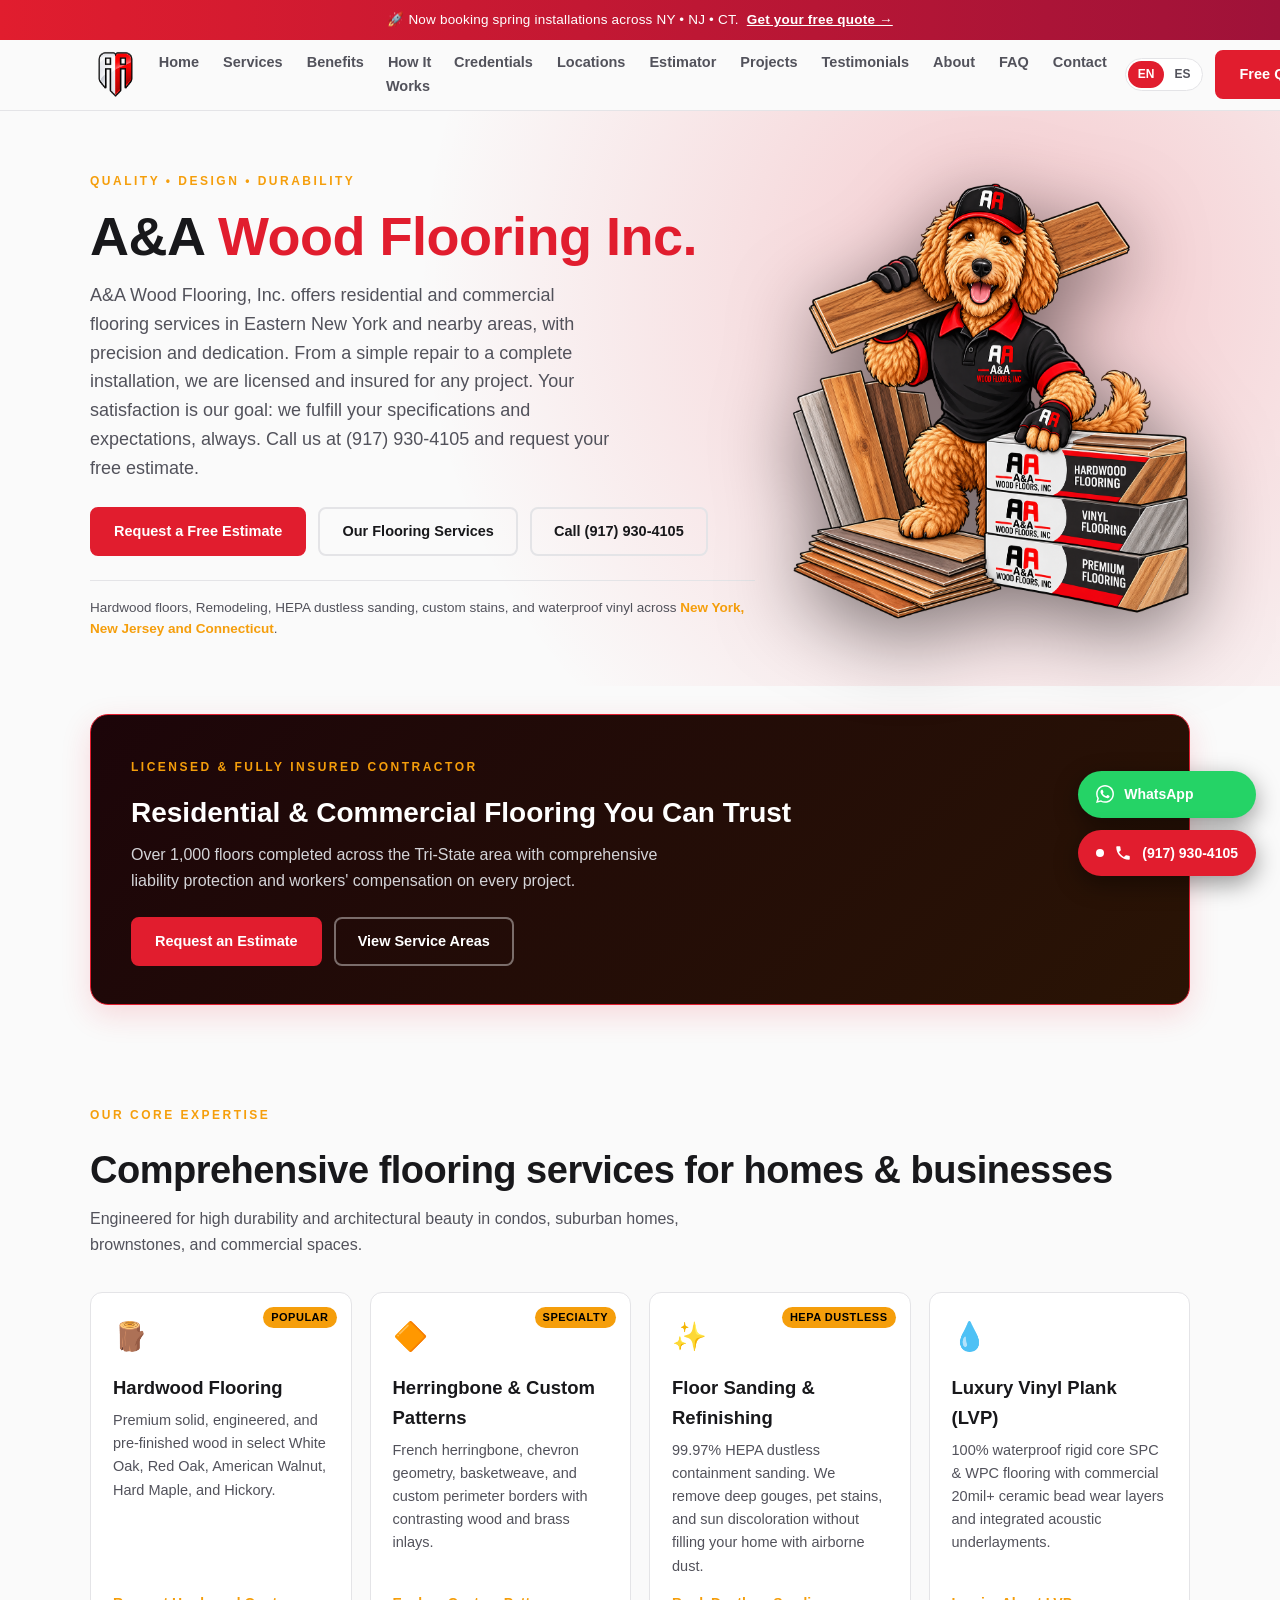
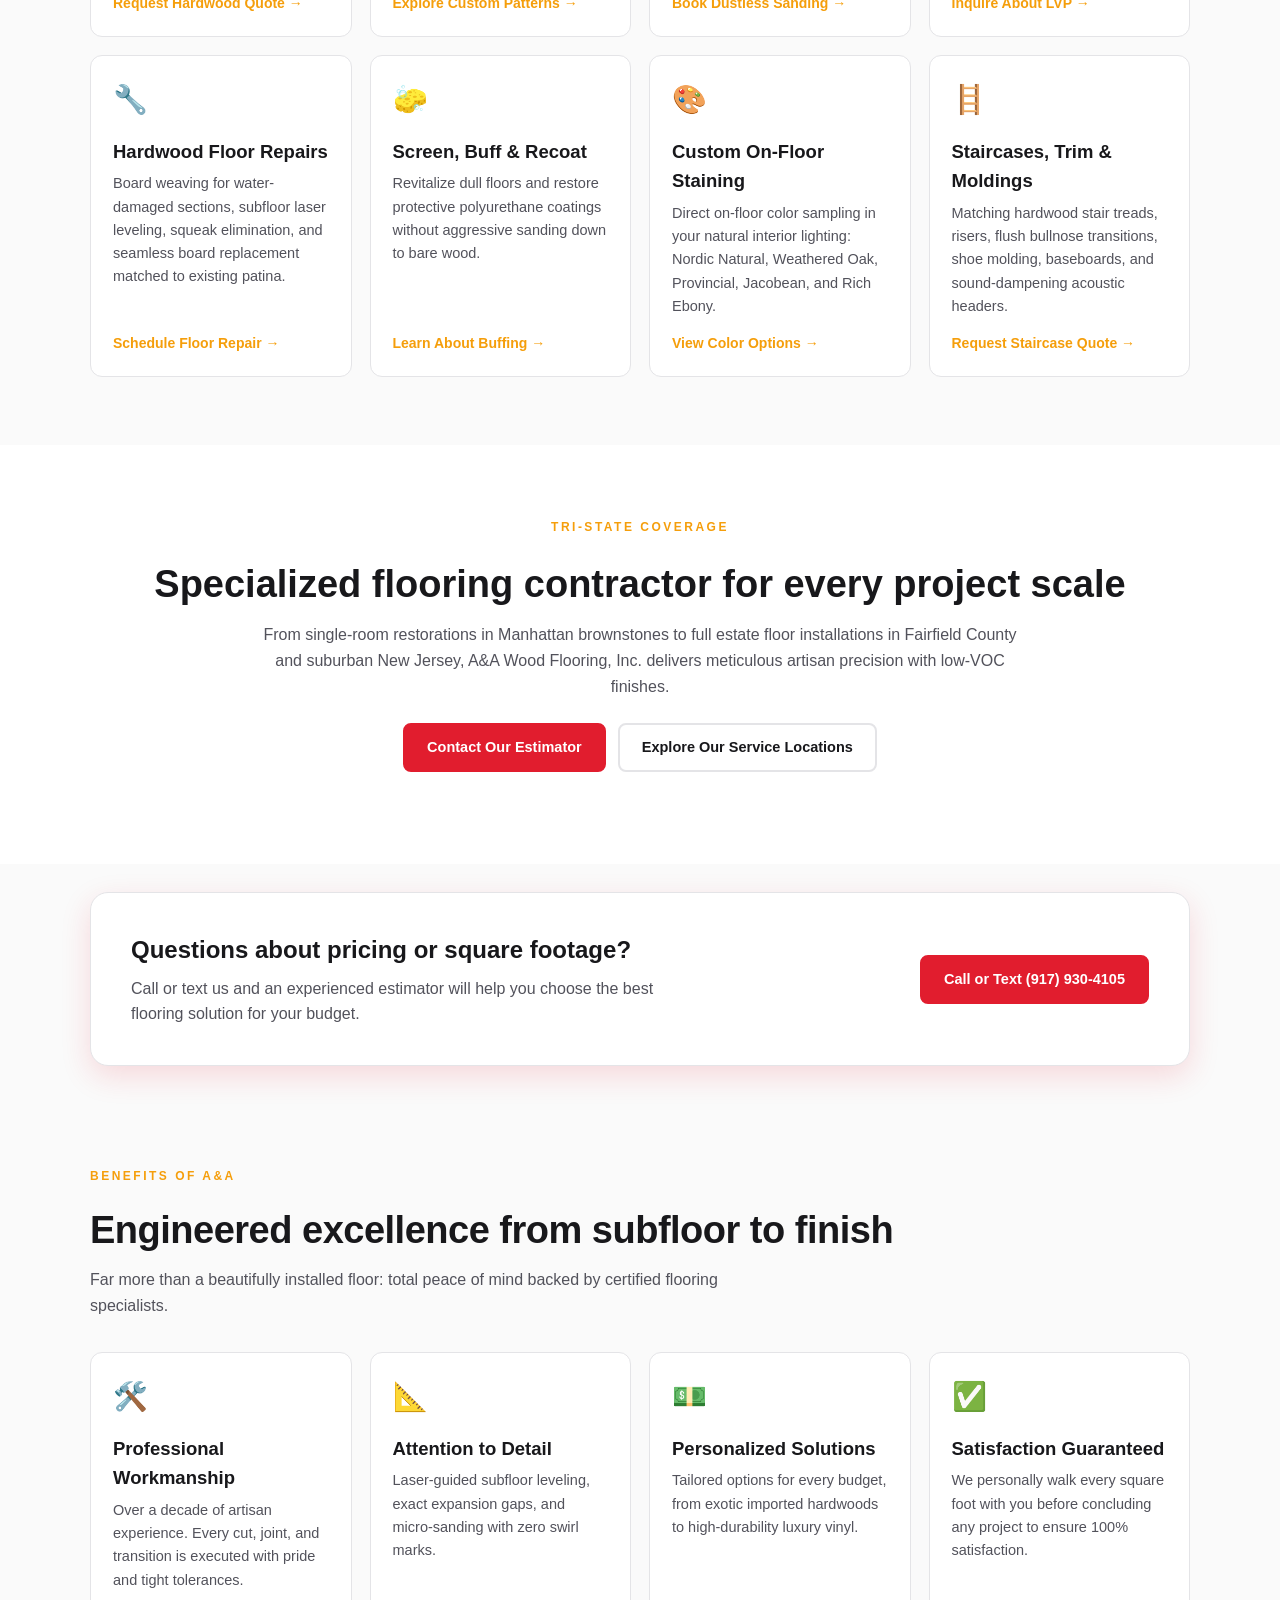
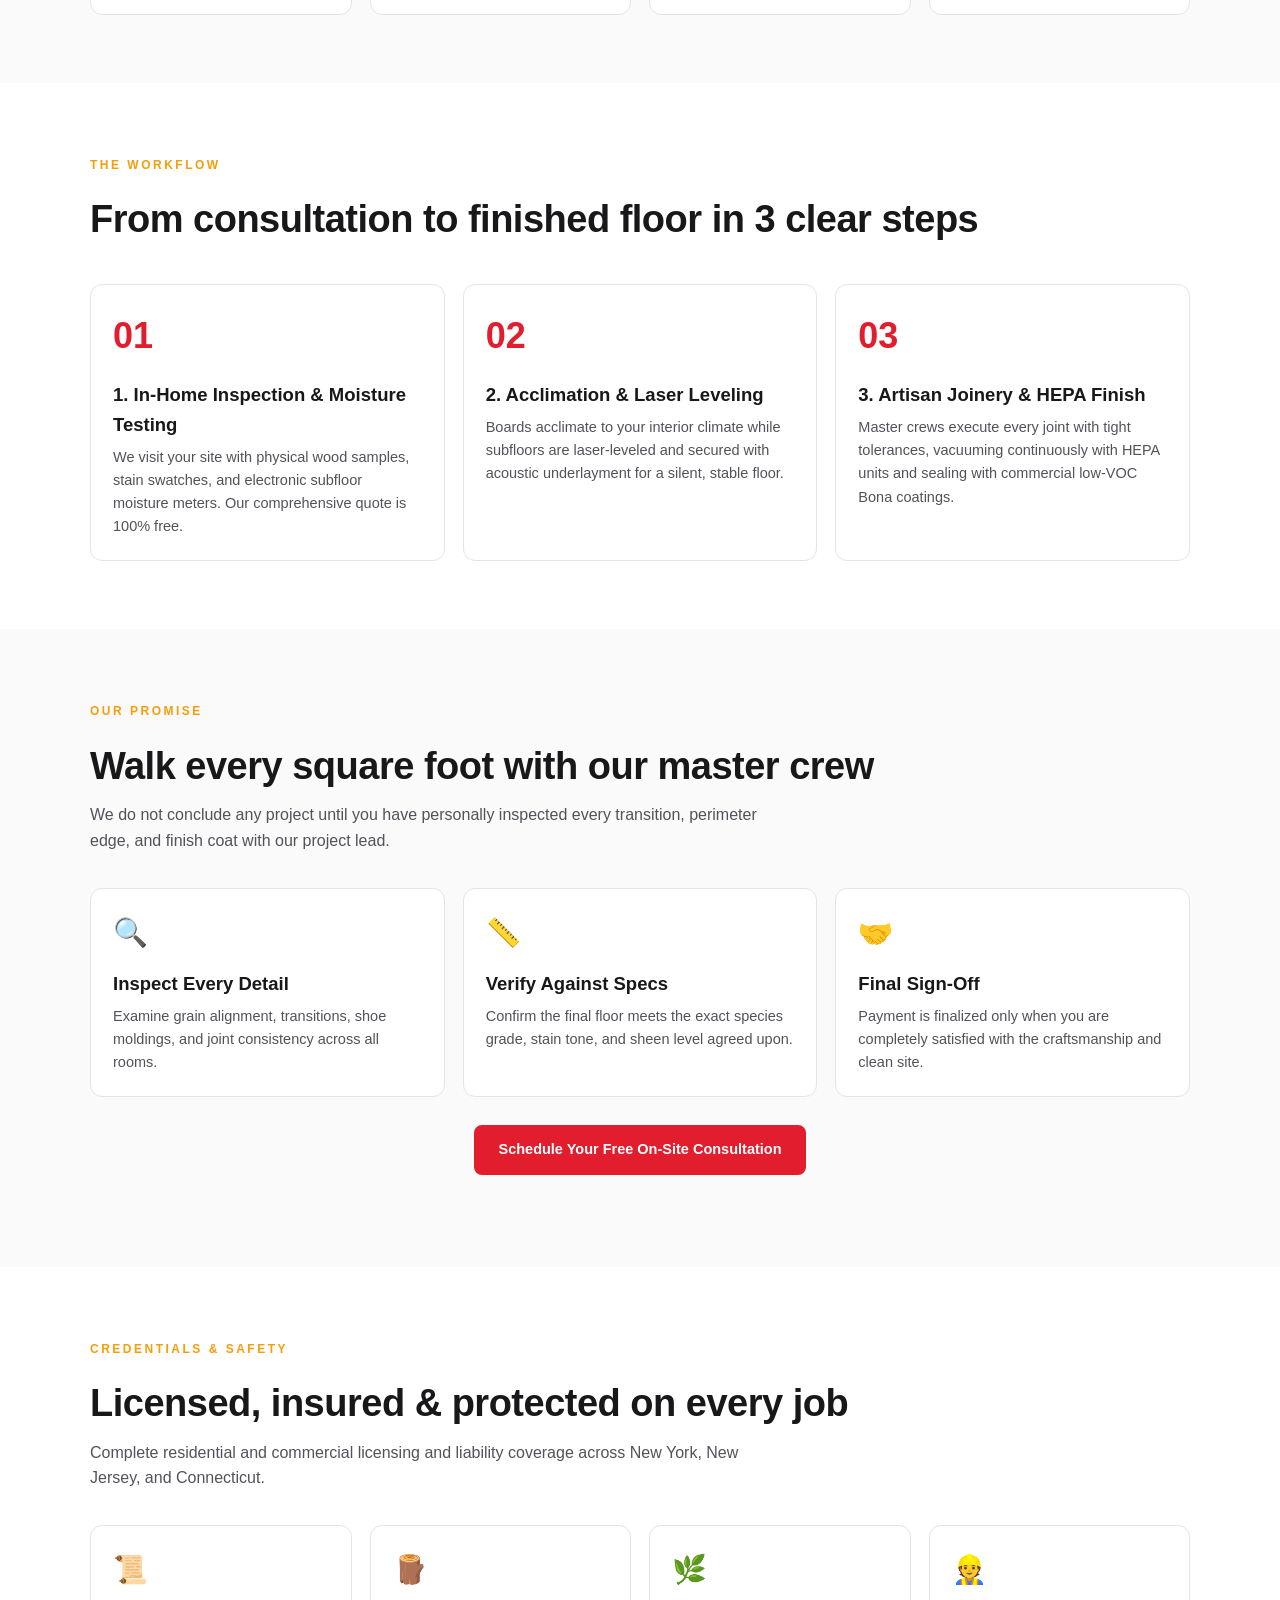
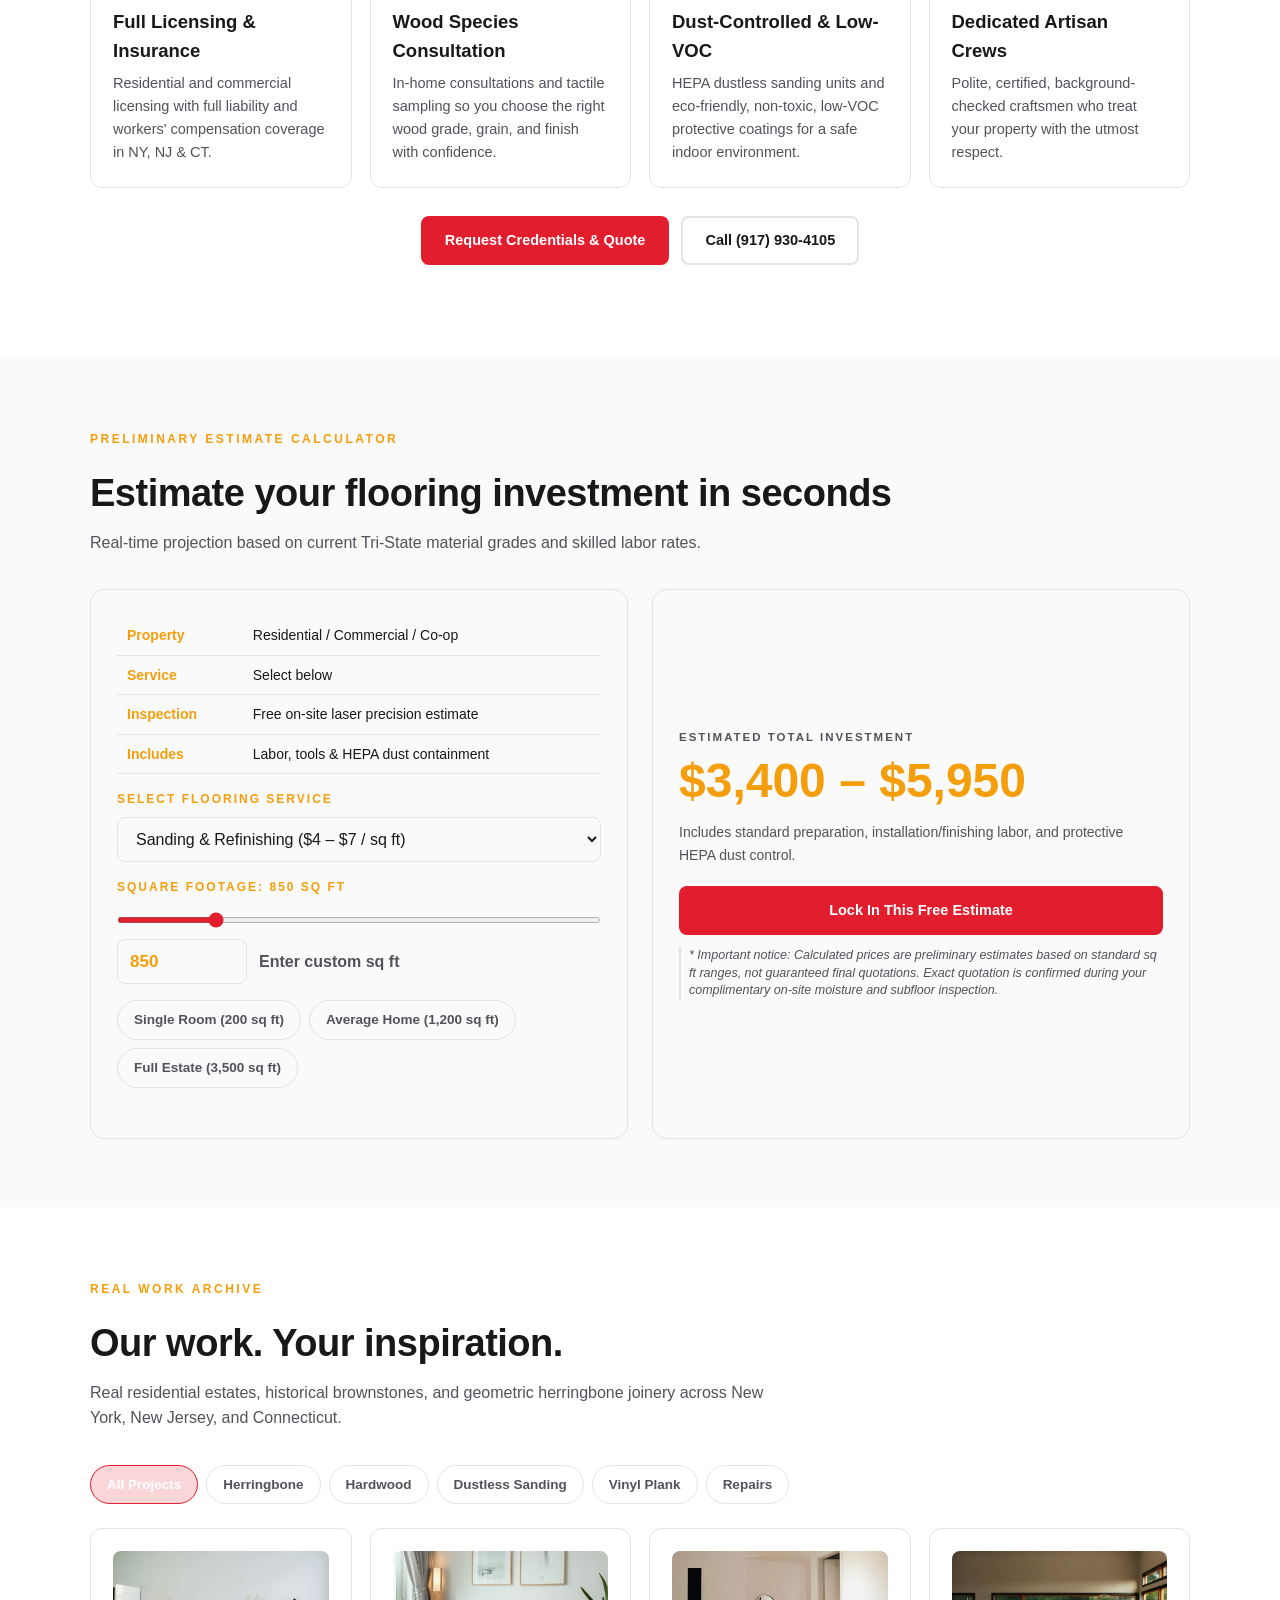
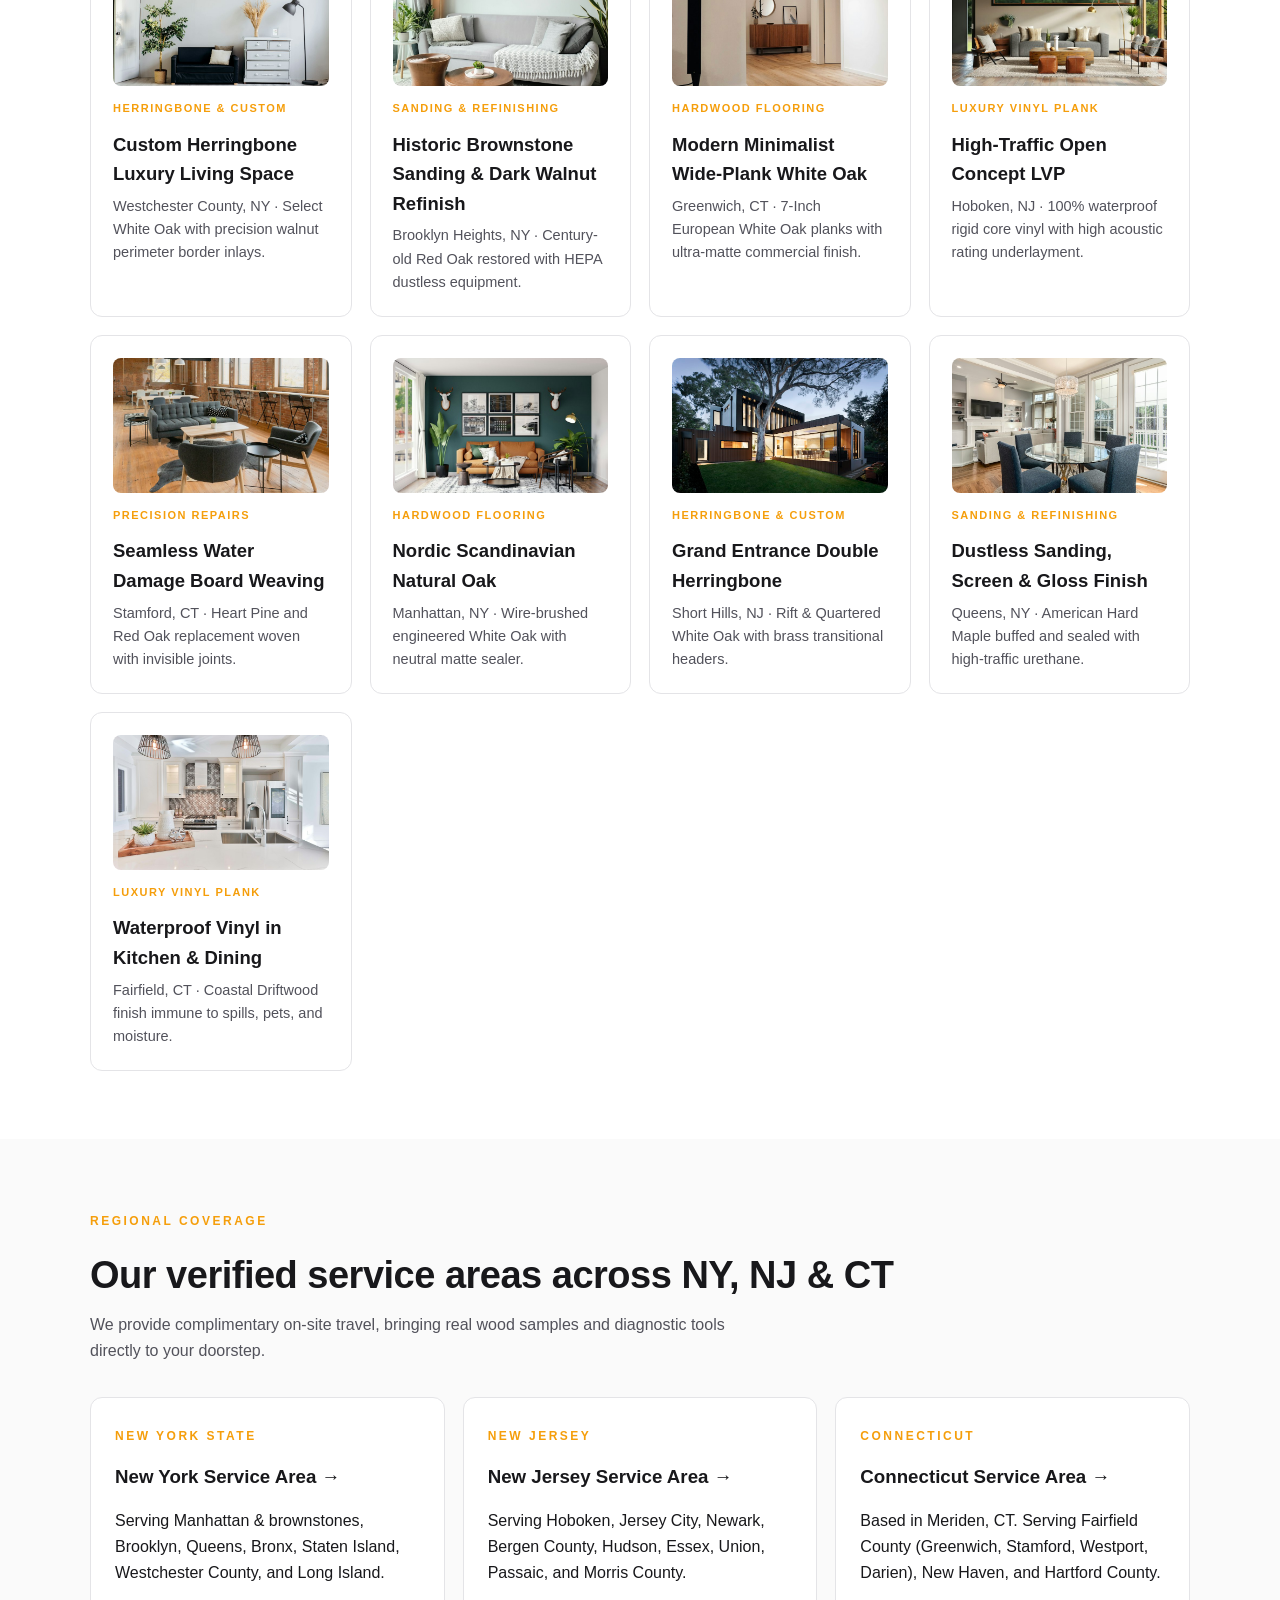
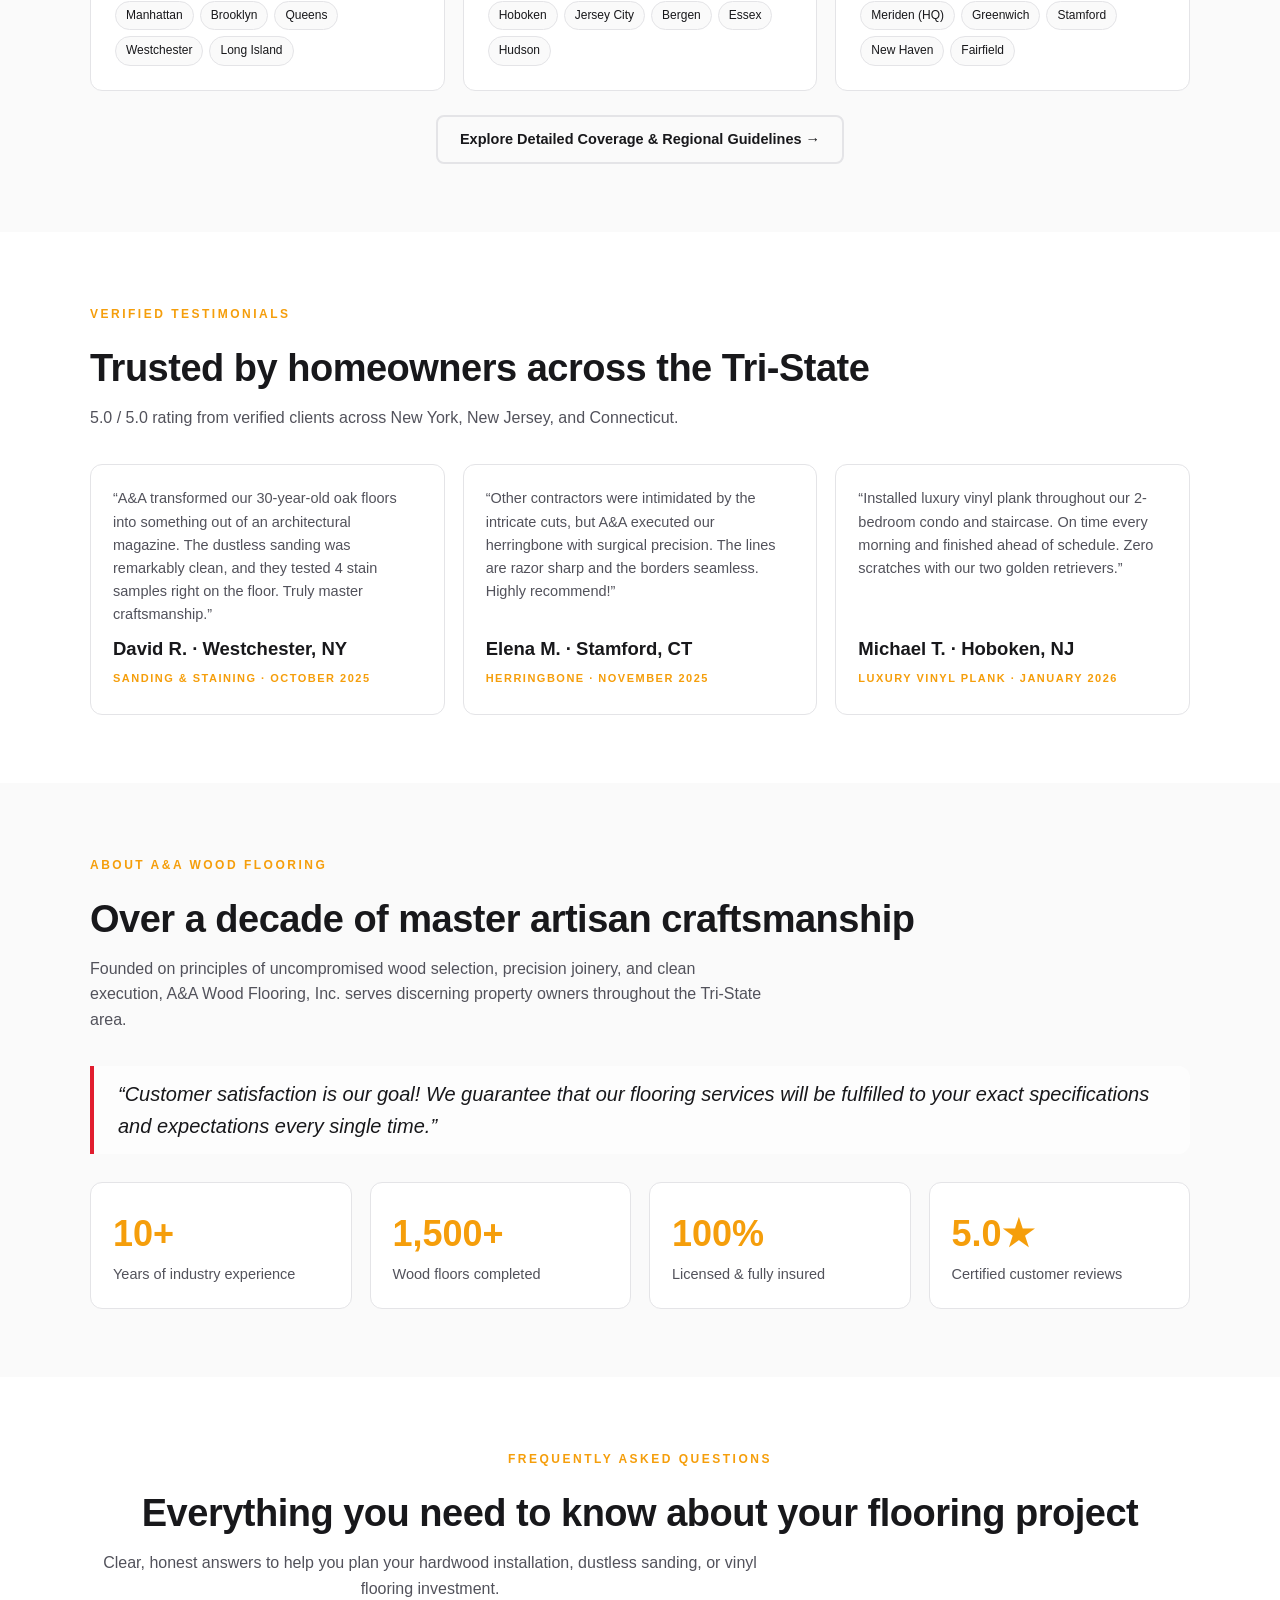
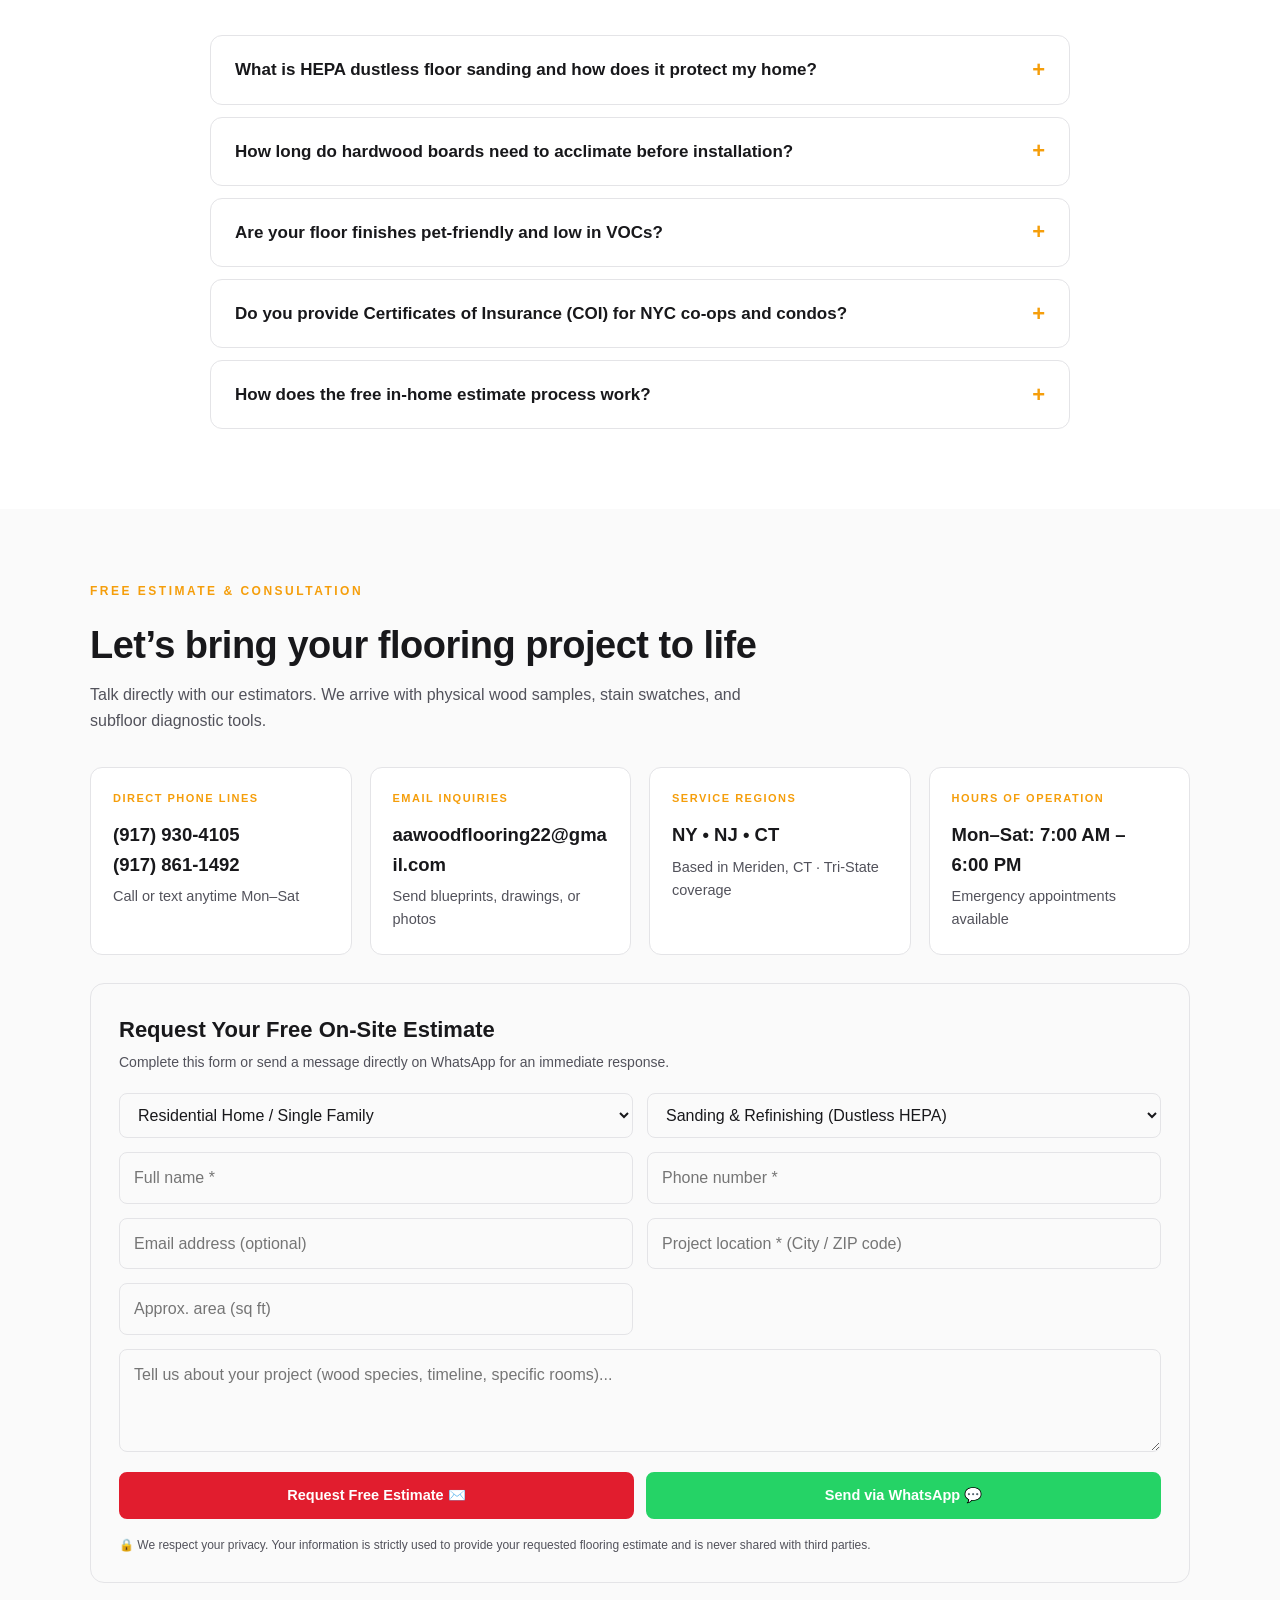
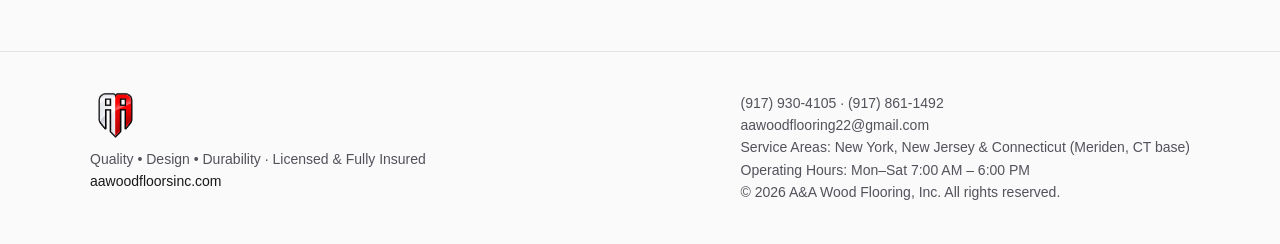
<file: index.html>
<!DOCTYPE html>
<html lang="en">
<head>
  <meta charset="utf-8">
  <meta name="viewport" content="width=device-width, initial-scale=1, viewport-fit=cover">
  <link rel="icon" href="/assets/beaver.webp" type="image/webp">
  <link rel="apple-touch-icon" href="/assets/beaver.webp">
  <link rel="manifest" href="/site.webmanifest">
  <meta name="theme-color" content="#e11d2e">

  <!-- Primary Technical SEO -->
  <title>A&amp;A Wood Flooring, Inc. | Hardwood Flooring &amp; Floor Installation in NY, NJ &amp; CT</title>
  <meta name="description" content="Professional hardwood flooring installation, custom herringbone patterns, dustless sanding, vinyl flooring, and floor refinishing across New York, New Jersey, and Connecticut. Call (917) 930-4105 for a free estimate.">
  <link rel="canonical" href="https://aawoodfloorsinc.com/">
  <meta name="robots" content="index, follow, max-image-preview:large, max-snippet:-1, max-video-preview:-1">

  <!-- Multilingual Alternates -->
  <link rel="alternate" hreflang="en-US" href="https://aawoodfloorsinc.com/">
  <link rel="alternate" hreflang="es-US" href="https://aawoodfloorsinc.com/es/">
  <link rel="alternate" hreflang="x-default" href="https://aawoodfloorsinc.com/">

  <!-- Open Graph & Social Cards -->
  <meta property="og:locale" content="en_US">
  <meta property="og:type" content="website">
  <meta property="og:site_name" content="A&amp;A Wood Flooring, Inc.">
  <meta property="og:title" content="A&amp;A Wood Flooring, Inc. | Hardwood Flooring &amp; Floor Installation">
  <meta property="og:description" content="Artisan hardwood flooring, custom herringbone joinery, HEPA dustless sanding, and waterproof LVP across NY, NJ &amp; CT. Licensed &amp; fully insured.">
  <meta property="og:url" content="https://aawoodfloorsinc.com/">
  <meta property="og:image" content="https://aawoodfloorsinc.com/assets/project-herringbone.jpg">
  <meta property="og:image:width" content="1200">
  <meta property="og:image:height" content="800">
  <meta property="og:image:alt" content="Custom white oak herringbone hardwood flooring installation">

  <!-- Twitter Card -->
  <meta name="twitter:card" content="summary_large_image">
  <meta name="twitter:title" content="A&amp;A Wood Flooring, Inc. | Flooring Contractor NY, NJ, CT">
  <meta name="twitter:description" content="Over a decade of artisan craftsmanship. Custom herringbone, dustless sanding, and luxury vinyl plank. Free in-home estimates.">
  <meta name="twitter:image" content="https://aawoodfloorsinc.com/assets/project-herringbone.jpg">

  <link rel="stylesheet" href="/styles.css">

  <!-- Schema.org JSON-LD Structured Data (Strictly Validated, Honest & Penalty-Free) -->
  <script type="application/ld+json">
  {
    "@context": "https://schema.org",
    "@graph": [
      {
        "@type": "HomeAndConstructionBusiness",
        "@id": "https://aawoodfloorsinc.com/#business",
        "name": "A&A Wood Flooring, Inc.",
        "url": "https://aawoodfloorsinc.com/",
        "logo": "https://aawoodfloorsinc.com/assets/beaver.webp",
        "image": "https://aawoodfloorsinc.com/assets/project-herringbone.jpg",
        "telephone": ["+1-917-930-4105", "+1-917-861-1492"],
        "email": "aawoodflooring22@gmail.com",
        "priceRange": "$$",
        "description": "Licensed and insured flooring contractor specializing in hardwood flooring installation, custom herringbone inlays, HEPA dustless sanding, subfloor repair, and luxury vinyl plank across New York, New Jersey, and Connecticut.",
        "address": {
          "@type": "PostalAddress",
          "addressLocality": "Meriden",
          "addressRegion": "CT",
          "addressCountry": "US"
        },
        "areaServed": [
          {
            "@type": "State",
            "name": "New York"
          },
          {
            "@type": "State",
            "name": "New Jersey"
          },
          {
            "@type": "State",
            "name": "Connecticut"
          }
        ],
        "openingHoursSpecification": [
          {
            "@type": "OpeningHoursSpecification",
            "dayOfWeek": ["Monday", "Tuesday", "Wednesday", "Thursday", "Friday", "Saturday"],
            "opens": "07:00",
            "closes": "18:00"
          }
        ]
      },
      {
        "@type": "WebSite",
        "@id": "https://aawoodfloorsinc.com/#website",
        "url": "https://aawoodfloorsinc.com/",
        "name": "A&A Wood Flooring, Inc.",
        "publisher": {
          "@id": "https://aawoodfloorsinc.com/#business"
        },
        "inLanguage": "en-US"
      },
      {
        "@type": "FAQPage",
        "@id": "https://aawoodfloorsinc.com/#faq",
        "mainEntity": [
          {
            "@type": "Question",
            "name": "What is HEPA dustless floor sanding and how does it protect my home?",
            "acceptedAnswer": {
              "@type": "Answer",
              "text": "Dustless sanding utilizes two-stage industrial vacuum units equipped with certified 99.97% HEPA filters connected directly to the sanding equipment. This captures airborne wood dust at the point of contact, keeping your air clean, protecting furniture, and preventing duct contamination."
            }
          },
          {
            "@type": "Question",
            "name": "How long do hardwood boards need to acclimate before installation?",
            "acceptedAnswer": {
              "@type": "Answer",
              "text": "Solid hardwood generally requires 5 to 7 days to acclimate to your interior temperature and relative humidity. Engineered flooring typically acclimates in 48 to 72 hours. We always measure subfloor and wood moisture levels with calibrated pin meters prior to beginning installation."
            }
          },
          {
            "@type": "Question",
            "name": "Are your floor finishes pet-friendly and low in VOCs?",
            "acceptedAnswer": {
              "@type": "Answer",
              "text": "Yes. We use premium commercial-grade waterborne finishes (such as Bona Traffic HD) that are GREENGUARD Gold certified for low chemical emissions. They cure rapidly, emit virtually zero odor, and provide outstanding resistance to pet claws and daily wear."
            }
          },
          {
            "@type": "Question",
            "name": "Do you provide Certificates of Insurance (COI) for NYC co-ops and condos?",
            "acceptedAnswer": {
              "@type": "Answer",
              "text": "Yes. We carry full commercial liability and workers' compensation insurance. We routinely generate building-specific Certificates of Insurance naming your property management and building board as additional insured."
            }
          },
          {
            "@type": "Question",
            "name": "How does the free in-home estimate process work?",
            "acceptedAnswer": {
              "@type": "Answer",
              "text": "An experienced estimator visits your home with actual wood species samples, stain color swatches, and moisture diagnostic tools. We measure your spaces with laser precision, evaluate the subfloor, and provide a clear written estimate with no hidden fees."
            }
          }
        ]
      }
    ]
  }
  </script>

  <!-- Google Analytics 4 Placeholder (Replace G-XXXXXXXXXX with real Measurement ID) -->
  <script async src="https://www.googletagmanager.com/gtag/js?id=G-XXXXXXXXXX"></script>
  <script>
    window.dataLayer = window.dataLayer || [];
    function gtag(){dataLayer.push(arguments);}
    gtag('js', new Date());
    gtag('config', 'G-XXXXXXXXXX');
  </script>
</head>
<body>

  <!-- Accessible Skip Navigation Link -->
  <a class="skip-link" href="#main-content">Skip to main content</a>
  <style>
    nav .w {
      display: flex;
      align-items: center;
      justify-content: space-between;
      height: 70px;
    }
    .logo {
      display: flex;
      align-items: center;
      margin-right: auto;
    }
    .logo img {
      height: 48px;
      width: auto;
      display: block;
    }
  </style>
  <!-- Top Announcement Bar -->
  <div class="top">
    <span>🚀 Now booking spring installations across NY • NJ • CT.</span>
    <a href="#contact">Get your free quote →</a>
  </div>

  <!-- Navigation Bar -->
  <nav aria-label="Main Navigation">
    <div class="w">
      <a class="logo" href="/" aria-label="A&amp;A Wood Flooring Homepage">
        <img src="assets/logo.png?v=2" alt="A&amp;A Wood Floors, Inc">
      </a>
      
      <ul id="mobile-nav-menu">
        <li><a href="#home">Home</a></li>
        <li><a href="#services">Services</a></li>
        <li><a href="#benefits">Benefits</a></li>
        <li><a href="#how">How It Works</a></li>
        <li><a href="#credentials">Credentials</a></li>
        <li><a href="/locations/">Locations</a></li>
        <li><a href="#estimator">Estimator</a></li>
        <li><a href="#projects">Projects</a></li>
        <li><a href="#testimonials">Testimonials</a></li>
        <li><a href="#about">About</a></li>
        <li><a href="#faq">FAQ</a></li>
        <li><a href="#contact">Contact</a></li>
      </ul>

      <div class="nav-actions">
        <!-- Language Switcher: English (Active) / Spanish -->
        <div class="lang-switch" role="group" aria-label="Language selection">
          <a href="/" class="active" aria-label="English language selected" style="padding:4px 10px;border-radius:16px;background:var(--red);color:#fff;font-size:12px;font-weight:700;">EN</a>
          <a href="/es/" aria-label="Switch to Spanish version" style="padding:4px 10px;border-radius:16px;color:var(--mut);font-size:12px;font-weight:700;">ES</a>
        </div>

        <a class="btn" href="#contact">Free Quote</a>

        <!-- Mobile Hamburger Toggle -->
        <button id="nav-toggle" class="nav-toggle" aria-label="Toggle navigation menu" aria-expanded="false" aria-controls="mobile-nav-menu">
          <span></span><span></span><span></span>
        </button>
      </div>
    </div>
  </nav>

  <!-- Mobile Backdrop Overlay -->
  <div id="nav-backdrop" class="nav-backdrop"></div>

  <!-- Main Content Landmark -->
  <main id="main-content">

    <!-- Hero Section -->
    <header class="hero" id="home">
      <div class="w">
        <div>
          <div class="tag">QUALITY • DESIGN • DURABILITY</div>
          <h1>A&amp;A <span>Wood Flooring Inc.</span></h1>
          <p>A&amp;A Wood Flooring, Inc. offers residential and commercial flooring services in Eastern New York and nearby areas, with precision and dedication. From a simple repair to a complete installation, we are licensed and insured for any project. Your satisfaction is our goal: we fulfill your specifications and expectations, always. Call us at (917) 930-4105 and request your free estimate.</p>
          
          <div class="cta">
            <a class="btn" href="#contact">Request a Free Estimate</a>
            <a class="btn o" href="#services">Our Flooring Services</a>
            <a class="btn o" href="tel:+19179304105">Call (917) 930-4105</a>
          </div>
          
          <div class="lang">
            Hardwood floors, Remodeling, HEPA dustless sanding, custom stains, and waterproof vinyl across <b>New York, New Jersey and Connecticut</b>.
          </div>
        </div>
        
        <img alt="A&amp;A Wood Flooring craftsman beaver mascot holding hardwood log" src="assets/beaver.webp?v=2" width="440" height="440" fetchpriority="high">
      </div>
    </header>

    <!-- Verified Licensing & Insurance Banner -->
    <section class="py-28" aria-label="Licensing and Credentials Summary">
      <div class="w">
        <div class="cert">
          <div>
            <div class="tag">LICENSED &amp; FULLY INSURED CONTRACTOR</div>
            <h2 style="margin:6px 0;font-size:28px">Residential &amp; Commercial Flooring You Can Trust</h2>
            <p>Over 1,000 floors completed across the Tri-State area with comprehensive liability protection and workers' compensation on every project.</p>
          </div>
          <div class="cta" style="margin:0">
            <a class="btn" href="#contact">Request an Estimate</a>
            <a class="btn o" style="color:#fff;border-color:rgba(255,255,255,0.4)" href="/locations/">View Service Areas</a>
          </div>
        </div>
      </div>
    </section>

    <!-- Services Grid -->
    <section id="services">
      <div class="w">
        <div class="h">
          <div class="tag">OUR CORE EXPERTISE</div>
          <h2>Comprehensive flooring services for homes &amp; businesses</h2>
          <p>Engineered for high durability and architectural beauty in condos, suburban homes, brownstones, and commercial spaces.</p>
        </div>

        <div class="grid">
          <article class="card">
            <span class="new">POPULAR</span>
            <i>🪵</i>
            <h3>Hardwood Flooring</h3>
            <p>Premium solid, engineered, and pre-finished wood in select White Oak, Red Oak, American Walnut, Hard Maple, and Hickory.</p>
            <a class="more" href="#contact">Request Hardwood Quote →</a>
          </article>

          <article class="card">
            <span class="new">SPECIALTY</span>
            <i>🔶</i>
            <h3>Herringbone &amp; Custom Patterns</h3>
            <p>French herringbone, chevron geometry, basketweave, and custom perimeter borders with contrasting wood and brass inlays.</p>
            <a class="more" href="#contact">Explore Custom Patterns →</a>
          </article>

          <article class="card">
            <span class="new">HEPA DUSTLESS</span>
            <i>✨</i>
            <h3>Floor Sanding &amp; Refinishing</h3>
            <p>99.97% HEPA dustless containment sanding. We remove deep gouges, pet stains, and sun discoloration without filling your home with airborne dust.</p>
            <a class="more" href="#contact">Book Dustless Sanding →</a>
          </article>

          <article class="card">
            <i>💧</i>
            <h3>Luxury Vinyl Plank (LVP)</h3>
            <p>100% waterproof rigid core SPC &amp; WPC flooring with commercial 20mil+ ceramic bead wear layers and integrated acoustic underlayments.</p>
            <a class="more" href="#contact">Inquire About LVP →</a>
          </article>

          <article class="card">
            <i>🔧</i>
            <h3>Hardwood Floor Repairs</h3>
            <p>Board weaving for water-damaged sections, subfloor laser leveling, squeak elimination, and seamless board replacement matched to existing patina.</p>
            <a class="more" href="#contact">Schedule Floor Repair →</a>
          </article>

          <article class="card">
            <i>🧽</i>
            <h3>Screen, Buff &amp; Recoat</h3>
            <p>Revitalize dull floors and restore protective polyurethane coatings without aggressive sanding down to bare wood.</p>
            <a class="more" href="#contact">Learn About Buffing →</a>
          </article>

          <article class="card">
            <i>🎨</i>
            <h3>Custom On-Floor Staining</h3>
            <p>Direct on-floor color sampling in your natural interior lighting: Nordic Natural, Weathered Oak, Provincial, Jacobean, and Rich Ebony.</p>
            <a class="more" href="#contact">View Color Options →</a>
          </article>

          <article class="card">
            <i>🪜</i>
            <h3>Staircases, Trim &amp; Moldings</h3>
            <p>Matching hardwood stair treads, risers, flush bullnose transitions, shoe molding, baseboards, and sound-dampening acoustic headers.</p>
            <a class="more" href="#contact">Request Staircase Quote →</a>
          </article>
        </div>
      </div>
    </section>

    <!-- Contractor Callout Banner -->
    <section class="bg-surf">
      <div class="w text-center">
        <div class="tag">TRI-STATE COVERAGE</div>
        <h2 style="font-size:clamp(26px,4vw,38px);margin:8px 0">Specialized flooring contractor for every project scale</h2>
        <p class="section-lead">From single-room restorations in Manhattan brownstones to full estate floor installations in Fairfield County and suburban New Jersey, A&amp;A Wood Flooring, Inc. delivers meticulous artisan precision with low-VOC finishes.</p>
        <div class="cta" style="justify-content:center">
          <a class="btn" href="#contact">Contact Our Estimator</a>
          <a class="btn o" href="/locations/">Explore Our Service Locations</a>
        </div>
      </div>
    </section>

    <!-- Quick Pricing Bar -->
    <section class="py-28">
      <div class="w">
        <div class="cert" style="background:var(--surf);color:var(--tx);border-color:var(--line)">
          <div>
            <h2 style="margin:0 0 6px;font-size:24px">Questions about pricing or square footage?</h2>
            <p style="color:var(--mut);margin:0">Call or text us and an experienced estimator will help you choose the best flooring solution for your budget.</p>
          </div>
          <a class="btn" href="tel:+19179304105">Call or Text (917) 930-4105</a>
        </div>
      </div>
    </section>

    <!-- Benefits Section -->
    <section id="benefits">
      <div class="w">
        <div class="h">
          <div class="tag">BENEFITS OF A&amp;A</div>
          <h2>Engineered excellence from subfloor to finish</h2>
          <p>Far more than a beautifully installed floor: total peace of mind backed by certified flooring specialists.</p>
        </div>
        <div class="grid">
          <div class="card">
            <i>🛠️</i>
            <h3>Professional Workmanship</h3>
            <p>Over a decade of artisan experience. Every cut, joint, and transition is executed with pride and tight tolerances.</p>
          </div>
          <div class="card">
            <i>📐</i>
            <h3>Attention to Detail</h3>
            <p>Laser-guided subfloor leveling, exact expansion gaps, and micro-sanding with zero swirl marks.</p>
          </div>
          <div class="card">
            <i>💵</i>
            <h3>Personalized Solutions</h3>
            <p>Tailored options for every budget, from exotic imported hardwoods to high-durability luxury vinyl.</p>
          </div>
          <div class="card">
            <i>✅</i>
            <h3>Satisfaction Guaranteed</h3>
            <p>We personally walk every square foot with you before concluding any project to ensure 100% satisfaction.</p>
          </div>
        </div>
      </div>
    </section>

    <!-- How It Works (3 Steps) -->
    <section id="how" class="bg-surf">
      <div class="w">
        <div class="h">
          <div class="tag">THE WORKFLOW</div>
          <h2>From consultation to finished floor in 3 clear steps</h2>
        </div>
        <div class="grid steps">
          <div class="card">
            <h3>1. In-Home Inspection &amp; Moisture Testing</h3>
            <p>We visit your site with physical wood samples, stain swatches, and electronic subfloor moisture meters. Our comprehensive quote is 100% free.</p>
          </div>
          <div class="card">
            <h3>2. Acclimation &amp; Laser Leveling</h3>
            <p>Boards acclimate to your interior climate while subfloors are laser-leveled and secured with acoustic underlayment for a silent, stable floor.</p>
          </div>
          <div class="card">
            <h3>3. Artisan Joinery &amp; HEPA Finish</h3>
            <p>Master crews execute every joint with tight tolerances, vacuuming continuously with HEPA units and sealing with commercial low-VOC Bona coatings.</p>
          </div>
        </div>
      </div>
    </section>

    <!-- The A&A Satisfaction Walkthrough -->
    <section id="challenge">
      <div class="w">
        <div class="h">
          <div class="tag">OUR PROMISE</div>
          <h2>Walk every square foot with our master crew</h2>
          <p>We do not conclude any project until you have personally inspected every transition, perimeter edge, and finish coat with our project lead.</p>
        </div>
        <div class="grid">
          <div class="card"><i>🔍</i><h3>Inspect Every Detail</h3><p>Examine grain alignment, transitions, shoe moldings, and joint consistency across all rooms.</p></div>
          <div class="card"><i>📏</i><h3>Verify Against Specs</h3><p>Confirm the final floor meets the exact species grade, stain tone, and sheen level agreed upon.</p></div>
          <div class="card"><i>🤝</i><h3>Final Sign-Off</h3><p>Payment is finalized only when you are completely satisfied with the craftsmanship and clean site.</p></div>
        </div>
        <div class="cta" style="justify-content:center;margin-top:28px">
          <a class="btn" href="#contact">Schedule Your Free On-Site Consultation</a>
        </div>
      </div>
    </section>

    <!-- Credentials & Safety -->
    <section id="credentials" class="bg-surf">
      <div class="w">
        <div class="h">
          <div class="tag">CREDENTIALS &amp; SAFETY</div>
          <h2>Licensed, insured &amp; protected on every job</h2>
          <p>Complete residential and commercial licensing and liability coverage across New York, New Jersey, and Connecticut.</p>
        </div>
        <div class="grid">
          <div class="card">
            <i>📜</i>
            <h3>Full Licensing &amp; Insurance</h3>
            <p>Residential and commercial licensing with full liability and workers' compensation coverage in NY, NJ &amp; CT.</p>
          </div>
          <div class="card">
            <i>🪵</i>
            <h3>Wood Species Consultation</h3>
            <p>In-home consultations and tactile sampling so you choose the right wood grade, grain, and finish with confidence.</p>
          </div>
          <div class="card">
            <i>🌿</i>
            <h3>Dust-Controlled &amp; Low-VOC</h3>
            <p>HEPA dustless sanding units and eco-friendly, non-toxic, low-VOC protective coatings for a safe indoor environment.</p>
          </div>
          <div class="card">
            <i>👷</i>
            <h3>Dedicated Artisan Crews</h3>
            <p>Polite, certified, background-checked craftsmen who treat your property with the utmost respect.</p>
          </div>
        </div>
        <div class="cta" style="justify-content:center;margin-top:28px">
          <a class="btn" href="#contact">Request Credentials &amp; Quote</a>
          <a class="btn o" href="tel:+19179304105">Call (917) 930-4105</a>
        </div>
      </div>
    </section>

    <!-- Interactive Cost Estimator -->
    <section id="estimator">
      <div class="w">
        <div class="h">
          <div class="tag">PRELIMINARY ESTIMATE CALCULATOR</div>
          <h2>Estimate your flooring investment in seconds</h2>
          <p>Real-time projection based on current Tri-State material grades and skilled labor rates.</p>
        </div>
        
        <div class="est">
          <div>
            <table class="hd">
              <tr><td>Property</td><td>Residential / Commercial / Co-op</td></tr>
              <tr><td>Service</td><td>Select below</td></tr>
              <tr><td>Inspection</td><td>Free on-site laser precision estimate</td></tr>
              <tr><td>Includes</td><td>Labor, tools &amp; HEPA dust containment</td></tr>
            </table>

            <label for="svc">Select Flooring Service</label>
            <select id="svc">
              <option value="4,7">Sanding &amp; Refinishing ($4 – $7 / sq ft)</option>
              <option value="8,14">Hardwood Flooring Installation ($8 – $14 / sq ft)</option>
              <option value="5,9">Luxury Vinyl Plank (LVP) ($5 – $9 / sq ft)</option>
              <option value="12,20">Herringbone &amp; Custom Patterns ($12 – $20 / sq ft)</option>
              <option value="6,10">Precision Floor Repair ($6 – $10 / sq ft)</option>
            </select>

            <label for="rng">Square Footage: <b id="sf">850</b> sq ft</label>
            <input type="range" id="rng" min="100" max="4000" step="50" value="850" aria-label="Square footage selector slider">
            
            <div class="sqft-row">
              <input type="number" id="sf-num" class="sqft-num-input" min="50" max="10000" step="50" value="850" aria-label="Square footage number input">
              <span style="color:var(--mut);font-weight:600">Enter custom sq ft</span>
            </div>

            <div class="chips">
              <button type="button" data-v="200">Single Room (200 sq ft)</button>
              <button type="button" data-v="1200">Average Home (1,200 sq ft)</button>
              <button type="button" data-v="3500">Full Estate (3,500 sq ft)</button>
            </div>
          </div>

          <div class="res">
            <small>ESTIMATED TOTAL INVESTMENT</small>
            <div id="out">$3,400 – $5,950</div>
            <p>Includes standard preparation, installation/finishing labor, and protective HEPA dust control.</p>
            <a class="btn" id="btn-lock-est" href="#contact">Lock In This Free Estimate</a>
            
            <span class="est-disclaimer">
              * Important notice: Calculated prices are preliminary estimates based on standard sq ft ranges, not guaranteed final quotations. Exact quotation is confirmed during your complimentary on-site moisture and subfloor inspection.
            </span>
          </div>
        </div>
      </div>
    </section>

    <!-- Projects Portfolio Gallery -->
    <section id="projects" class="bg-surf">
      <div class="w">
        <div class="h">
          <div class="tag">REAL WORK ARCHIVE</div>
          <h2>Our work. Your inspiration.</h2>
          <p>Real residential estates, historical brownstones, and geometric herringbone joinery across New York, New Jersey, and Connecticut.</p>
        </div>

        <!-- Filter Chips -->
        <div class="chips" id="flt" role="toolbar" aria-label="Project portfolio filter">
          <button class="on" data-f="">All Projects</button>
          <button data-f="HERRINGBONE">Herringbone</button>
          <button data-f="HARDWOOD">Hardwood</button>
          <button data-f="SANDING">Dustless Sanding</button>
          <button data-f="LVP">Vinyl Plank</button>
          <button data-f="REPAIRS">Repairs</button>
        </div>

        <!-- Project Cards Grid with Local Images -->
        <div class="grid" id="pj">
          <div class="card" data-c="HERRINGBONE">
            <div class="card-img-wrap">
              <img class="card-img" src="/assets/project-herringbone.jpg" alt="Custom Herringbone floor in Westchester living space" loading="lazy" width="600" height="375">
            </div>
            <small class="tg">HERRINGBONE &amp; CUSTOM</small>
            <h3>Custom Herringbone Luxury Living Space</h3>
            <p>Westchester County, NY · Select White Oak with precision walnut perimeter border inlays.</p>
          </div>

          <div class="card" data-c="SANDING">
            <div class="card-img-wrap">
              <img class="card-img" src="/assets/project-sanding.jpg" alt="Historic Brownstone dustless sanding and dark walnut refinish" loading="lazy" width="600" height="375">
            </div>
            <small class="tg">SANDING &amp; REFINISHING</small>
            <h3>Historic Brownstone Sanding &amp; Dark Walnut Refinish</h3>
            <p>Brooklyn Heights, NY · Century-old Red Oak restored with HEPA dustless equipment.</p>
          </div>

          <div class="card" data-c="HARDWOOD">
            <div class="card-img-wrap">
              <img class="card-img" src="/assets/project-hardwood.jpg" alt="Wide plank white oak hardwood flooring in Greenwich CT" loading="lazy" width="600" height="375">
            </div>
            <small class="tg">HARDWOOD FLOORING</small>
            <h3>Modern Minimalist Wide-Plank White Oak</h3>
            <p>Greenwich, CT · 7-Inch European White Oak planks with ultra-matte commercial finish.</p>
          </div>

          <div class="card" data-c="LVP">
            <div class="card-img-wrap">
              <img class="card-img" src="/assets/project-lvp.jpg" alt="High-traffic open concept luxury vinyl plank in Hoboken NJ" loading="lazy" width="600" height="375">
            </div>
            <small class="tg">LUXURY VINYL PLANK</small>
            <h3>High-Traffic Open Concept LVP</h3>
            <p>Hoboken, NJ · 100% waterproof rigid core vinyl with high acoustic rating underlayment.</p>
          </div>

          <div class="card" data-c="REPAIRS">
            <div class="card-img-wrap">
              <img class="card-img" src="/assets/project-repairs.jpg" alt="Water damage board weaving and precision floor repairs" loading="lazy" width="600" height="375">
            </div>
            <small class="tg">PRECISION REPAIRS</small>
            <h3>Seamless Water Damage Board Weaving</h3>
            <p>Stamford, CT · Heart Pine and Red Oak replacement woven with invisible joints.</p>
          </div>

          <div class="card" data-c="HARDWOOD">
            <div class="card-img-wrap">
              <img class="card-img" src="/assets/project-scandinavian.jpg" alt="Nordic Scandinavian natural oak engineered flooring" loading="lazy" width="600" height="375">
            </div>
            <small class="tg">HARDWOOD FLOORING</small>
            <h3>Nordic Scandinavian Natural Oak</h3>
            <p>Manhattan, NY · Wire-brushed engineered White Oak with neutral matte sealer.</p>
          </div>

          <div class="card" data-c="HERRINGBONE">
            <div class="card-img-wrap">
              <img class="card-img" src="/assets/project-luxury.jpg" alt="Double herringbone with border inlay in luxury foyer" loading="lazy" width="600" height="375">
            </div>
            <small class="tg">HERRINGBONE &amp; CUSTOM</small>
            <h3>Grand Entrance Double Herringbone</h3>
            <p>Short Hills, NJ · Rift &amp; Quartered White Oak with brass transitional headers.</p>
          </div>

          <div class="card" data-c="SANDING">
            <div class="card-img-wrap">
              <img class="card-img" src="/assets/project-refinish.jpg" alt="Dustless sanding, screen and gloss polyurethane" loading="lazy" width="600" height="375">
            </div>
            <small class="tg">SANDING &amp; REFINISHING</small>
            <h3>Dustless Sanding, Screen &amp; Gloss Finish</h3>
            <p>Queens, NY · American Hard Maple buffed and sealed with high-traffic urethane.</p>
          </div>

          <div class="card" data-c="LVP">
            <div class="card-img-wrap">
              <img class="card-img" src="/assets/project-staining.jpg" alt="Waterproof luxury vinyl in modern kitchen" loading="lazy" width="600" height="375">
            </div>
            <small class="tg">LUXURY VINYL PLANK</small>
            <h3>Waterproof Vinyl in Kitchen &amp; Dining</h3>
            <p>Fairfield, CT · Coastal Driftwood finish immune to spills, pets, and moisture.</p>
          </div>
        </div>
      </div>
    </section>

    <!-- Verified Service Locations Overview -->
    <section>
      <div class="w">
        <div class="h">
          <div class="tag">REGIONAL COVERAGE</div>
          <h2>Our verified service areas across NY, NJ &amp; CT</h2>
          <p>We provide complimentary on-site travel, bringing real wood samples and diagnostic tools directly to your doorstep.</p>
        </div>

        <div class="grid">
          <div class="region-box">
            <div class="tag">NEW YORK STATE</div>
            <h3 style="margin:8px 0"><a href="/locations/new-york/">New York Service Area →</a></h3>
            <p>Serving Manhattan &amp; brownstones, Brooklyn, Queens, Bronx, Staten Island, Westchester County, and Long Island.</p>
            <div class="county-tags">
              <span class="county-tag">Manhattan</span>
              <span class="county-tag">Brooklyn</span>
              <span class="county-tag">Queens</span>
              <span class="county-tag">Westchester</span>
              <span class="county-tag">Long Island</span>
            </div>
          </div>

          <div class="region-box">
            <div class="tag">NEW JERSEY</div>
            <h3 style="margin:8px 0"><a href="/locations/new-jersey/">New Jersey Service Area →</a></h3>
            <p>Serving Hoboken, Jersey City, Newark, Bergen County, Hudson, Essex, Union, Passaic, and Morris County.</p>
            <div class="county-tags">
              <span class="county-tag">Hoboken</span>
              <span class="county-tag">Jersey City</span>
              <span class="county-tag">Bergen</span>
              <span class="county-tag">Essex</span>
              <span class="county-tag">Hudson</span>
            </div>
          </div>

          <div class="region-box">
            <div class="tag">CONNECTICUT</div>
            <h3 style="margin:8px 0"><a href="/locations/connecticut/">Connecticut Service Area →</a></h3>
            <p>Based in Meriden, CT. Serving Fairfield County (Greenwich, Stamford, Westport, Darien), New Haven, and Hartford County.</p>
            <div class="county-tags">
              <span class="county-tag">Meriden (HQ)</span>
              <span class="county-tag">Greenwich</span>
              <span class="county-tag">Stamford</span>
              <span class="county-tag">New Haven</span>
              <span class="county-tag">Fairfield</span>
            </div>
          </div>
        </div>
        
        <div class="text-center" style="margin-top:24px">
          <a class="btn o" href="/locations/">Explore Detailed Coverage &amp; Regional Guidelines →</a>
        </div>
      </div>
    </section>

    <!-- Verified Testimonials Section -->
    <section id="testimonials" class="bg-surf">
      <div class="w">
        <div class="h">
          <div class="tag">VERIFIED TESTIMONIALS</div>
          <h2>Trusted by homeowners across the Tri-State</h2>
          <p>5.0 / 5.0 rating from verified clients across New York, New Jersey, and Connecticut.</p>
        </div>

        <div class="grid">
          <div class="card">
            <p>“A&amp;A transformed our 30-year-old oak floors into something out of an architectural magazine. The dustless sanding was remarkably clean, and they tested 4 stain samples right on the floor. Truly master craftsmanship.”</p>
            <h3>David R. · Westchester, NY</h3>
            <small class="tg">SANDING &amp; STAINING · OCTOBER 2025</small>
          </div>
          <div class="card">
            <p>“Other contractors were intimidated by the intricate cuts, but A&amp;A executed our herringbone with surgical precision. The lines are razor sharp and the borders seamless. Highly recommend!”</p>
            <h3>Elena M. · Stamford, CT</h3>
            <small class="tg">HERRINGBONE · NOVEMBER 2025</small>
          </div>
          <div class="card">
            <p>“Installed luxury vinyl plank throughout our 2-bedroom condo and staircase. On time every morning and finished ahead of schedule. Zero scratches with our two golden retrievers.”</p>
            <h3>Michael T. · Hoboken, NJ</h3>
            <small class="tg">LUXURY VINYL PLANK · JANUARY 2026</small>
          </div>
        </div>
      </div>
    </section>

    <!-- Company Heritage & Credentials -->
    <section id="about">
      <div class="w">
        <div class="h">
          <div class="tag">ABOUT A&amp;A WOOD FLOORING</div>
          <h2>Over a decade of master artisan craftsmanship</h2>
          <p>Founded on principles of uncompromised wood selection, precision joinery, and clean execution, A&amp;A Wood Flooring, Inc. serves discerning property owners throughout the Tri-State area.</p>
        </div>

        <blockquote>“Customer satisfaction is our goal! We guarantee that our flooring services will be fulfilled to your exact specifications and expectations every single time.”</blockquote>

        <div class="grid" style="margin-top:28px">
          <div class="card"><b class="big">10+</b><p>Years of industry experience</p></div>
          <div class="card"><b class="big">1,500+</b><p>Wood floors completed</p></div>
          <div class="card"><b class="big">100%</b><p>Licensed &amp; fully insured</p></div>
          <div class="card"><b class="big">5.0★</b><p>Certified customer reviews</p></div>
        </div>
      </div>
    </section>

    <!-- Frequently Asked Questions (FAQ) with Schema.org Match -->
    <section id="faq" class="bg-surf">
      <div class="w">
        <div class="h text-center">
          <div class="tag">FREQUENTLY ASKED QUESTIONS</div>
          <h2>Everything you need to know about your flooring project</h2>
          <p class="section-lead">Clear, honest answers to help you plan your hardwood installation, dustless sanding, or vinyl flooring investment.</p>
        </div>

        <div class="faq-wrap">
          <div class="faq-item">
            <button class="faq-question" type="button" aria-expanded="false">
              <span>What is HEPA dustless floor sanding and how does it protect my home?</span>
              <span class="faq-icon">+</span>
            </button>
            <div class="faq-answer">
              <div class="faq-answer-inner">
                Dustless sanding utilizes two-stage industrial vacuum units equipped with certified 99.97% HEPA filters connected directly to the sanding equipment. This captures airborne wood dust at the point of contact, keeping your air clean, protecting furniture, and preventing duct contamination.
              </div>
            </div>
          </div>

          <div class="faq-item">
            <button class="faq-question" type="button" aria-expanded="false">
              <span>How long do hardwood boards need to acclimate before installation?</span>
              <span class="faq-icon">+</span>
            </button>
            <div class="faq-answer">
              <div class="faq-answer-inner">
                Solid hardwood generally requires 5 to 7 days to acclimate to your interior temperature and relative humidity. Engineered flooring typically acclimates in 48 to 72 hours. We always measure subfloor and wood moisture levels with calibrated pin meters prior to beginning installation.
              </div>
            </div>
          </div>

          <div class="faq-item">
            <button class="faq-question" type="button" aria-expanded="false">
              <span>Are your floor finishes pet-friendly and low in VOCs?</span>
              <span class="faq-icon">+</span>
            </button>
            <div class="faq-answer">
              <div class="faq-answer-inner">
                Yes. We use premium commercial-grade waterborne finishes (such as Bona Traffic HD) that are GREENGUARD Gold certified for low chemical emissions. They cure rapidly, emit virtually zero odor, and provide outstanding resistance to pet claws and daily wear.
              </div>
            </div>
          </div>

          <div class="faq-item">
            <button class="faq-question" type="button" aria-expanded="false">
              <span>Do you provide Certificates of Insurance (COI) for NYC co-ops and condos?</span>
              <span class="faq-icon">+</span>
            </button>
            <div class="faq-answer">
              <div class="faq-answer-inner">
                Yes. We carry full commercial liability and workers' compensation insurance. We routinely generate building-specific Certificates of Insurance naming your property management and building board as additional insured.
              </div>
            </div>
          </div>

          <div class="faq-item">
            <button class="faq-question" type="button" aria-expanded="false">
              <span>How does the free in-home estimate process work?</span>
              <span class="faq-icon">+</span>
            </button>
            <div class="faq-answer">
              <div class="faq-answer-inner">
                An experienced estimator visits your home with actual wood species samples, stain color swatches, and moisture diagnostic tools. We measure your spaces with laser precision, evaluate the subfloor, and provide a clear written estimate with no hidden fees.
              </div>
            </div>
          </div>
        </div>
      </div>
    </section>

    <!-- Contact & Lead Form Section -->
    <section id="contact">
      <div class="w">
        <div class="h">
          <div class="tag">FREE ESTIMATE &amp; CONSULTATION</div>
          <h2>Let’s bring your flooring project to life</h2>
          <p>Talk directly with our estimators. We arrive with physical wood samples, stain swatches, and subfloor diagnostic tools.</p>
        </div>

        <div class="grid" style="margin-bottom:28px">
          <div class="card">
            <small class="tg">DIRECT PHONE LINES</small>
            <h3>
              <a href="tel:+19179304105">(917) 930-4105</a><br>
              <a href="tel:+19178611492">(917) 861-1492</a>
            </h3>
            <p>Call or text anytime Mon–Sat</p>
          </div>

          <div class="card">
            <small class="tg">EMAIL INQUIRIES</small>
            <h3 style="word-break:break-all"><a href="mailto:aawoodflooring22@gmail.com">aawoodflooring22@gmail.com</a></h3>
            <p>Send blueprints, drawings, or photos</p>
          </div>

          <div class="card">
            <small class="tg">SERVICE REGIONS</small>
            <h3>NY • NJ • CT</h3>
            <p>Based in Meriden, CT · Tri-State coverage</p>
          </div>

          <div class="card">
            <small class="tg">HOURS OF OPERATION</small>
            <h3>Mon–Sat: 7:00 AM – 6:00 PM</h3>
            <p>Emergency appointments available</p>
          </div>
        </div>

        <!-- Production-Ready Contact Form -->
        <form id="f" class="frm">
          <div class="form-header">
            <h3>Request Your Free On-Site Estimate</h3>
            <p>Complete this form or send a message directly on WhatsApp for an immediate response.</p>
          </div>

          <!-- Dynamic AJAX Confirmation Banner -->
          <div id="form-feedback" class="form-alert" role="alert" aria-live="polite"></div>

          <!-- Honeypot Anti-Spam Field (Hidden from humans) -->
          <input type="text" id="hp_field" name="hp_field" class="hp-field" tabindex="-1" autocomplete="off" aria-hidden="true">

          <select id="pt" name="property_type" aria-label="Property type">
            <option value="Residential Home">Residential Home / Single Family</option>
            <option value="Condo / Co-op">Apartment / Condo / Co-op</option>
            <option value="Commercial Space">Commercial / Retail Space</option>
            <option value="Historic Brownstone">Historic Brownstone / Renovation</option>
          </select>

          <select id="cs" name="service" aria-label="Flooring service required">
            <option value="Sanding &amp; Refinishing">Sanding &amp; Refinishing (Dustless HEPA)</option>
            <option value="Hardwood Flooring Installation">Hardwood Flooring Installation</option>
            <option value="Luxury Vinyl Plank (LVP)">Luxury Vinyl Plank (100% Waterproof)</option>
            <option value="Herringbone &amp; Custom Patterns">Herringbone &amp; Custom Inlay Patterns</option>
            <option value="Precision Floor Repair">Precision Floor Repair &amp; Board Weaving</option>
            <option value="Staircases &amp; Moldings">Staircases, Moldings &amp; Trims</option>
          </select>

          <input id="nm" name="name" placeholder="Full name *" required aria-label="Full name" aria-required="true">
          <input id="ph" name="phone" type="tel" placeholder="Phone number *" required aria-label="Phone number" aria-required="true">
          <input id="em" name="email" type="email" placeholder="Email address (optional)" aria-label="Email address">
          <input id="lc" name="location" placeholder="Project location * (City / ZIP code)" required aria-label="Project location" aria-required="true">
          <input id="ar" name="area" placeholder="Approx. area (sq ft)" aria-label="Approximate square footage">
          
          <textarea id="nt" name="notes" placeholder="Tell us about your project (wood species, timeline, specific rooms)..." style="grid-column:1/-1" rows="3" aria-label="Project notes"></textarea>

          <div class="form-actions">
            <button type="submit" class="btn" id="btn-submit">Request Free Estimate ✉️</button>
            <button type="button" class="btn btn-whatsapp" id="btn-whatsapp">Send via WhatsApp 💬</button>
          </div>

          <p class="privacy-notice">
            🔒 We respect your privacy. Your information is strictly used to provide your requested flooring estimate and is never shared with third parties.
          </p>
        </form>
      </div>
    </section>

  </main>

  <!-- Sticky Floating Action Buttons -->
  <aside class="sticky-cta" aria-label="Quick contact actions">
    <a href="https://wa.me/19179304105" target="_blank" rel="noopener noreferrer" class="sticky-btn whatsapp" aria-label="Chat with an estimator on WhatsApp">
      <svg viewBox="0 0 24 24" aria-hidden="true"><path d="M.057 24l1.687-6.163c-1.041-1.804-1.588-3.849-1.587-5.946.003-6.556 5.338-11.891 11.893-11.891 3.181.001 6.167 1.24 8.413 3.488 2.245 2.248 3.481 5.236 3.48 8.414-.003 6.557-5.338 11.892-11.893 11.892-1.99-.001-3.951-.5-5.688-1.448l-6.305 1.654zm6.597-3.807c1.676.995 3.276 1.591 5.392 1.592 5.448 0 9.886-4.434 9.889-9.885.002-5.462-4.415-9.89-9.881-9.892-5.452 0-9.887 4.434-9.889 9.884-.001 2.225.651 3.891 1.746 5.634l-.999 3.648 3.742-.981zm11.387-5.464c-.074-.124-.272-.198-.57-.347-.297-.149-1.758-.868-2.031-.967-.272-.099-.47-.149-.669.149-.198.297-.768.967-.941 1.165-.173.198-.347.223-.644.074-.297-.149-1.255-.462-2.39-1.475-.883-.788-1.48-1.761-1.653-2.059-.173-.297-.018-.458.13-.606.134-.133.297-.347.446-.521.151-.172.2-.296.3-.495.099-.198.05-.372-.025-.521-.075-.148-.669-1.611-.916-2.206-.242-.579-.487-.501-.669-.51l-.57-.01c-.198 0-.52.074-.792.372s-1.04 1.016-1.04 2.479 1.065 2.876 1.213 3.074c.149.198 2.095 3.2 5.076 4.487.709.306 1.263.489 1.694.626.712.226 1.36.194 1.872.118.571-.085 1.758-.719 2.006-1.413.248-.695.248-1.29.173-1.414z"/></svg>
      <span>WhatsApp</span>
    </a>

    <a href="tel:+19179304105" class="sticky-btn call" aria-label="Call (917) 930-4105">
      <div class="pulse-dot"></div>
      <svg viewBox="0 0 24 24" aria-hidden="true"><path d="M6.62 10.79c1.44 2.83 3.76 5.14 6.59 6.59l2.2-2.2c.27-.27.67-.36 1.02-.24 1.12.37 2.33.57 3.57.57.55 0 1 .45 1 1V20c0 .55-.45 1-1 1-9.39 0-17-7.61-17-17 0-.55.45-1 1-1h3.5c.55 0 1 .45 1 1 0 1.25.2 2.45.57 3.57.11.35.03.74-.25 1.02l-2.2 2.2z"/></svg>
      <span>(917) 930-4105</span>
    </a>
  </aside>

  <!-- Footer Landmark -->
  <footer>
    <div class="w">
      <div>
        <a class="logo" href="/" style="margin-bottom:8px">
          <img src="/assets/logo.png" alt="A&amp;A Wood Floors, Inc">
        </a>
        Quality • Design • Durability · Licensed &amp; Fully Insured<br>
        <span style="color:var(--tx)">aawoodfloorsinc.com</span>
      </div>
      <div>
        <a href="tel:+19179304105">(917) 930-4105</a> · <a href="tel:+19178611492">(917) 861-1492</a><br>
        <a href="mailto:aawoodflooring22@gmail.com">aawoodflooring22@gmail.com</a><br>
        Service Areas: New York, New Jersey &amp; Connecticut (Meriden, CT base)<br>
        Operating Hours: Mon–Sat 7:00 AM – 6:00 PM<br>
        © 2026 A&amp;A Wood Flooring, Inc. All rights reserved.
      </div>
    </div>
  </footer>

  <script src="/script.js"></script>
</body>
</html>
</file>
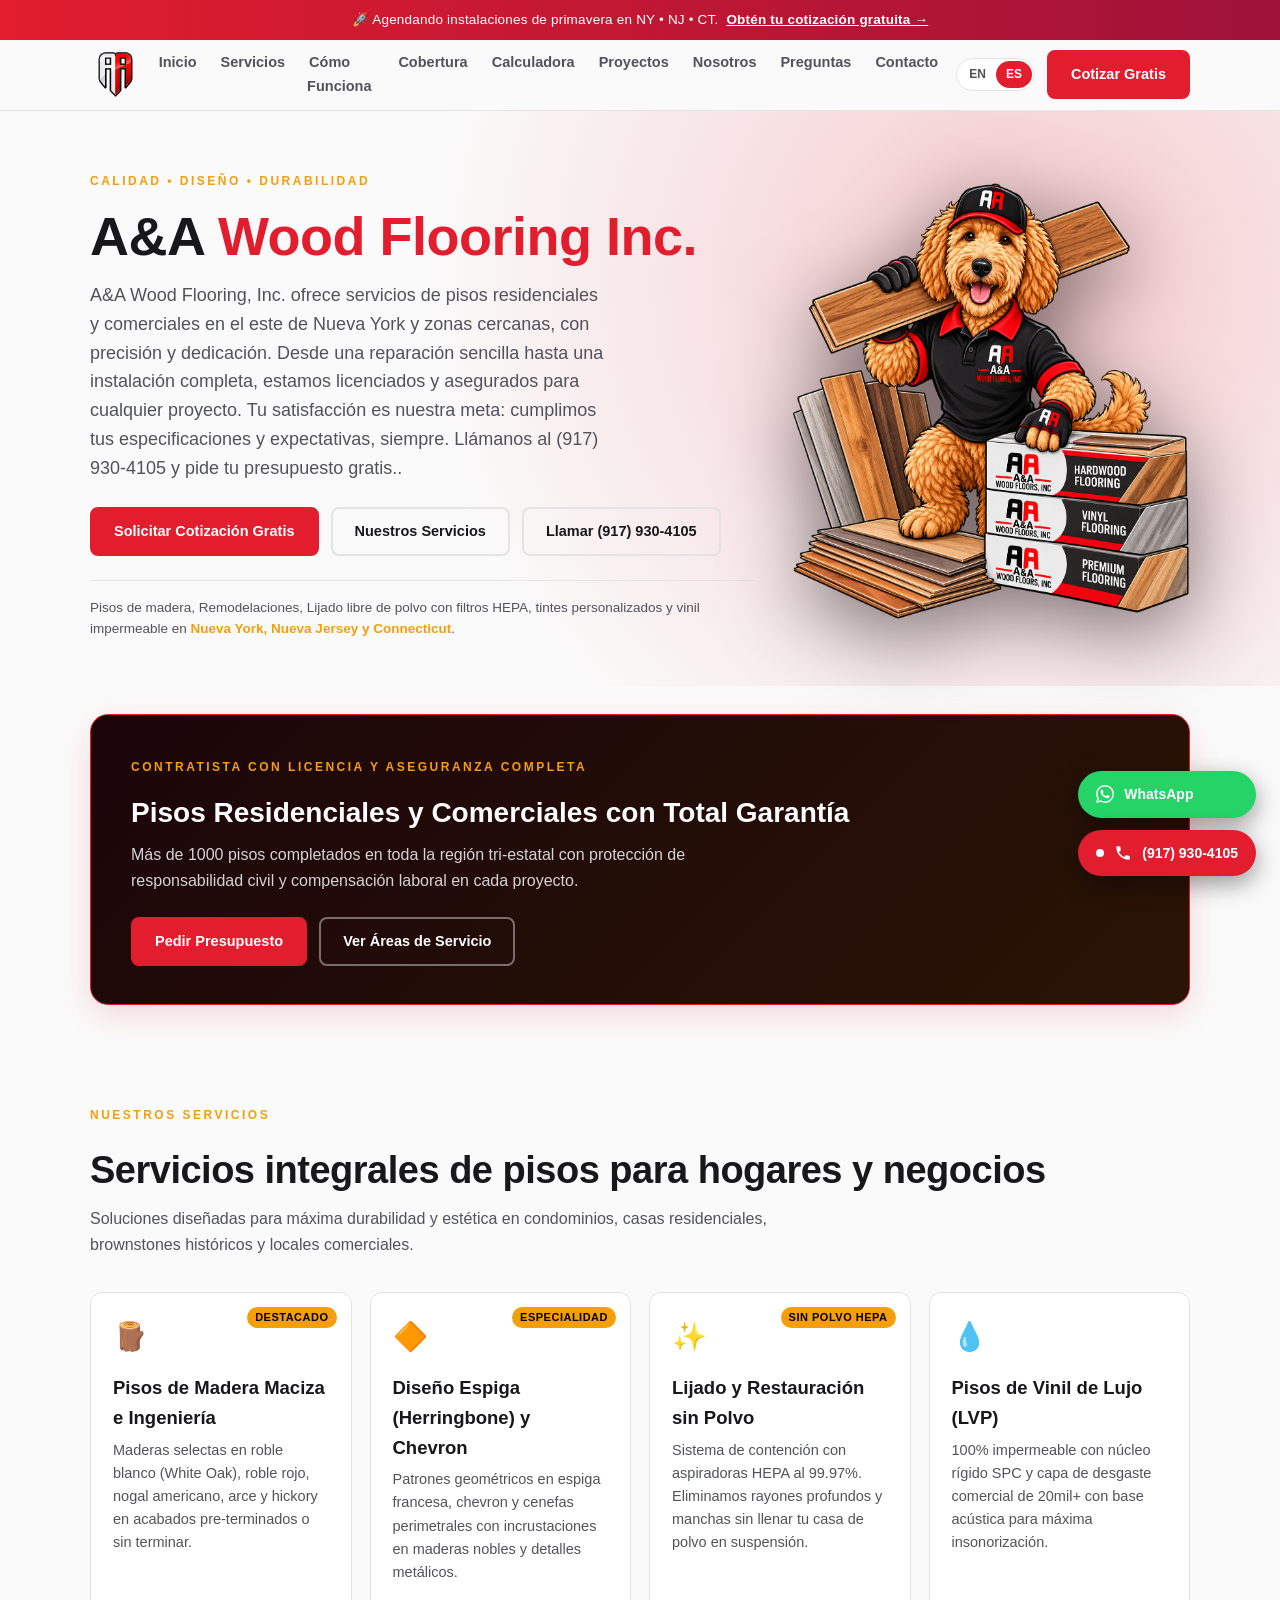
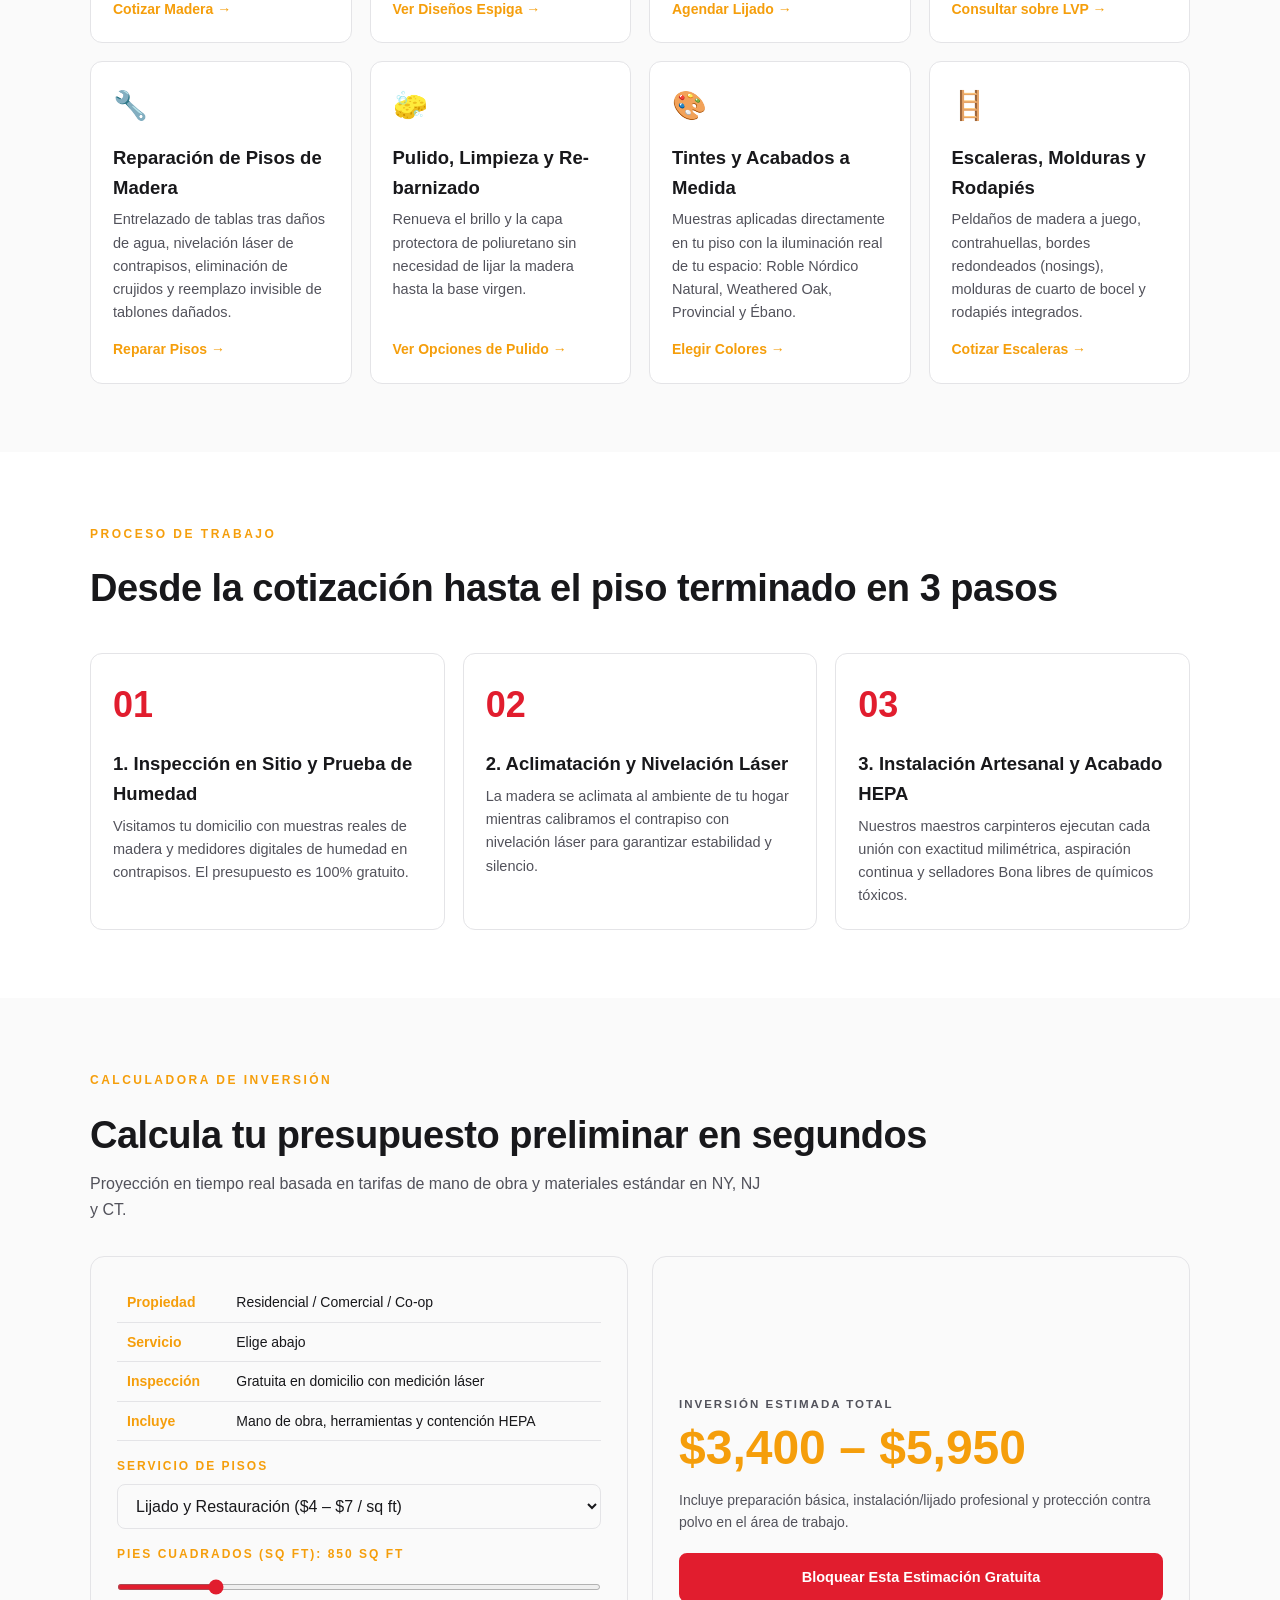
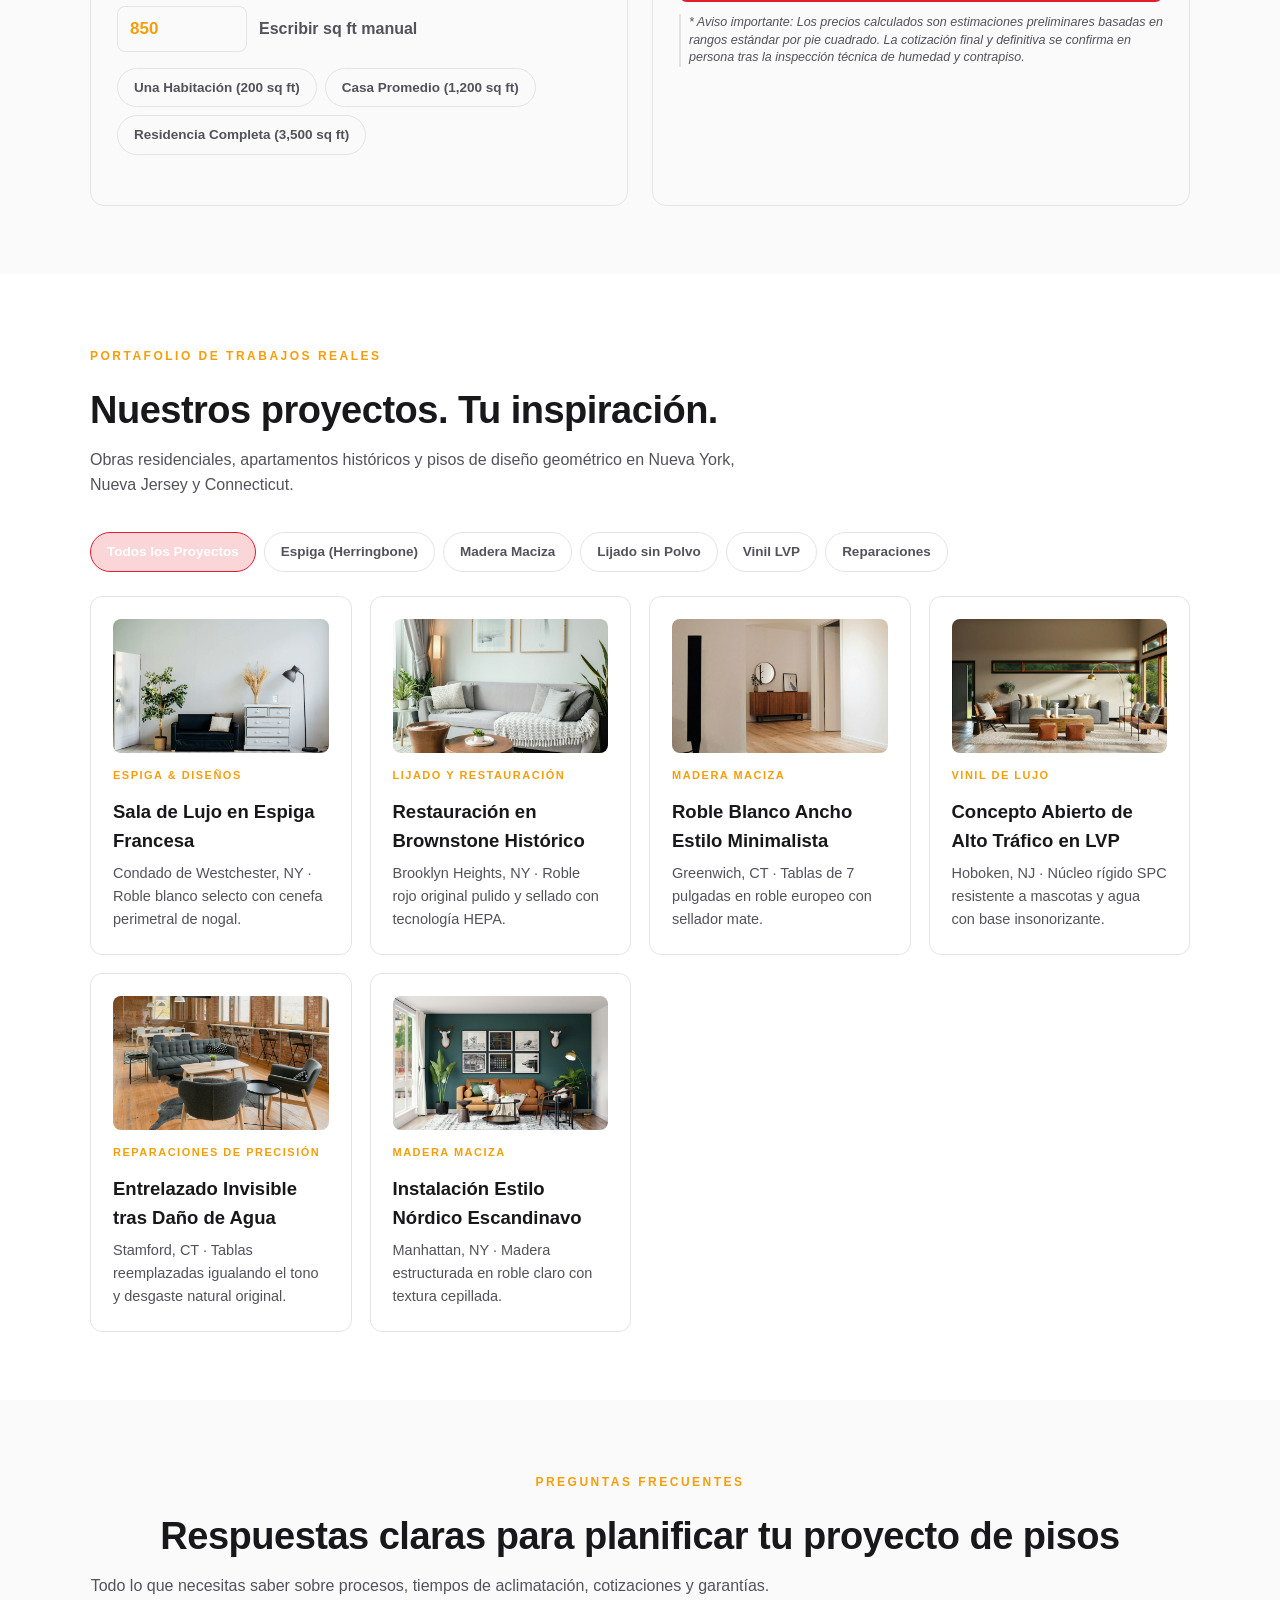
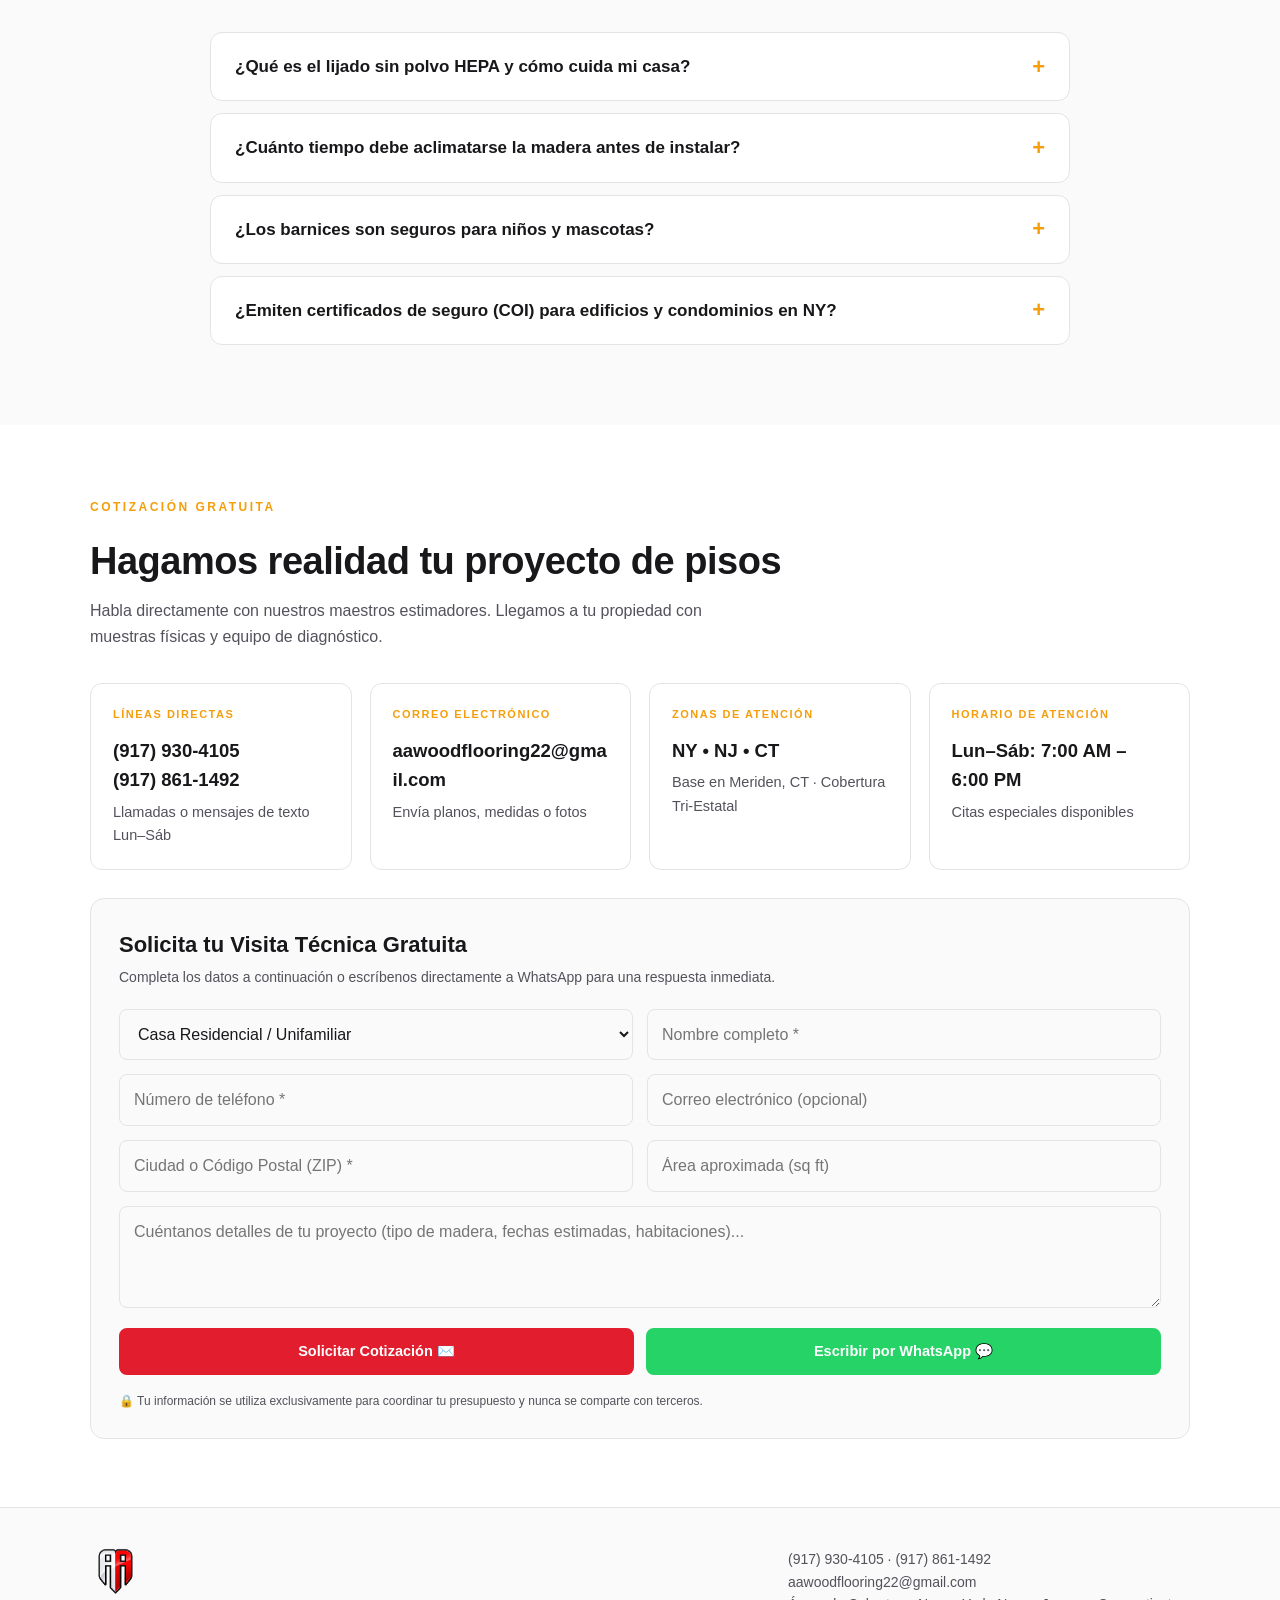
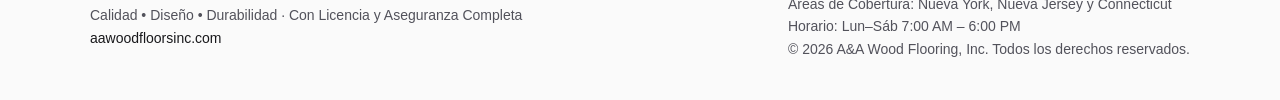
<file: es/index.html>
<!DOCTYPE html>
<html lang="es">
<head>
  <meta charset="utf-8">
  <meta name="viewport" content="width=device-width, initial-scale=1, viewport-fit=cover">
  <link rel="icon" href="/assets/beaver.webp" type="image/webp">
  <link rel="apple-touch-icon" href="/assets/beaver.webp">
  <link rel="manifest" href="/site.webmanifest">
  <meta name="theme-color" content="#e11d2e">

  <!-- SEO Técnico en Español -->
  <title>A&amp;A Wood Flooring, Inc. | Instalación de Pisos de Madera y Lijado sin Polvo</title>
  <meta name="description" content="Instalación profesional de pisos de madera maciza, diseño espiga (herringbone), lijado sin polvo HEPA, vinil de lujo (LVP) y restauración en NY, NJ y CT. Contáctenos para una cotización gratuita.">
  <link rel="canonical" href="https://aawoodfloorsinc.com/es/">
  <meta name="robots" content="index, follow, max-image-preview:large, max-snippet:-1, max-video-preview:-1">

  <!-- Etiquetas Hreflang -->
  <link rel="alternate" hreflang="en-US" href="https://aawoodfloorsinc.com/">
  <link rel="alternate" hreflang="es-US" href="https://aawoodfloorsinc.com/es/">
  <link rel="alternate" hreflang="x-default" href="https://aawoodfloorsinc.com/">

  <!-- Open Graph -->
  <meta property="og:locale" content="es_US">
  <meta property="og:type" content="website">
  <meta property="og:site_name" content="A&amp;A Wood Flooring, Inc.">
  <meta property="og:title" content="A&amp;A Wood Flooring, Inc. | Pisos de Madera en NY, NJ y CT">
  <meta property="og:description" content="Más de 10 años de experiencia artesanal en pisos de madera, diseño espiga, lijado sin polvo y pisos vinílicos impermeables. Con licencia y aseguranza completa.">
  <meta property="og:url" content="https://aawoodfloorsinc.com/es/">
  <meta property="og:image" content="https://aawoodfloorsinc.com/assets/project-herringbone.jpg">
  <meta property="og:image:width" content="1200">
  <meta property="og:image:height" content="800">

  <!-- Twitter Card -->
  <meta name="twitter:card" content="summary_large_image">
  <meta name="twitter:title" content="A&amp;A Wood Flooring, Inc. | Contratista de Pisos de Madera">
  <meta name="twitter:description" content="Servicios de pisos de madera fina, espiga y lijado sin polvo en Nueva York, Nueva Jersey y Connecticut.">
  <meta name="twitter:image" content="https://aawoodfloorsinc.com/assets/project-herringbone.jpg">

  <link rel="stylesheet" href="/styles.css">

  <!-- Schema.org JSON-LD en Español -->
  <script type="application/ld+json">
  {
    "@context": "https://schema.org",
    "@graph": [
      {
        "@type": "HomeAndConstructionBusiness",
        "@id": "https://aawoodfloorsinc.com/#business",
        "name": "A&A Wood Flooring, Inc.",
        "url": "https://aawoodfloorsinc.com/es/",
        "logo": "https://aawoodfloorsinc.com/assets/beaver.webp",
        "image": "https://aawoodfloorsinc.com/assets/project-herringbone.jpg",
        "telephone": ["+1-917-930-4105", "+1-917-861-1492"],
        "email": "aawoodflooring22@gmail.com",
        "priceRange": "$$",
        "description": "Contratista de pisos con licencia y aseguranza especializada en pisos de madera fina, espiga (herringbone), lijado sin polvo HEPA y pisos de vinil impermeable en Nueva York, Nueva Jersey y Connecticut.",
        "address": {
          "@type": "PostalAddress",
          "addressLocality": "Meriden",
          "addressRegion": "CT",
          "addressCountry": "US"
        },
        "areaServed": ["New York", "New Jersey", "Connecticut"],
        "openingHoursSpecification": [
          {
            "@type": "OpeningHoursSpecification",
            "dayOfWeek": ["Monday", "Tuesday", "Wednesday", "Thursday", "Friday", "Saturday"],
            "opens": "07:00",
            "closes": "18:00"
          }
        ]
      },
      {
        "@type": "WebSite",
        "@id": "https://aawoodfloorsinc.com/#website",
        "url": "https://aawoodfloorsinc.com/es/",
        "name": "A&A Wood Flooring, Inc.",
        "inLanguage": "es-US"
      }
    ]
  }
  </script>
</head>
<body>

  <!-- Enlace accesible para saltar al contenido principal -->
  <a class="skip-link" href="#main-content">Saltar al contenido principal</a>

  <!-- Barra de Anuncio Superior -->
  <div class="top">
    <span>🚀 Agendando instalaciones de primavera en NY • NJ • CT.</span>
    <a href="#contact">Obtén tu cotización gratuita →</a>
  </div>
  <style>
    nav .w {
      display: flex;
      align-items: center;
      justify-content: space-between;
      height: 70px;
    }
    .logo {
      display: flex;
      align-items: center;
      margin-right: auto;
    }
    .logo img {
      height: 48px;
      width: auto;
      display: block;
    }
  </style>
  <!-- Navegación -->
  <nav aria-label="Navegación principal">
    <div class="w">
      <a class="logo" href="/es/" aria-label="A&amp;A Wood Flooring Inicio">
        <img src="../assets/logo.png?v=2" alt="A&amp;A Wood Floors, Inc">
      </a>
      <ul>
        <li><a href="#home">Inicio</a></li>
        <li><a href="#services">Servicios</a></li>
        <li><a href="#how">Cómo Funciona</a></li>
        <li><a href="/locations/">Cobertura</a></li>
        <li><a href="#estimator">Calculadora</a></li>
        <li><a href="#projects">Proyectos</a></li>
        <li><a href="#about">Nosotros</a></li>
        <li><a href="#faq">Preguntas</a></li>
        <li><a href="#contact">Contacto</a></li>
      </ul>

      <div class="nav-actions">
        <!-- Selector de Idioma -->
        <div class="lang-switch" role="group" aria-label="Selección de idioma">
          <a href="/" aria-label="Switch to English version" style="padding:4px 10px;border-radius:16px;color:var(--mut);font-size:12px;font-weight:700;">EN</a>
          <a href="/es/" class="active" aria-label="Idioma español activo" style="padding:4px 10px;border-radius:16px;background:var(--red);color:#fff;font-size:12px;font-weight:700;">ES</a>
        </div>

        <a class="btn" href="#contact">Cotizar Gratis</a>

        <!-- Botón Menú Móvil -->
        <button id="nav-toggle" class="nav-toggle" aria-label="Abrir menú de navegación" aria-expanded="false">
          <span></span><span></span><span></span>
        </button>
      </div>
    </div>
  </nav>

  <div id="nav-backdrop" class="nav-backdrop"></div>

  <main id="main-content">

    <!-- Hero Section -->
    <header class="hero" id="home">
      <div class="w">
        <div>
          <div class="tag">CALIDAD • DISEÑO • DURABILIDAD</div>
          <h1>A&A  <span>Wood Flooring Inc.</span> </h1>
          <p>A&A Wood Flooring, Inc. ofrece servicios de pisos residenciales y comerciales en el este de Nueva York y zonas cercanas, con precisión y dedicación. Desde una reparación sencilla hasta una instalación completa, estamos licenciados y asegurados para cualquier proyecto.
            Tu satisfacción es nuestra meta: cumplimos tus especificaciones y expectativas, siempre. Llámanos al (917) 930-4105 y pide tu presupuesto gratis..</p>
          
          <div class="cta">
            <a class="btn" href="#contact">Solicitar Cotización Gratis</a>
            <a class="btn o" href="#services">Nuestros Servicios</a>
            <a class="btn o" href="tel:+19179304105">Llamar (917) 930-4105</a>
          </div>
          
          <div class="lang">
            Pisos de madera, Remodelaciones, Lijado libre de polvo con filtros HEPA, tintes personalizados y vinil impermeable en <b>Nueva York, Nueva Jersey y Connecticut</b>.
          </div>
        </div>
        
        <img alt="Mascota de A&amp;A Wood Flooring sosteniendo un tronco de roble" src="../assets/beaver.webp?v=2" width="440" height="440" fetchpriority="high">
      </div>
    </header>

    <!-- Banner de Aseguranza y Licencia -->
    <section class="py-28" aria-label="Credenciales">
      <div class="w">
        <div class="cert">
          <div>
            <div class="tag">CONTRATISTA CON LICENCIA Y ASEGURANZA COMPLETA</div>
            <h2 style="margin:6px 0;font-size:28px">Pisos Residenciales y Comerciales con Total Garantía</h2>
            <p>Más de 1000 pisos completados en toda la región tri-estatal con protección de responsabilidad civil y compensación laboral en cada proyecto.</p>
          </div>
          <div class="cta" style="margin:0">
            <a class="btn" href="#contact">Pedir Presupuesto</a>
            <a class="btn o" style="color:#fff;border-color:rgba(255,255,255,0.4)" href="/locations/">Ver Áreas de Servicio</a>
          </div>
        </div>
      </div>
    </section>

    <!-- Sección de Servicios -->
    <section id="services">
      <div class="w">
        <div class="h">
          <div class="tag">NUESTROS SERVICIOS</div>
          <h2>Servicios integrales de pisos para hogares y negocios</h2>
          <p>Soluciones diseñadas para máxima durabilidad y estética en condominios, casas residenciales, brownstones históricos y locales comerciales.</p>
        </div>

        <div class="grid">
          <article class="card">
            <span class="new">DESTACADO</span>
            <i>🪵</i>
            <h3>Pisos de Madera Maciza e Ingeniería</h3>
            <p>Maderas selectas en roble blanco (White Oak), roble rojo, nogal americano, arce y hickory en acabados pre-terminados o sin terminar.</p>
            <a class="more" href="#contact">Cotizar Madera →</a>
          </article>

          <article class="card">
            <span class="new">ESPECIALIDAD</span>
            <i>🔶</i>
            <h3>Diseño Espiga (Herringbone) y Chevron</h3>
            <p>Patrones geométricos en espiga francesa, chevron y cenefas perimetrales con incrustaciones en maderas nobles y detalles metálicos.</p>
            <a class="more" href="#contact">Ver Diseños Espiga →</a>
          </article>

          <article class="card">
            <span class="new">SIN POLVO HEPA</span>
            <i>✨</i>
            <h3>Lijado y Restauración sin Polvo</h3>
            <p>Sistema de contención con aspiradoras HEPA al 99.97%. Eliminamos rayones profundos y manchas sin llenar tu casa de polvo en suspensión.</p>
            <a class="more" href="#contact">Agendar Lijado →</a>
          </article>

          <article class="card">
            <i>💧</i>
            <h3>Pisos de Vinil de Lujo (LVP)</h3>
            <p>100% impermeable con núcleo rígido SPC y capa de desgaste comercial de 20mil+ con base acústica para máxima insonorización.</p>
            <a class="more" href="#contact">Consultar sobre LVP →</a>
          </article>

          <article class="card">
            <i>🔧</i>
            <h3>Reparación de Pisos de Madera</h3>
            <p>Entrelazado de tablas tras daños de agua, nivelación láser de contrapisos, eliminación de crujidos y reemplazo invisible de tablones dañados.</p>
            <a class="more" href="#contact">Reparar Pisos →</a>
          </article>

          <article class="card">
            <i>🧽</i>
            <h3>Pulido, Limpieza y Re-barnizado</h3>
            <p>Renueva el brillo y la capa protectora de poliuretano sin necesidad de lijar la madera hasta la base virgen.</p>
            <a class="more" href="#contact">Ver Opciones de Pulido →</a>
          </article>

          <article class="card">
            <i>🎨</i>
            <h3>Tintes y Acabados a Medida</h3>
            <p>Muestras aplicadas directamente en tu piso con la iluminación real de tu espacio: Roble Nórdico Natural, Weathered Oak, Provincial y Ébano.</p>
            <a class="more" href="#contact">Elegir Colores →</a>
          </article>

          <article class="card">
            <i>🪜</i>
            <h3>Escaleras, Molduras y Rodapiés</h3>
            <p>Peldaños de madera a juego, contrahuellas, bordes redondeados (nosings), molduras de cuarto de bocel y rodapiés integrados.</p>
            <a class="more" href="#contact">Cotizar Escaleras →</a>
          </article>
        </div>
      </div>
    </section>

    <!-- Cómo Funciona -->
    <section id="how" class="bg-surf">
      <div class="w">
        <div class="h">
          <div class="tag">PROCESO DE TRABAJO</div>
          <h2>Desde la cotización hasta el piso terminado en 3 pasos</h2>
        </div>
        <div class="grid steps">
          <div class="card">
            <h3>1. Inspección en Sitio y Prueba de Humedad</h3>
            <p>Visitamos tu domicilio con muestras reales de madera y medidores digitales de humedad en contrapisos. El presupuesto es 100% gratuito.</p>
          </div>
          <div class="card">
            <h3>2. Aclimatación y Nivelación Láser</h3>
            <p>La madera se aclimata al ambiente de tu hogar mientras calibramos el contrapiso con nivelación láser para garantizar estabilidad y silencio.</p>
          </div>
          <div class="card">
            <h3>3. Instalación Artesanal y Acabado HEPA</h3>
            <p>Nuestros maestros carpinteros ejecutan cada unión con exactitud milimétrica, aspiración continua y selladores Bona libres de químicos tóxicos.</p>
          </div>
        </div>
      </div>
    </section>

    <!-- Calculadora / Estimador -->
    <section id="estimator">
      <div class="w">
        <div class="h">
          <div class="tag">CALCULADORA DE INVERSIÓN</div>
          <h2>Calcula tu presupuesto preliminar en segundos</h2>
          <p>Proyección en tiempo real basada en tarifas de mano de obra y materiales estándar en NY, NJ y CT.</p>
        </div>
        
        <div class="est">
          <div>
            <table class="hd">
              <tr><td>Propiedad</td><td>Residencial / Comercial / Co-op</td></tr>
              <tr><td>Servicio</td><td>Elige abajo</td></tr>
              <tr><td>Inspección</td><td>Gratuita en domicilio con medición láser</td></tr>
              <tr><td>Incluye</td><td>Mano de obra, herramientas y contención HEPA</td></tr>
            </table>

            <label for="svc">Servicio de Pisos</label>
            <select id="svc">
              <option value="4,7">Lijado y Restauración ($4 – $7 / sq ft)</option>
              <option value="8,14">Instalación de Madera Maciza ($8 – $14 / sq ft)</option>
              <option value="5,9">Vinil de Lujo Impermeable LVP ($5 – $9 / sq ft)</option>
              <option value="12,20">Diseño Espiga (Herringbone) ($12 – $20 / sq ft)</option>
              <option value="6,10">Reparación de Contrapiso y Tablas ($6 – $10 / sq ft)</option>
            </select>

            <label for="rng">Pies Cuadrados (Sq Ft): <b id="sf">850</b> sq ft</label>
            <input type="range" id="rng" min="100" max="4000" step="50" value="850" aria-label="Control deslizante de pies cuadrados">
            
            <div class="sqft-row">
              <input type="number" id="sf-num" class="sqft-num-input" min="50" max="10000" step="50" value="850" aria-label="Ingreso numérico de pies cuadrados">
              <span style="color:var(--mut);font-weight:600">Escribir sq ft manual</span>
            </div>

            <div class="chips">
              <button type="button" data-v="200">Una Habitación (200 sq ft)</button>
              <button type="button" data-v="1200">Casa Promedio (1,200 sq ft)</button>
              <button type="button" data-v="3500">Residencia Completa (3,500 sq ft)</button>
            </div>
          </div>

          <div class="res">
            <small>INVERSIÓN ESTIMADA TOTAL</small>
            <div id="out">$3,400 – $5,950</div>
            <p>Incluye preparación básica, instalación/lijado profesional y protección contra polvo en el área de trabajo.</p>
            <a class="btn" id="btn-lock-est" href="#contact">Bloquear Esta Estimación Gratuita</a>
            
            <span class="est-disclaimer">
              * Aviso importante: Los precios calculados son estimaciones preliminares basadas en rangos estándar por pie cuadrado. La cotización final y definitiva se confirma en persona tras la inspección técnica de humedad y contrapiso.
            </span>
          </div>
        </div>
      </div>
    </section>

    <!-- Galería de Proyectos -->
    <section id="projects" class="bg-surf">
      <div class="w">
        <div class="h">
          <div class="tag">PORTAFOLIO DE TRABAJOS REALES</div>
          <h2>Nuestros proyectos. Tu inspiración.</h2>
          <p>Obras residenciales, apartamentos históricos y pisos de diseño geométrico en Nueva York, Nueva Jersey y Connecticut.</p>
        </div>

        <div class="chips" id="flt" role="toolbar" aria-label="Filtro de proyectos">
          <button class="on" data-f="">Todos los Proyectos</button>
          <button data-f="HERRINGBONE">Espiga (Herringbone)</button>
          <button data-f="HARDWOOD">Madera Maciza</button>
          <button data-f="SANDING">Lijado sin Polvo</button>
          <button data-f="LVP">Vinil LVP</button>
          <button data-f="REPAIRS">Reparaciones</button>
        </div>

        <div class="grid" id="pj">
          <div class="card" data-c="HERRINGBONE">
            <div class="card-img-wrap">
              <img class="card-img" src="/assets/project-herringbone.jpg" alt="Piso en espiga en Westchester NY" loading="lazy" width="600" height="375">
            </div>
            <small class="tg">ESPIGA &amp; DISEÑOS</small>
            <h3>Sala de Lujo en Espiga Francesa</h3>
            <p>Condado de Westchester, NY · Roble blanco selecto con cenefa perimetral de nogal.</p>
          </div>

          <div class="card" data-c="SANDING">
            <div class="card-img-wrap">
              <img class="card-img" src="/assets/project-sanding.jpg" alt="Lijado sin polvo en brownstone de Brooklyn" loading="lazy" width="600" height="375">
            </div>
            <small class="tg">LIJADO Y RESTAURACIÓN</small>
            <h3>Restauración en Brownstone Histórico</h3>
            <p>Brooklyn Heights, NY · Roble rojo original pulido y sellado con tecnología HEPA.</p>
          </div>

          <div class="card" data-c="HARDWOOD">
            <div class="card-img-wrap">
              <img class="card-img" src="/assets/project-hardwood.jpg" alt="Piso de roble europeo en Greenwich CT" loading="lazy" width="600" height="375">
            </div>
            <small class="tg">MADERA MACIZA</small>
            <h3>Roble Blanco Ancho Estilo Minimalista</h3>
            <p>Greenwich, CT · Tablas de 7 pulgadas en roble europeo con sellador mate.</p>
          </div>

          <div class="card" data-c="LVP">
            <div class="card-img-wrap">
              <img class="card-img" src="/assets/project-lvp.jpg" alt="Piso de vinil LVP en Hoboken NJ" loading="lazy" width="600" height="375">
            </div>
            <small class="tg">VINIL DE LUJO</small>
            <h3>Concepto Abierto de Alto Tráfico en LVP</h3>
            <p>Hoboken, NJ · Núcleo rígido SPC resistente a mascotas y agua con base insonorizante.</p>
          </div>

          <div class="card" data-c="REPAIRS">
            <div class="card-img-wrap">
              <img class="card-img" src="/assets/project-repairs.jpg" alt="Reparación invisible de piso por agua" loading="lazy" width="600" height="375">
            </div>
            <small class="tg">REPARACIONES DE PRECISIÓN</small>
            <h3>Entrelazado Invisible tras Daño de Agua</h3>
            <p>Stamford, CT · Tablas reemplazadas igualando el tono y desgaste natural original.</p>
          </div>

          <div class="card" data-c="HARDWOOD">
            <div class="card-img-wrap">
              <img class="card-img" src="/assets/project-scandinavian.jpg" alt="Piso estilo nórdico en Manhattan NY" loading="lazy" width="600" height="375">
            </div>
            <small class="tg">MADERA MACIZA</small>
            <h3>Instalación Estilo Nórdico Escandinavo</h3>
            <p>Manhattan, NY · Madera estructurada en roble claro con textura cepillada.</p>
          </div>
        </div>
      </div>
    </section>

    <!-- Preguntas Frecuentes (FAQ) -->
    <section id="faq">
      <div class="w">
        <div class="h text-center">
          <div class="tag">PREGUNTAS FRECUENTES</div>
          <h2>Respuestas claras para planificar tu proyecto de pisos</h2>
          <p class="section-lead">Todo lo que necesitas saber sobre procesos, tiempos de aclimatación, cotizaciones y garantías.</p>
        </div>

        <div class="faq-wrap">
          <div class="faq-item">
            <button class="faq-question" type="button" aria-expanded="false">
              <span>¿Qué es el lijado sin polvo HEPA y cómo cuida mi casa?</span>
              <span class="faq-icon">+</span>
            </button>
            <div class="faq-answer">
              <div class="faq-answer-inner">
                Utilizamos aspiradoras industriales de dos etapas con filtros certificados HEPA al 99.97% conectadas directamente a nuestras máquinas de lijar. Esto atrapa el polvillo en el punto exacto de fricción, evitando que viaje por conductos de aire, cortinas o muebles.
              </div>
            </div>
          </div>

          <div class="faq-item">
            <button class="faq-question" type="button" aria-expanded="false">
              <span>¿Cuánto tiempo debe aclimatarse la madera antes de instalar?</span>
              <span class="faq-icon">+</span>
            </button>
            <div class="faq-answer">
              <div class="faq-answer-inner">
                La madera maciza requiere normalmente de 5 a 7 días en el interior de tu inmueble para balancear su humedad con la temperatura del hogar. Los pisos de ingeniería se aclimantan en 48 a 72 horas. Siempre medimos la humedad con sensores de contacto antes de colocar la primera tabla.
              </div>
            </div>
          </div>

          <div class="faq-item">
            <button class="faq-question" type="button" aria-expanded="false">
              <span>¿Los barnices son seguros para niños y mascotas?</span>
              <span class="faq-icon">+</span>
            </button>
            <div class="faq-answer">
              <div class="faq-answer-inner">
                Sí. Aplicamos barnices a base de agua de grado comercial con certificación ambiental GREENGUARD Gold (como Bona Traffic HD). Prácticamente no despiden olor, secan rápidamente y resisten rayaduras de mascotas con alta tenacidad.
              </div>
            </div>
          </div>

          <div class="faq-item">
            <button class="faq-question" type="button" aria-expanded="false">
              <span>¿Emiten certificados de seguro (COI) para edificios y condominios en NY?</span>
              <span class="faq-icon">+</span>
            </button>
            <div class="faq-answer">
              <div class="faq-answer-inner">
                Totalmente. Contamos con póliza de responsabilidad civil comercial de alto monto y compensación laboral. Emitimos COIs nombrando a la administración del edificio y la junta directiva como asegurados adicionales.
              </div>
            </div>
          </div>
        </div>
      </div>
    </section>

    <!-- Sección de Contacto y Formulario -->
    <section id="contact" class="bg-surf">
      <div class="w">
        <div class="h">
          <div class="tag">COTIZACIÓN GRATUITA</div>
          <h2>Hagamos realidad tu proyecto de pisos</h2>
          <p>Habla directamente con nuestros maestros estimadores. Llegamos a tu propiedad con muestras físicas y equipo de diagnóstico.</p>
        </div>

        <div class="grid" style="margin-bottom:28px">
          <div class="card">
            <small class="tg">LÍNEAS DIRECTAS</small>
            <h3>
              <a href="tel:+19179304105">(917) 930-4105</a><br>
              <a href="tel:+19178611492">(917) 861-1492</a>
            </h3>
            <p>Llamadas o mensajes de texto Lun–Sáb</p>
          </div>

          <div class="card">
            <small class="tg">CORREO ELECTRÓNICO</small>
            <h3 style="word-break:break-all"><a href="mailto:aawoodflooring22@gmail.com">aawoodflooring22@gmail.com</a></h3>
            <p>Envía planos, medidas o fotos</p>
          </div>

          <div class="card">
            <small class="tg">ZONAS DE ATENCIÓN</small>
            <h3>NY • NJ • CT</h3>
            <p>Base en Meriden, CT · Cobertura Tri-Estatal</p>
          </div>

          <div class="card">
            <small class="tg">HORARIO DE ATENCIÓN</small>
            <h3>Lun–Sáb: 7:00 AM – 6:00 PM</h3>
            <p>Citas especiales disponibles</p>
          </div>
        </div>

        <form id="f" class="frm">
          <div class="form-header">
            <h3>Solicita tu Visita Técnica Gratuita</h3>
            <p>Completa los datos a continuación o escríbenos directamente a WhatsApp para una respuesta inmediata.</p>
          </div>

          <div id="form-feedback" class="form-alert" role="alert" aria-live="polite"></div>
          <input type="text" id="hp_field" name="hp_field" class="hp-field" tabindex="-1" autocomplete="off" aria-hidden="true">

          <select id="pt" name="property_type" aria-label="Tipo de propiedad">
            <option value="Casa Residencial">Casa Residencial / Unifamiliar</option>
            <option value="Apartamento / Condominio">Apartamento / Condominio / Co-op</option>
            <option value="Local Comercial">Local Comercial / Oficinas</option>
            <option value="Brownstone Histórico">Brownstone Histórico / Renovación</option>
          </select>

          <input id="nm" name="name" placeholder="Nombre completo *" required aria-label="Nombre completo" aria-required="true">
          <input id="ph" name="phone" type="tel" placeholder="Número de teléfono *" required aria-label="Número de teléfono" aria-required="true">
          <input id="em" name="email" type="email" placeholder="Correo electrónico (opcional)" aria-label="Correo electrónico">
          <input id="lc" name="location" placeholder="Ciudad o Código Postal (ZIP) *" required aria-label="Ubicación" aria-required="true">
          <input id="ar" name="area" placeholder="Área aproximada (sq ft)" aria-label="Pies cuadrados aproximados">
          
          <textarea id="nt" name="notes" placeholder="Cuéntanos detalles de tu proyecto (tipo de madera, fechas estimadas, habitaciones)..." style="grid-column:1/-1" rows="3" aria-label="Notas del proyecto"></textarea>

          <div class="form-actions">
            <button type="submit" class="btn" id="btn-submit">Solicitar Cotización ✉️</button>
            <button type="button" class="btn btn-whatsapp" id="btn-whatsapp">Escribir por WhatsApp 💬</button>
          </div>

          <p class="privacy-notice">
            🔒 Tu información se utiliza exclusivamente para coordinar tu presupuesto y nunca se comparte con terceros.
          </p>
        </form>
      </div>
    </section>

  </main>

  <aside class="sticky-cta" aria-label="Contactos rápidos">
    <a href="https://wa.me/19179304105" target="_blank" rel="noopener noreferrer" class="sticky-btn whatsapp" aria-label="Chat en WhatsApp">
      <svg viewBox="0 0 24 24" aria-hidden="true"><path d="M.057 24l1.687-6.163c-1.041-1.804-1.588-3.849-1.587-5.946.003-6.556 5.338-11.891 11.893-11.891 3.181.001 6.167 1.24 8.413 3.488 2.245 2.248 3.481 5.236 3.48 8.414-.003 6.557-5.338 11.892-11.893 11.892-1.99-.001-3.951-.5-5.688-1.448l-6.305 1.654zm6.597-3.807c1.676.995 3.276 1.591 5.392 1.592 5.448 0 9.886-4.434 9.889-9.885.002-5.462-4.415-9.89-9.881-9.892-5.452 0-9.887 4.434-9.889 9.884-.001 2.225.651 3.891 1.746 5.634l-.999 3.648 3.742-.981zm11.387-5.464c-.074-.124-.272-.198-.57-.347-.297-.149-1.758-.868-2.031-.967-.272-.099-.47-.149-.669.149-.198.297-.768.967-.941 1.165-.173.198-.347.223-.644.074-.297-.149-1.255-.462-2.39-1.475-.883-.788-1.48-1.761-1.653-2.059-.173-.297-.018-.458.13-.606.134-.133.297-.347.446-.521.151-.172.2-.296.3-.495.099-.198.05-.372-.025-.521-.075-.148-.669-1.611-.916-2.206-.242-.579-.487-.501-.669-.51l-.57-.01c-.198 0-.52.074-.792.372s-1.04 1.016-1.04 2.479 1.065 2.876 1.213 3.074c.149.198 2.095 3.2 5.076 4.487.709.306 1.263.489 1.694.626.712.226 1.36.194 1.872.118.571-.085 1.758-.719 2.006-1.413.248-.695.248-1.29.173-1.414z"/></svg>
      <span>WhatsApp</span>
    </a>

    <a href="tel:+19179304105" class="sticky-btn call" aria-label="Llamar al (917) 930-4105">
      <div class="pulse-dot"></div>
      <svg viewBox="0 0 24 24" aria-hidden="true"><path d="M6.62 10.79c1.44 2.83 3.76 5.14 6.59 6.59l2.2-2.2c.27-.27.67-.36 1.02-.24 1.12.37 2.33.57 3.57.57.55 0 1 .45 1 1V20c0 .55-.45 1-1 1-9.39 0-17-7.61-17-17 0-.55.45-1 1-1h3.5c.55 0 1 .45 1 1 0 1.25.2 2.45.57 3.57.11.35.03.74-.25 1.02l-2.2 2.2z"/></svg>
      <span>(917) 930-4105</span>
    </a>
  </aside>

  <footer>
    <div class="w">
      <div>
        <a class="logo" href="/es/" style="margin-bottom:8px">
          <img src="../assets/logo.png?v=2" alt="A&amp;A Wood Floors, Inc">
        </a>
        Calidad • Diseño • Durabilidad · Con Licencia y Aseguranza Completa<br>
        <span style="color:var(--tx)">aawoodfloorsinc.com</span>
      </div>
      <div>
        <a href="tel:+19179304105">(917) 930-4105</a> · <a href="tel:+19178611492">(917) 861-1492</a><br>
        <a href="mailto:aawoodflooring22@gmail.com">aawoodflooring22@gmail.com</a><br>
        Áreas de Cobertura: Nueva York, Nueva Jersey y Connecticut<br>
        Horario: Lun–Sáb 7:00 AM – 6:00 PM<br>
        © 2026 A&amp;A Wood Flooring, Inc. Todos los derechos reservados.
      </div>
    </div>
  </footer>

  <script src="/script.js"></script>
</body>
</html>
</file>
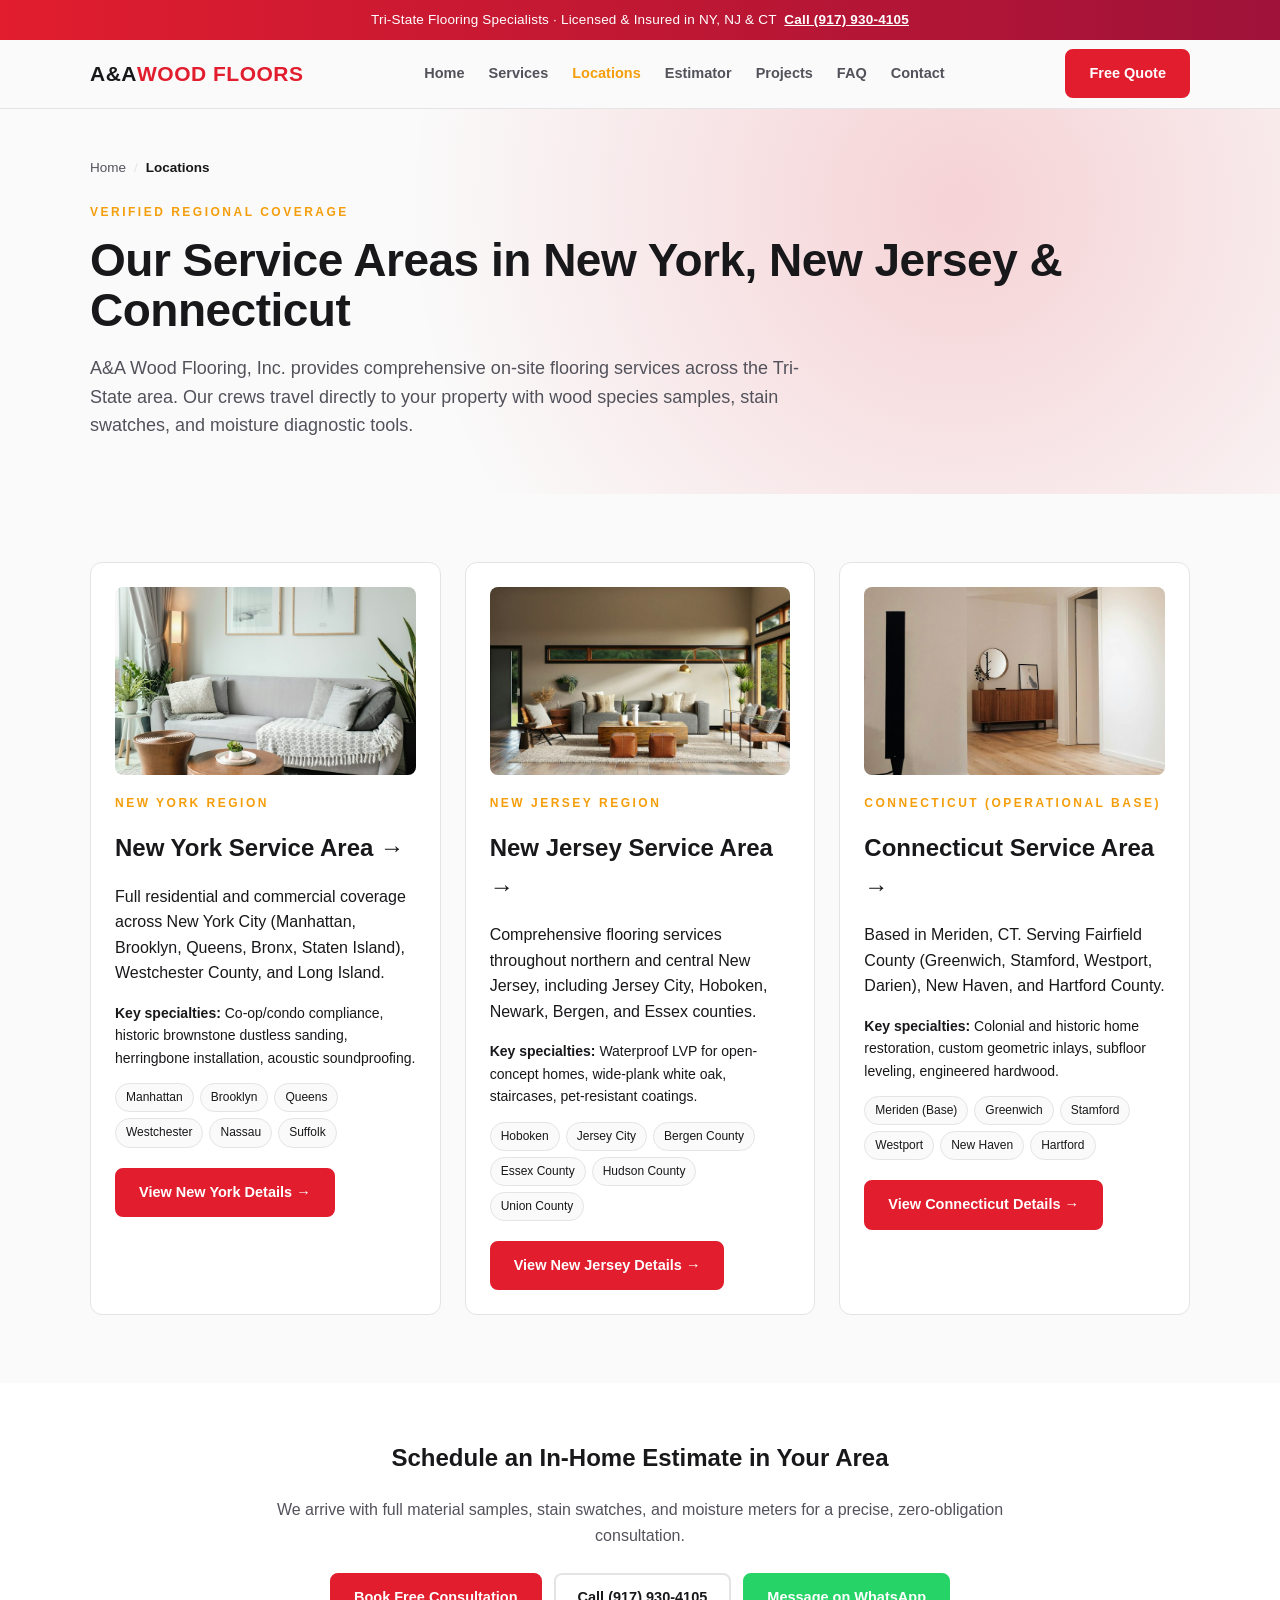
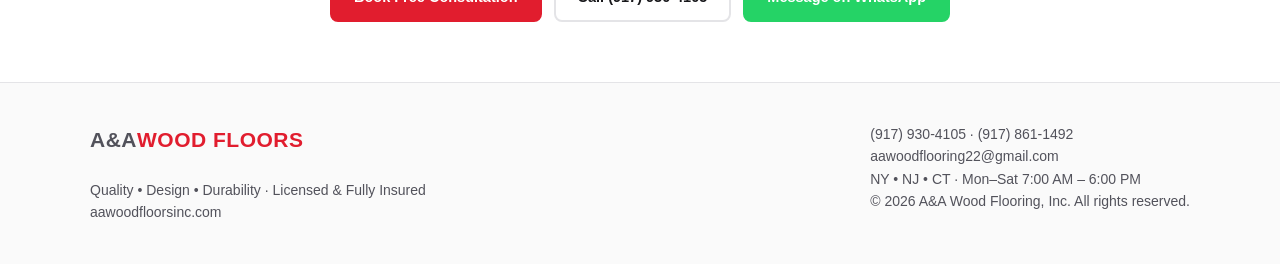
<file: locations/index.html>
<!DOCTYPE html>
<html lang="en">
<head>
  <meta charset="utf-8">
  <meta name="viewport" content="width=device-width, initial-scale=1, viewport-fit=cover">
  <link rel="icon" href="/assets/beaver.webp" type="image/webp">
  <link rel="apple-touch-icon" href="/assets/beaver.webp">
  <link rel="manifest" href="/site.webmanifest">
  <meta name="theme-color" content="#e11d2e">

  <title>Service Areas &amp; Regional Coverage | A&amp;A Wood Flooring, Inc.</title>
  <meta name="description" content="Explore verified service locations for A&amp;A Wood Flooring across New York, New Jersey, and Connecticut. Complimentary on-site estimates, licensed &amp; insured.">
  <link rel="canonical" href="https://aawoodfloorsinc.com/locations/">
  <meta name="robots" content="index, follow">

  <meta property="og:type" content="website">
  <meta property="og:title" content="A&amp;A Wood Flooring Service Areas | NY, NJ &amp; CT">
  <meta property="og:description" content="Professional hardwood flooring, dustless sanding, and luxury vinyl plank across the Tri-State area.">
  <meta property="og:url" content="https://aawoodfloorsinc.com/locations/">
  <meta property="og:image" content="https://aawoodfloorsinc.com/assets/project-herringbone.jpg">

  <link rel="stylesheet" href="/styles.css">

  <script type="application/ld+json">
  {
    "@context": "https://schema.org",
    "@type": "BreadcrumbList",
    "itemListElement": [
      {
        "@type": "ListItem",
        "position": 1,
        "name": "Home",
        "item": "https://aawoodfloorsinc.com/"
      },
      {
        "@type": "ListItem",
        "position": 2,
        "name": "Locations",
        "item": "https://aawoodfloorsinc.com/locations/"
      }
    ]
  }
  </script>
</head>
<body>
  <a class="skip-link" href="#main-content">Skip to main content</a>

  <div class="top">
    <span>Tri-State Flooring Specialists · Licensed &amp; Insured in NY, NJ &amp; CT</span>
    <a href="tel:+19179304105">Call (917) 930-4105</a>
  </div>

  <nav aria-label="Main Navigation">
    <div class="w">
      <a class="logo" href="/">A&amp;A <b>WOOD FLOORS</b></a>
      <ul>
        <li><a href="/">Home</a></li>
        <li><a href="/#services">Services</a></li>
        <li><a href="/locations/" style="color:var(--org)">Locations</a></li>
        <li><a href="/#estimator">Estimator</a></li>
        <li><a href="/#projects">Projects</a></li>
        <li><a href="/#faq">FAQ</a></li>
        <li><a href="/#contact">Contact</a></li>
      </ul>
      <div class="nav-actions">
        <a class="btn" href="/#contact">Free Quote</a>
        <button id="nav-toggle" class="nav-toggle" aria-label="Toggle navigation menu" aria-expanded="false">
          <span></span><span></span><span></span>
        </button>
      </div>
    </div>
  </nav>

  <div id="nav-backdrop" class="nav-backdrop"></div>

  <main id="main-content">
    <header class="location-hero">
      <div class="w">
        <ol class="breadcrumbs" aria-label="Breadcrumbs">
          <li><a href="/">Home</a></li>
          <li aria-current="page">Locations</li>
        </ol>
        <div class="tag">VERIFIED REGIONAL COVERAGE</div>
        <h1>Our Service Areas in New York, New Jersey &amp; Connecticut</h1>
        <p style="color:var(--mut);max-width:720px;font-size:18px">A&amp;A Wood Flooring, Inc. provides comprehensive on-site flooring services across the Tri-State area. Our crews travel directly to your property with wood species samples, stain swatches, and moisture diagnostic tools.</p>
      </div>
    </header>

    <section>
      <div class="w">
        <div class="grid" style="grid-template-columns:repeat(auto-fit, minmax(320px, 1fr));gap:24px">
          
          <!-- New York Hub Card -->
          <article class="region-box">
            <div class="card-img-wrap">
              <img class="card-img" src="/assets/project-sanding.jpg" alt="New York brownstone hardwood floor sanding" loading="lazy" width="600" height="375">
            </div>
            <div class="tag">NEW YORK REGION</div>
            <h2 style="font-size:24px;margin:8px 0"><a href="/locations/new-york/">New York Service Area →</a></h2>
            <p>Full residential and commercial coverage across New York City (Manhattan, Brooklyn, Queens, Bronx, Staten Island), Westchester County, and Long Island.</p>
            <p style="color:var(--tx);font-size:14px;margin-top:10px"><b>Key specialties:</b> Co-op/condo compliance, historic brownstone dustless sanding, herringbone installation, acoustic soundproofing.</p>
            <div class="county-tags">
              <span class="county-tag">Manhattan</span>
              <span class="county-tag">Brooklyn</span>
              <span class="county-tag">Queens</span>
              <span class="county-tag">Westchester</span>
              <span class="county-tag">Nassau</span>
              <span class="county-tag">Suffolk</span>
            </div>
            <div style="margin-top:20px">
              <a class="btn" href="/locations/new-york/">View New York Details →</a>
            </div>
          </article>

          <!-- New Jersey Hub Card -->
          <article class="region-box">
            <div class="card-img-wrap">
              <img class="card-img" src="/assets/project-lvp.jpg" alt="New Jersey luxury vinyl plank installation" loading="lazy" width="600" height="375">
            </div>
            <div class="tag">NEW JERSEY REGION</div>
            <h2 style="font-size:24px;margin:8px 0"><a href="/locations/new-jersey/">New Jersey Service Area →</a></h2>
            <p>Comprehensive flooring services throughout northern and central New Jersey, including Jersey City, Hoboken, Newark, Bergen, and Essex counties.</p>
            <p style="color:var(--tx);font-size:14px;margin-top:10px"><b>Key specialties:</b> Waterproof LVP for open-concept homes, wide-plank white oak, staircases, pet-resistant coatings.</p>
            <div class="county-tags">
              <span class="county-tag">Hoboken</span>
              <span class="county-tag">Jersey City</span>
              <span class="county-tag">Bergen County</span>
              <span class="county-tag">Essex County</span>
              <span class="county-tag">Hudson County</span>
              <span class="county-tag">Union County</span>
            </div>
            <div style="margin-top:20px">
              <a class="btn" href="/locations/new-jersey/">View New Jersey Details →</a>
            </div>
          </article>

          <!-- Connecticut Hub Card -->
          <article class="region-box">
            <div class="card-img-wrap">
              <img class="card-img" src="/assets/project-hardwood.jpg" alt="Connecticut hardwood flooring installation" loading="lazy" width="600" height="375">
            </div>
            <div class="tag">CONNECTICUT (OPERATIONAL BASE)</div>
            <h2 style="font-size:24px;margin:8px 0"><a href="/locations/connecticut/">Connecticut Service Area →</a></h2>
            <p>Based in Meriden, CT. Serving Fairfield County (Greenwich, Stamford, Westport, Darien), New Haven, and Hartford County.</p>
            <p style="color:var(--tx);font-size:14px;margin-top:10px"><b>Key specialties:</b> Colonial and historic home restoration, custom geometric inlays, subfloor leveling, engineered hardwood.</p>
            <div class="county-tags">
              <span class="county-tag">Meriden (Base)</span>
              <span class="county-tag">Greenwich</span>
              <span class="county-tag">Stamford</span>
              <span class="county-tag">Westport</span>
              <span class="county-tag">New Haven</span>
              <span class="county-tag">Hartford</span>
            </div>
            <div style="margin-top:20px">
              <a class="btn" href="/locations/connecticut/">View Connecticut Details →</a>
            </div>
          </article>

        </div>
      </div>
    </section>

    <!-- Quick Estimate CTA -->
    <section class="bg-surf py-36">
      <div class="w text-center">
        <h2>Schedule an In-Home Estimate in Your Area</h2>
        <p class="section-lead">We arrive with full material samples, stain swatches, and moisture meters for a precise, zero-obligation consultation.</p>
        <div class="cta" style="justify-content:center">
          <a class="btn" href="/#contact">Book Free Consultation</a>
          <a class="btn o" href="tel:+19179304105">Call (917) 930-4105</a>
          <a class="btn btn-whatsapp" href="https://wa.me/19179304105" target="_blank" rel="noopener noreferrer">Message on WhatsApp</a>
        </div>
      </div>
    </section>
  </main>

  <footer>
    <div class="w">
      <div>
        <span class="logo">A&amp;A <b>WOOD FLOORS</b></span><br>
        Quality • Design • Durability · Licensed &amp; Fully Insured<br>
        <span>aawoodfloorsinc.com</span>
      </div>
      <div>
        <a href="tel:+19179304105">(917) 930-4105</a> · <a href="tel:+19178611492">(917) 861-1492</a><br>
        <a href="mailto:aawoodflooring22@gmail.com">aawoodflooring22@gmail.com</a><br>
        NY • NJ • CT · Mon–Sat 7:00 AM – 6:00 PM<br>
        © 2026 A&amp;A Wood Flooring, Inc. All rights reserved.
      </div>
    </div>
  </footer>

  <script src="/script.js"></script>
</body>
</html>
</file>
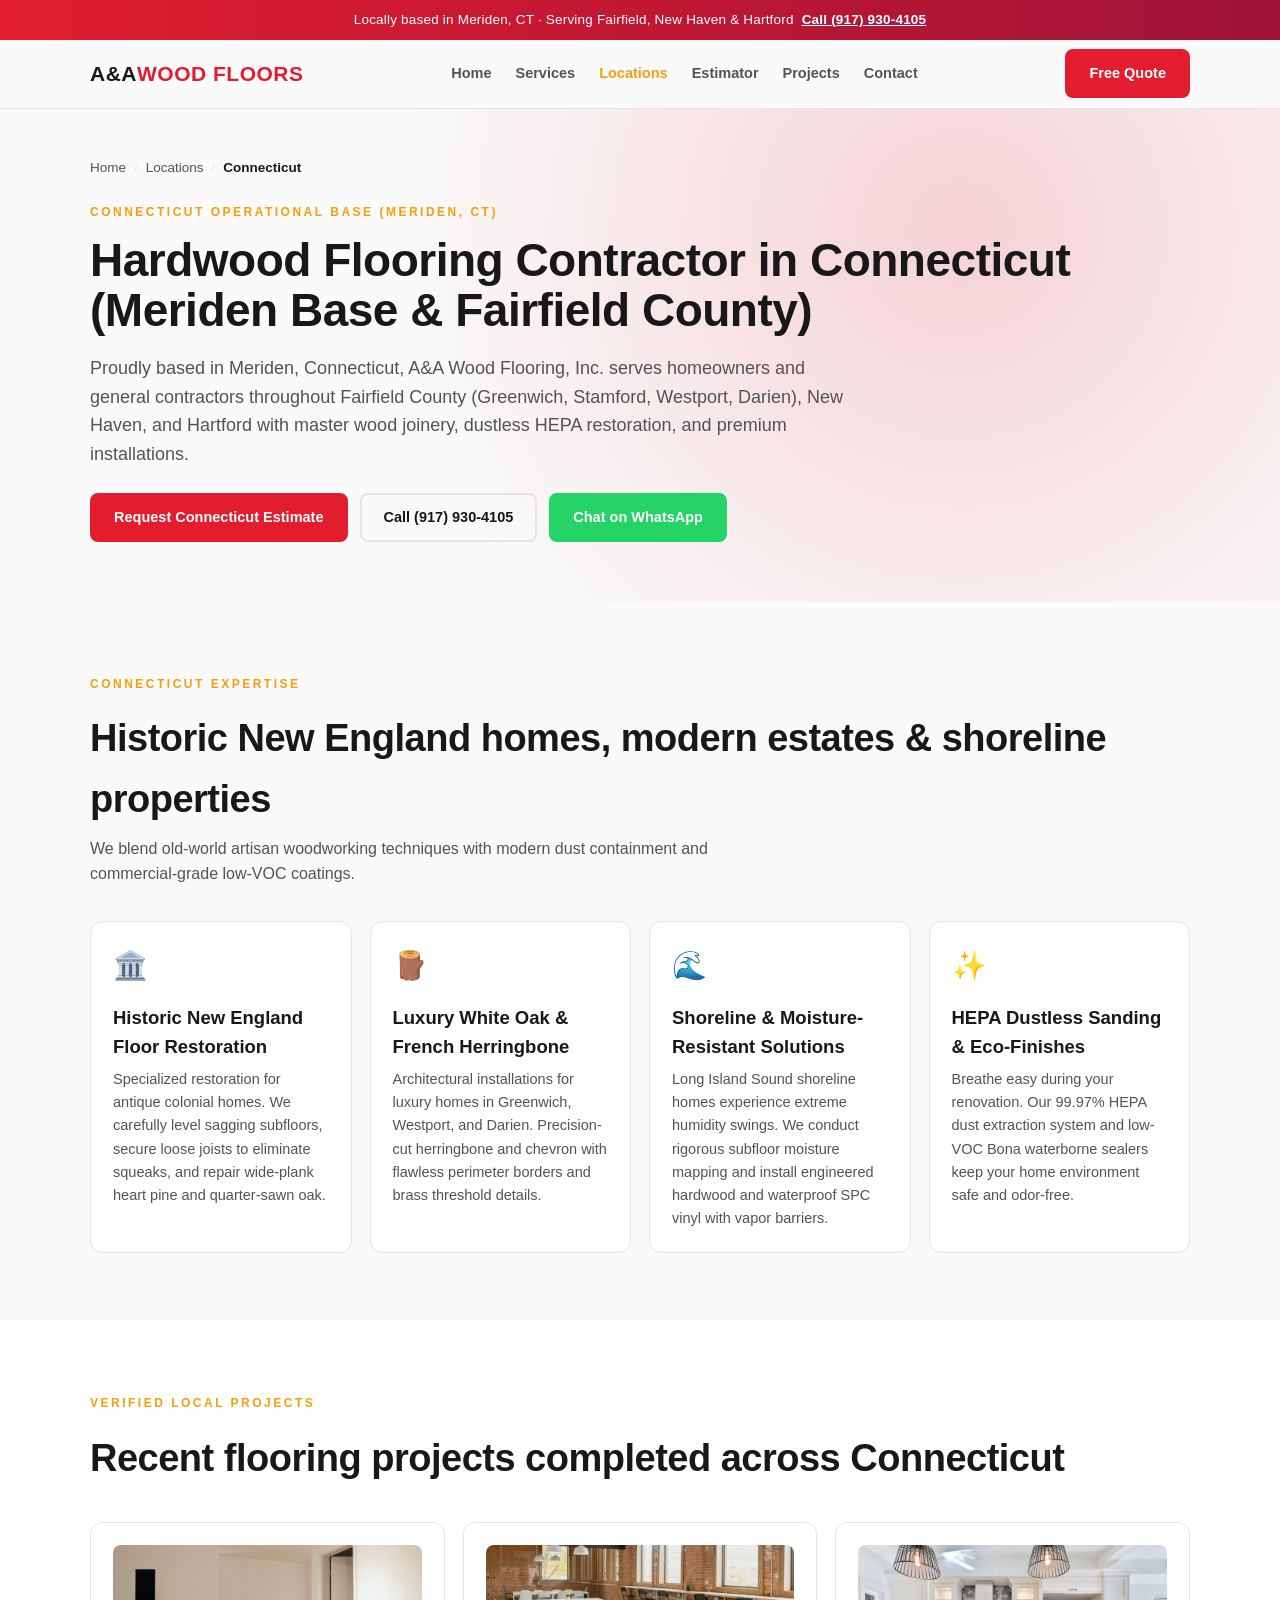
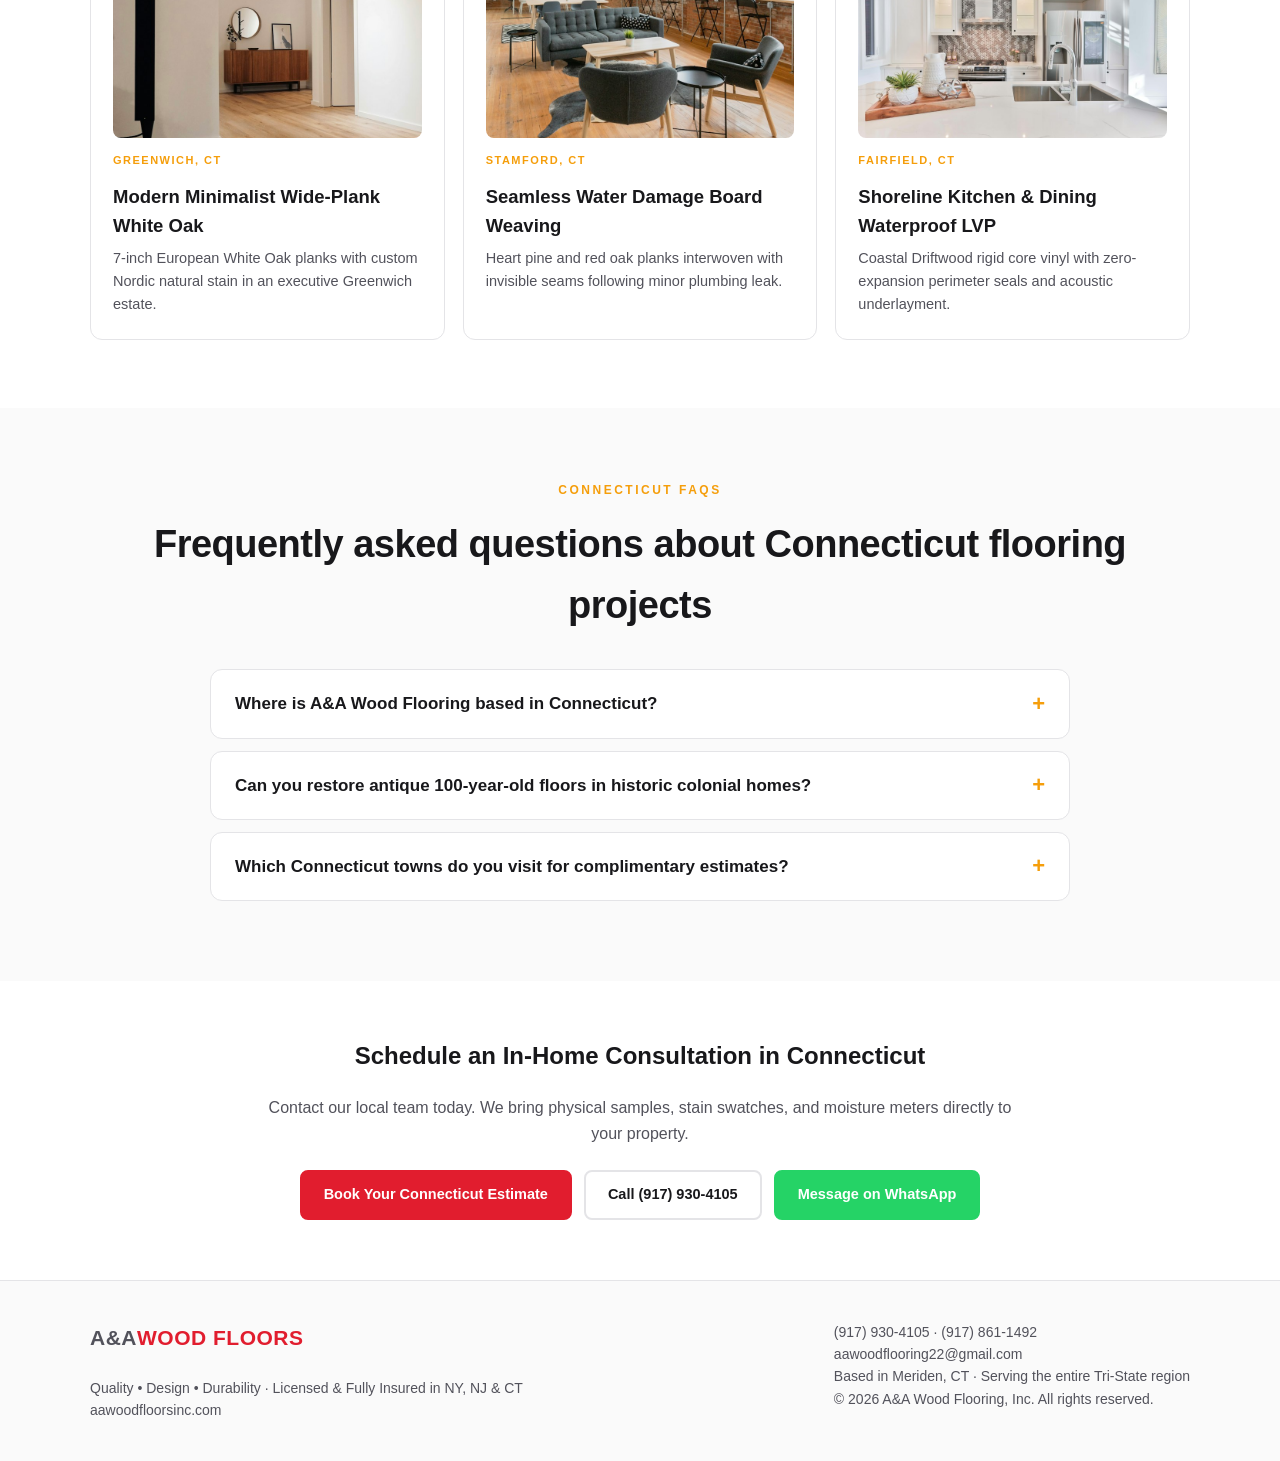
<file: locations/connecticut/index.html>
<!DOCTYPE html>
<html lang="en">
<head>
  <meta charset="utf-8">
  <meta name="viewport" content="width=device-width, initial-scale=1, viewport-fit=cover">
  <link rel="icon" href="/assets/beaver.webp" type="image/webp">
  <link rel="apple-touch-icon" href="/assets/beaver.webp">
  <link rel="manifest" href="/site.webmanifest">
  <meta name="theme-color" content="#e11d2e">

  <title>Hardwood Flooring Contractor Connecticut | A&amp;A Wood Flooring, Inc.</title>
  <meta name="description" content="Local Connecticut hardwood flooring contractor based in Meriden, CT. Custom herringbone, dustless floor sanding, and wide-plank oak across Greenwich, Stamford, New Haven &amp; Hartford.">
  <link rel="canonical" href="https://aawoodfloorsinc.com/locations/connecticut/">
  <meta name="robots" content="index, follow">

  <meta property="og:type" content="website">
  <meta property="og:title" content="Hardwood Flooring Contractor Connecticut | A&amp;A Wood Flooring, Inc.">
  <meta property="og:description" content="Artisan hardwood flooring installation, dustless floor sanding, and historic floor restoration based in Meriden, CT and serving Fairfield County.">
  <meta property="og:url" content="https://aawoodfloorsinc.com/locations/connecticut/">
  <meta property="og:image" content="https://aawoodfloorsinc.com/assets/project-hardwood.jpg">

  <link rel="stylesheet" href="/styles.css">

  <script type="application/ld+json">
  {
    "@context": "https://schema.org",
    "@graph": [
      {
        "@type": "BreadcrumbList",
        "itemListElement": [
          {
            "@type": "ListItem",
            "position": 1,
            "name": "Home",
            "item": "https://aawoodfloorsinc.com/"
          },
          {
            "@type": "ListItem",
            "position": 2,
            "name": "Locations",
            "item": "https://aawoodfloorsinc.com/locations/"
          },
          {
            "@type": "ListItem",
            "position": 3,
            "name": "Connecticut",
            "item": "https://aawoodfloorsinc.com/locations/connecticut/"
          }
        ]
      },
      {
        "@type": "HomeAndConstructionBusiness",
        "name": "A&A Wood Flooring, Inc. - Connecticut Base",
        "url": "https://aawoodfloorsinc.com/locations/connecticut/",
        "telephone": "+1-917-930-4105",
        "priceRange": "$$",
        "address": {
          "@type": "PostalAddress",
          "addressLocality": "Meriden",
          "addressRegion": "CT",
          "addressCountry": "US"
        },
        "areaServed": {
          "@type": "State",
          "name": "Connecticut"
        },
        "description": "Locally based in Meriden, CT. Providing premium hardwood installation, dustless sanding, and luxury vinyl plank across Fairfield, New Haven, and Hartford counties."
      }
    ]
  }
  </script>
</head>
<body>
  <a class="skip-link" href="#main-content">Skip to main content</a>

  <div class="top">
    <span>Locally based in Meriden, CT · Serving Fairfield, New Haven &amp; Hartford</span>
    <a href="tel:+19179304105">Call (917) 930-4105</a>
  </div>

  <nav aria-label="Main Navigation">
    <div class="w">
      <a class="logo" href="/">A&amp;A <b>WOOD FLOORS</b></a>
      <ul>
        <li><a href="/">Home</a></li>
        <li><a href="/#services">Services</a></li>
        <li><a href="/locations/" style="color:var(--org)">Locations</a></li>
        <li><a href="/#estimator">Estimator</a></li>
        <li><a href="/#projects">Projects</a></li>
        <li><a href="/#contact">Contact</a></li>
      </ul>
      <div class="nav-actions">
        <a class="btn" href="#contact">Free Quote</a>
        <button id="nav-toggle" class="nav-toggle" aria-label="Toggle navigation menu" aria-expanded="false">
          <span></span><span></span><span></span>
        </button>
      </div>
    </div>
  </nav>

  <div id="nav-backdrop" class="nav-backdrop"></div>

  <main id="main-content">
    <header class="location-hero">
      <div class="w">
        <ol class="breadcrumbs" aria-label="Breadcrumbs">
          <li><a href="/">Home</a></li>
          <li><a href="/locations/">Locations</a></li>
          <li aria-current="page">Connecticut</li>
        </ol>
        <div class="tag">CONNECTICUT OPERATIONAL BASE (MERIDEN, CT)</div>
        <h1>Hardwood Flooring Contractor in Connecticut (Meriden Base &amp; Fairfield County)</h1>
        <p style="color:var(--mut);max-width:760px;font-size:18px">Proudly based in Meriden, Connecticut, A&amp;A Wood Flooring, Inc. serves homeowners and general contractors throughout Fairfield County (Greenwich, Stamford, Westport, Darien), New Haven, and Hartford with master wood joinery, dustless HEPA restoration, and premium installations.</p>
        
        <div class="cta">
          <a class="btn" href="#contact">Request Connecticut Estimate</a>
          <a class="btn o" href="tel:+19179304105">Call (917) 930-4105</a>
          <a class="btn btn-whatsapp" href="https://wa.me/19179304105" target="_blank" rel="noopener noreferrer">Chat on WhatsApp</a>
        </div>
      </div>
    </header>

    <!-- CT Regional Strengths -->
    <section>
      <div class="w">
        <div class="h">
          <div class="tag">CONNECTICUT EXPERTISE</div>
          <h2>Historic New England homes, modern estates &amp; shoreline properties</h2>
          <p>We blend old-world artisan woodworking techniques with modern dust containment and commercial-grade low-VOC coatings.</p>
        </div>

        <div class="grid">
          <div class="card">
            <i>🏛️</i>
            <h3>Historic New England Floor Restoration</h3>
            <p>Specialized restoration for antique colonial homes. We carefully level sagging subfloors, secure loose joists to eliminate squeaks, and repair wide-plank heart pine and quarter-sawn oak.</p>
          </div>

          <div class="card">
            <i>🪵</i>
            <h3>Luxury White Oak &amp; French Herringbone</h3>
            <p>Architectural installations for luxury homes in Greenwich, Westport, and Darien. Precision-cut herringbone and chevron with flawless perimeter borders and brass threshold details.</p>
          </div>

          <div class="card">
            <i>🌊</i>
            <h3>Shoreline &amp; Moisture-Resistant Solutions</h3>
            <p>Long Island Sound shoreline homes experience extreme humidity swings. We conduct rigorous subfloor moisture mapping and install engineered hardwood and waterproof SPC vinyl with vapor barriers.</p>
          </div>

          <div class="card">
            <i>✨</i>
            <h3>HEPA Dustless Sanding &amp; Eco-Finishes</h3>
            <p>Breathe easy during your renovation. Our 99.97% HEPA dust extraction system and low-VOC Bona waterborne sealers keep your home environment safe and odor-free.</p>
          </div>
        </div>
      </div>
    </section>

    <!-- Verified CT Projects -->
    <section class="bg-surf">
      <div class="w">
        <div class="h">
          <div class="tag">VERIFIED LOCAL PROJECTS</div>
          <h2>Recent flooring projects completed across Connecticut</h2>
        </div>

        <div class="grid">
          <div class="card">
            <div class="card-img-wrap">
              <img class="card-img" src="/assets/project-hardwood.jpg" alt="7-inch European White Oak in Greenwich CT" loading="lazy" width="600" height="375">
            </div>
            <small class="tg">GREENWICH, CT</small>
            <h3>Modern Minimalist Wide-Plank White Oak</h3>
            <p>7-inch European White Oak planks with custom Nordic natural stain in an executive Greenwich estate.</p>
          </div>

          <div class="card">
            <div class="card-img-wrap">
              <img class="card-img" src="/assets/project-repairs.jpg" alt="Seamless water damage floor weaving in Stamford CT" loading="lazy" width="600" height="375">
            </div>
            <small class="tg">STAMFORD, CT</small>
            <h3>Seamless Water Damage Board Weaving</h3>
            <p>Heart pine and red oak planks interwoven with invisible seams following minor plumbing leak.</p>
          </div>

          <div class="card">
            <div class="card-img-wrap">
              <img class="card-img" src="/assets/project-staining.jpg" alt="Waterproof luxury vinyl in modern kitchen in Fairfield CT" loading="lazy" width="600" height="375">
            </div>
            <small class="tg">FAIRFIELD, CT</small>
            <h3>Shoreline Kitchen &amp; Dining Waterproof LVP</h3>
            <p>Coastal Driftwood rigid core vinyl with zero-expansion perimeter seals and acoustic underlayment.</p>
          </div>
        </div>
      </div>
    </section>

    <!-- CT FAQ -->
    <section id="faq">
      <div class="w">
        <div class="h text-center">
          <div class="tag">CONNECTICUT FAQS</div>
          <h2>Frequently asked questions about Connecticut flooring projects</h2>
        </div>

        <div class="faq-wrap">
          <div class="faq-item">
            <button class="faq-question" type="button" aria-expanded="false">
              <span>Where is A&amp;A Wood Flooring based in Connecticut?</span>
              <span class="faq-icon">+</span>
            </button>
            <div class="faq-answer">
              <div class="faq-answer-inner">
                We are proud to maintain our central operational base in Meriden, CT. From this central location, our mobile estimator vans and artisan installation crews readily travel across Fairfield County, New Haven, Hartford, and throughout the entire state.
              </div>
            </div>
          </div>

          <div class="faq-item">
            <button class="faq-question" type="button" aria-expanded="false">
              <span>Can you restore antique 100-year-old floors in historic colonial homes?</span>
              <span class="faq-icon">+</span>
            </button>
            <div class="faq-answer">
              <div class="faq-answer-inner">
                Yes. Preserving historical wood character is one of our master specialties. We use controlled sanding methods that remove old shellac and polyurethane while preserving the original wood thickness and unique historic patina.
              </div>
            </div>
          </div>

          <div class="faq-item">
            <button class="faq-question" type="button" aria-expanded="false">
              <span>Which Connecticut towns do you visit for complimentary estimates?</span>
              <span class="faq-icon">+</span>
            </button>
            <div class="faq-answer">
              <div class="faq-answer-inner">
                We travel without travel fees to Meriden, Greenwich, Stamford, Norwalk, Westport, Darien, New Canaan, Wilton, Fairfield, Trumbull, Bridgeport, New Haven, Cheshire, Wallingford, Hartford, and surrounding communities.
              </div>
            </div>
          </div>
        </div>
      </div>
    </section>

    <!-- CT Contact CTA -->
    <section id="contact" class="bg-surf py-36">
      <div class="w text-center">
        <h2>Schedule an In-Home Consultation in Connecticut</h2>
        <p class="section-lead">Contact our local team today. We bring physical samples, stain swatches, and moisture meters directly to your property.</p>
        <div class="cta" style="justify-content:center">
          <a class="btn" href="/#contact">Book Your Connecticut Estimate</a>
          <a class="btn o" href="tel:+19179304105">Call (917) 930-4105</a>
          <a class="btn btn-whatsapp" href="https://wa.me/19179304105" target="_blank" rel="noopener noreferrer">Message on WhatsApp</a>
        </div>
      </div>
    </section>
  </main>

  <footer>
    <div class="w">
      <div>
        <span class="logo">A&amp;A <b>WOOD FLOORS</b></span><br>
        Quality • Design • Durability · Licensed &amp; Fully Insured in NY, NJ &amp; CT<br>
        <span>aawoodfloorsinc.com</span>
      </div>
      <div>
        <a href="tel:+19179304105">(917) 930-4105</a> · <a href="tel:+19178611492">(917) 861-1492</a><br>
        <a href="mailto:aawoodflooring22@gmail.com">aawoodflooring22@gmail.com</a><br>
        Based in Meriden, CT · Serving the entire Tri-State region<br>
        © 2026 A&amp;A Wood Flooring, Inc. All rights reserved.
      </div>
    </div>
  </footer>

  <script src="/script.js"></script>
</body>
</html>
</file>
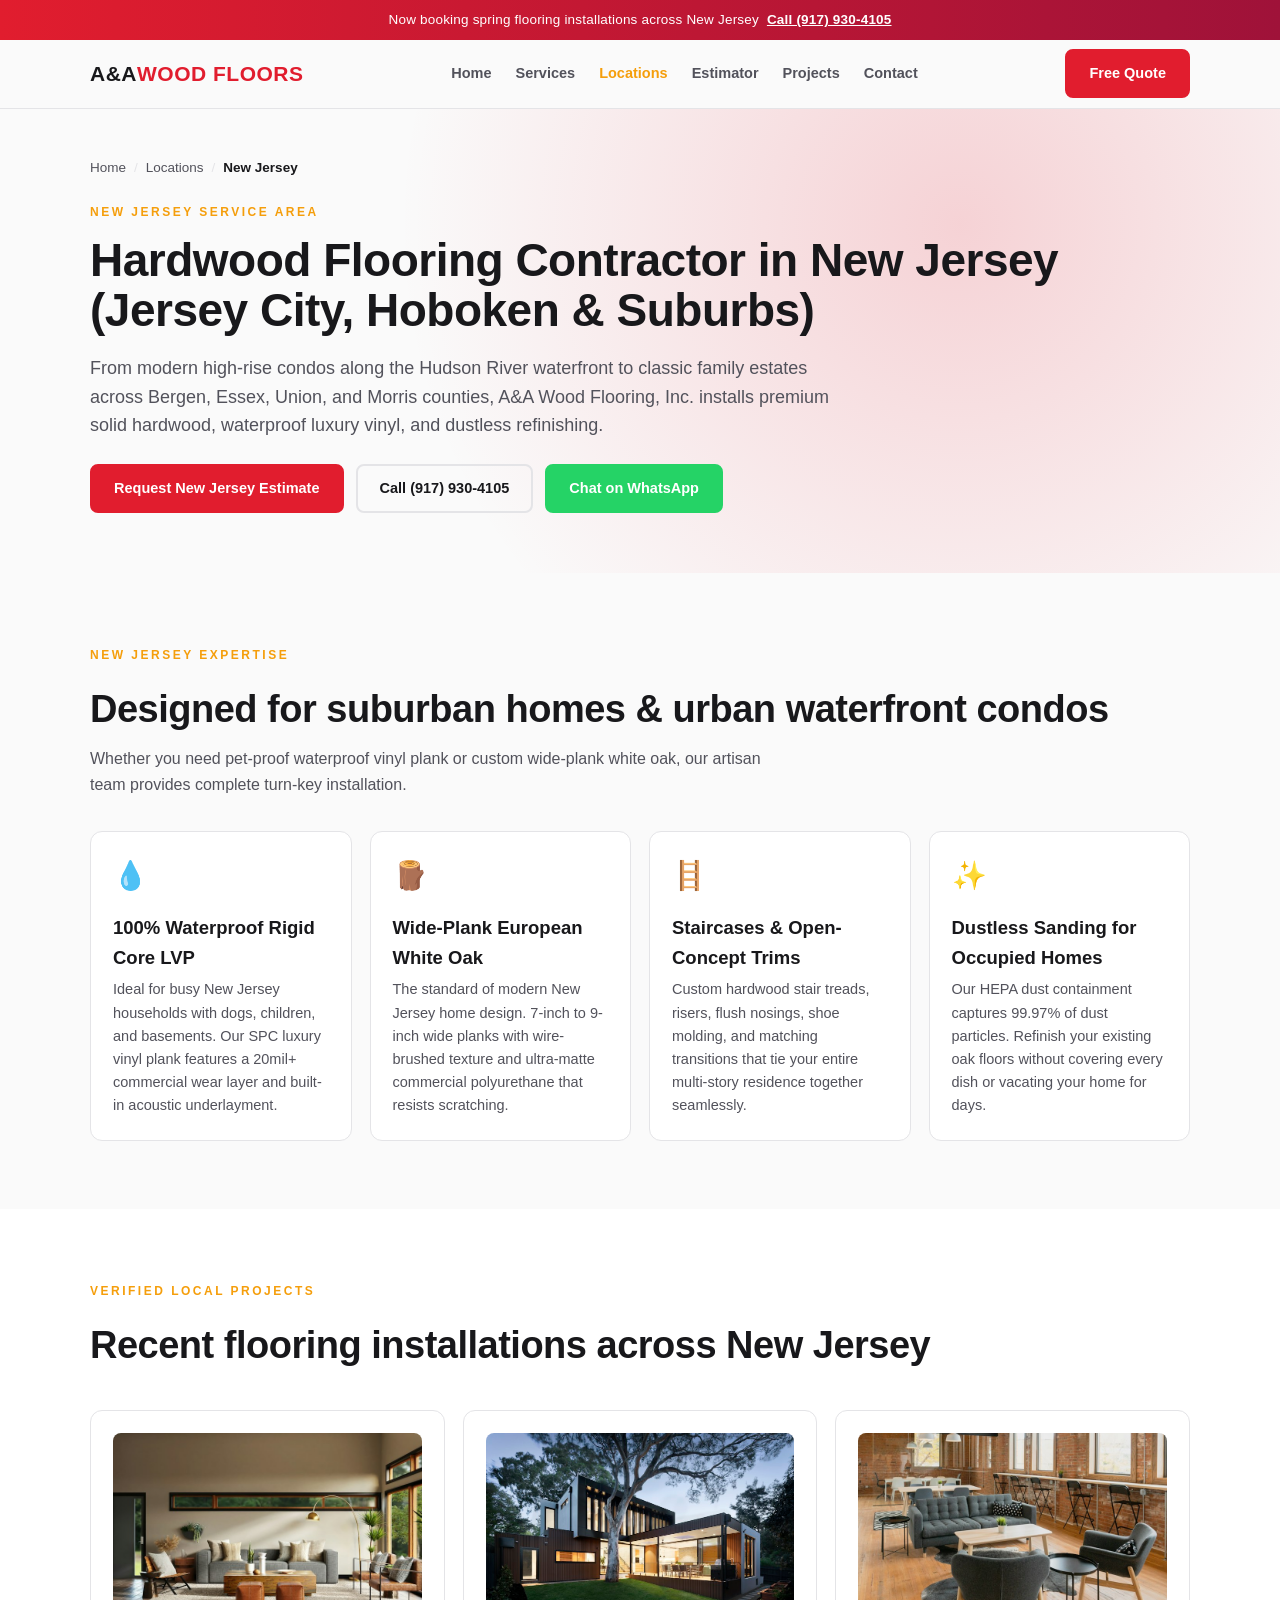
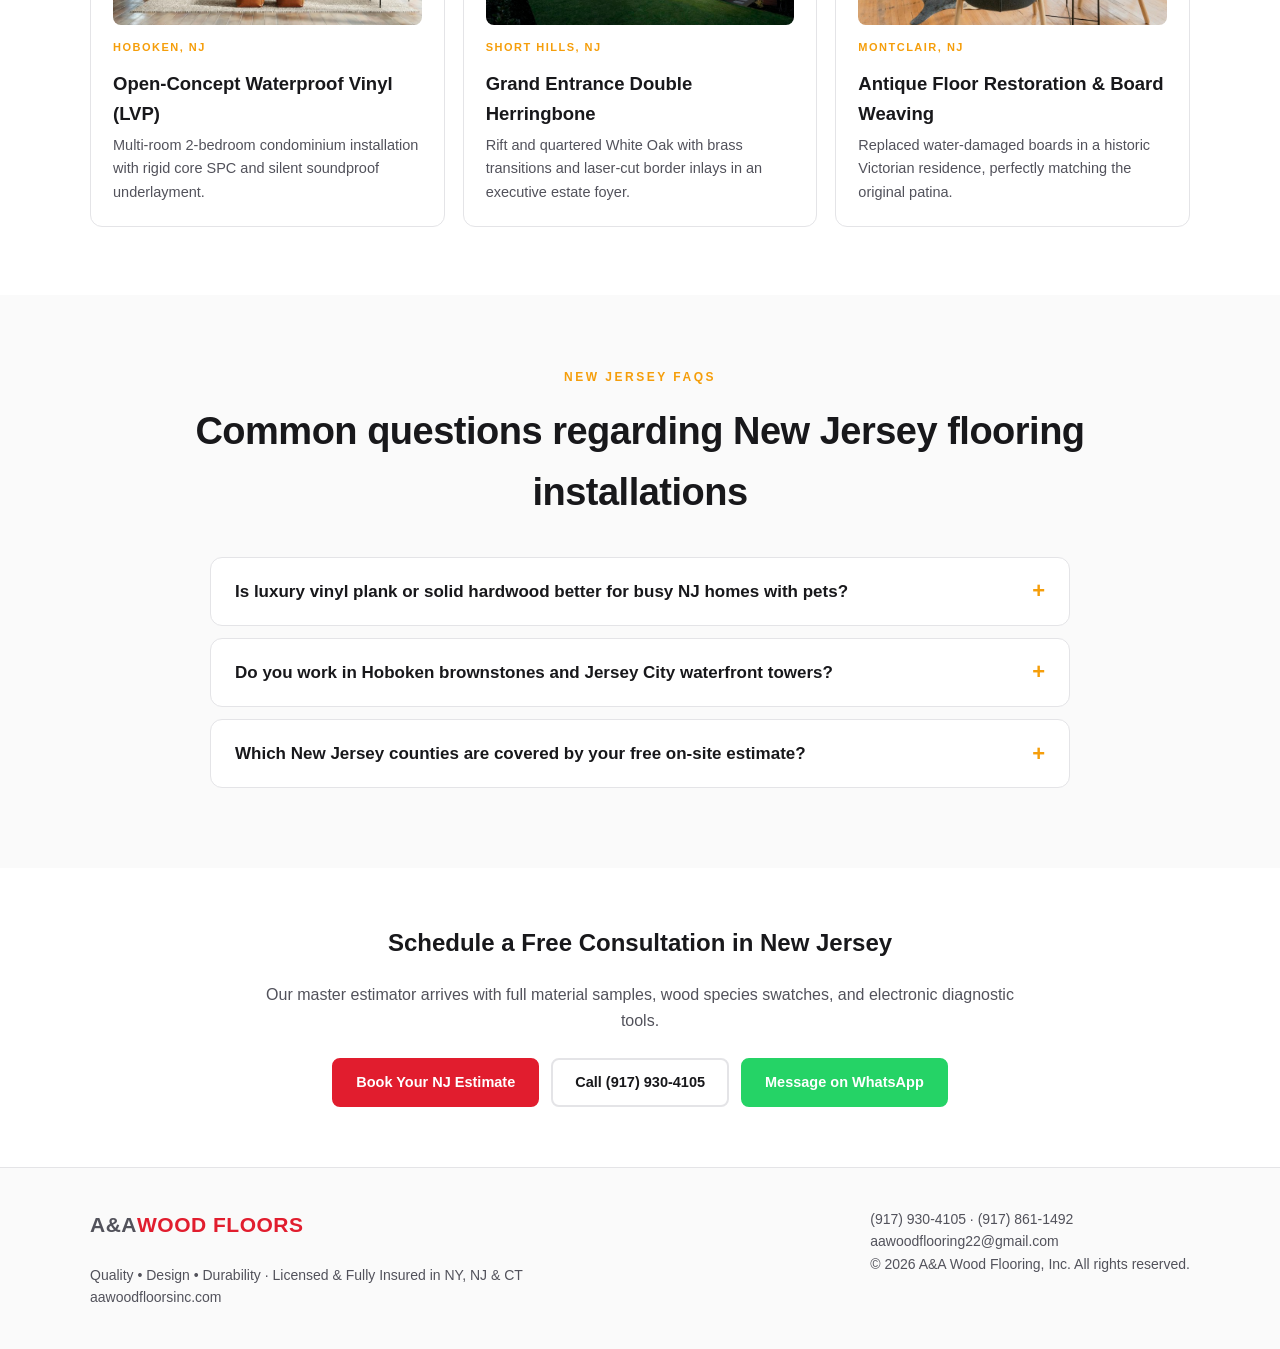
<file: locations/new-jersey/index.html>
<!DOCTYPE html>
<html lang="en">
<head>
  <meta charset="utf-8">
  <meta name="viewport" content="width=device-width, initial-scale=1, viewport-fit=cover">
  <link rel="icon" href="/assets/beaver.webp" type="image/webp">
  <link rel="apple-touch-icon" href="/assets/beaver.webp">
  <link rel="manifest" href="/site.webmanifest">
  <meta name="theme-color" content="#e11d2e">

  <title>Hardwood Flooring Contractor New Jersey | A&amp;A Wood Flooring, Inc.</title>
  <meta name="description" content="Trusted flooring contractor in New Jersey. Hardwood floor installation, waterproof luxury vinyl plank, and dustless sanding across Jersey City, Hoboken, Newark &amp; Bergen County. Free estimate.">
  <link rel="canonical" href="https://aawoodfloorsinc.com/locations/new-jersey/">
  <meta name="robots" content="index, follow">

  <meta property="og:type" content="website">
  <meta property="og:title" content="Hardwood Flooring Contractor New Jersey | A&amp;A Wood Flooring, Inc.">
  <meta property="og:description" content="Professional hardwood floor installation, waterproof luxury vinyl plank, and dustless sanding throughout Northern and Central New Jersey.">
  <meta property="og:url" content="https://aawoodfloorsinc.com/locations/new-jersey/">
  <meta property="og:image" content="https://aawoodfloorsinc.com/assets/project-lvp.jpg">

  <link rel="stylesheet" href="/styles.css">

  <script type="application/ld+json">
  {
    "@context": "https://schema.org",
    "@graph": [
      {
        "@type": "BreadcrumbList",
        "itemListElement": [
          {
            "@type": "ListItem",
            "position": 1,
            "name": "Home",
            "item": "https://aawoodfloorsinc.com/"
          },
          {
            "@type": "ListItem",
            "position": 2,
            "name": "Locations",
            "item": "https://aawoodfloorsinc.com/locations/"
          },
          {
            "@type": "ListItem",
            "position": 3,
            "name": "New Jersey",
            "item": "https://aawoodfloorsinc.com/locations/new-jersey/"
          }
        ]
      },
      {
        "@type": "HomeAndConstructionBusiness",
        "name": "A&A Wood Flooring, Inc. - New Jersey Service Area",
        "url": "https://aawoodfloorsinc.com/locations/new-jersey/",
        "telephone": "+1-917-930-4105",
        "priceRange": "$$",
        "areaServed": {
          "@type": "State",
          "name": "New Jersey"
        },
        "description": "Licensed and insured flooring contractor serving Jersey City, Hoboken, Bergen County, and Northern New Jersey with premium hardwood, herringbone, and luxury vinyl plank."
      }
    ]
  }
  </script>
</head>
<body>
  <a class="skip-link" href="#main-content">Skip to main content</a>

  <div class="top">
    <span>Now booking spring flooring installations across New Jersey</span>
    <a href="tel:+19179304105">Call (917) 930-4105</a>
  </div>

  <nav aria-label="Main Navigation">
    <div class="w">
      <a class="logo" href="/">A&amp;A <b>WOOD FLOORS</b></a>
      <ul>
        <li><a href="/">Home</a></li>
        <li><a href="/#services">Services</a></li>
        <li><a href="/locations/" style="color:var(--org)">Locations</a></li>
        <li><a href="/#estimator">Estimator</a></li>
        <li><a href="/#projects">Projects</a></li>
        <li><a href="/#contact">Contact</a></li>
      </ul>
      <div class="nav-actions">
        <a class="btn" href="#contact">Free Quote</a>
        <button id="nav-toggle" class="nav-toggle" aria-label="Toggle navigation menu" aria-expanded="false">
          <span></span><span></span><span></span>
        </button>
      </div>
    </div>
  </nav>

  <div id="nav-backdrop" class="nav-backdrop"></div>

  <main id="main-content">
    <header class="location-hero">
      <div class="w">
        <ol class="breadcrumbs" aria-label="Breadcrumbs">
          <li><a href="/">Home</a></li>
          <li><a href="/locations/">Locations</a></li>
          <li aria-current="page">New Jersey</li>
        </ol>
        <div class="tag">NEW JERSEY SERVICE AREA</div>
        <h1>Hardwood Flooring Contractor in New Jersey (Jersey City, Hoboken &amp; Suburbs)</h1>
        <p style="color:var(--mut);max-width:760px;font-size:18px">From modern high-rise condos along the Hudson River waterfront to classic family estates across Bergen, Essex, Union, and Morris counties, A&amp;A Wood Flooring, Inc. installs premium solid hardwood, waterproof luxury vinyl, and dustless refinishing.</p>
        
        <div class="cta">
          <a class="btn" href="#contact">Request New Jersey Estimate</a>
          <a class="btn o" href="tel:+19179304105">Call (917) 930-4105</a>
          <a class="btn btn-whatsapp" href="https://wa.me/19179304105" target="_blank" rel="noopener noreferrer">Chat on WhatsApp</a>
        </div>
      </div>
    </header>

    <!-- NJ Regional Strengths -->
    <section>
      <div class="w">
        <div class="h">
          <div class="tag">NEW JERSEY EXPERTISE</div>
          <h2>Designed for suburban homes &amp; urban waterfront condos</h2>
          <p>Whether you need pet-proof waterproof vinyl plank or custom wide-plank white oak, our artisan team provides complete turn-key installation.</p>
        </div>

        <div class="grid">
          <div class="card">
            <i>💧</i>
            <h3>100% Waterproof Rigid Core LVP</h3>
            <p>Ideal for busy New Jersey households with dogs, children, and basements. Our SPC luxury vinyl plank features a 20mil+ commercial wear layer and built-in acoustic underlayment.</p>
          </div>

          <div class="card">
            <i>🪵</i>
            <h3>Wide-Plank European White Oak</h3>
            <p>The standard of modern New Jersey home design. 7-inch to 9-inch wide planks with wire-brushed texture and ultra-matte commercial polyurethane that resists scratching.</p>
          </div>

          <div class="card">
            <i>🪜</i>
            <h3>Staircases &amp; Open-Concept Trims</h3>
            <p>Custom hardwood stair treads, risers, flush nosings, shoe molding, and matching transitions that tie your entire multi-story residence together seamlessly.</p>
          </div>

          <div class="card">
            <i>✨</i>
            <h3>Dustless Sanding for Occupied Homes</h3>
            <p>Our HEPA dust containment captures 99.97% of dust particles. Refinish your existing oak floors without covering every dish or vacating your home for days.</p>
          </div>
        </div>
      </div>
    </section>

    <!-- Verified NJ Projects -->
    <section class="bg-surf">
      <div class="w">
        <div class="h">
          <div class="tag">VERIFIED LOCAL PROJECTS</div>
          <h2>Recent flooring installations across New Jersey</h2>
        </div>

        <div class="grid">
          <div class="card">
            <div class="card-img-wrap">
              <img class="card-img" src="/assets/project-lvp.jpg" alt="High-traffic open concept luxury vinyl plank in Hoboken NJ" loading="lazy" width="600" height="375">
            </div>
            <small class="tg">HOBOKEN, NJ</small>
            <h3>Open-Concept Waterproof Vinyl (LVP)</h3>
            <p>Multi-room 2-bedroom condominium installation with rigid core SPC and silent soundproof underlayment.</p>
          </div>

          <div class="card">
            <div class="card-img-wrap">
              <img class="card-img" src="/assets/project-luxury.jpg" alt="Double herringbone with border inlay in luxury foyer in Short Hills NJ" loading="lazy" width="600" height="375">
            </div>
            <small class="tg">SHORT HILLS, NJ</small>
            <h3>Grand Entrance Double Herringbone</h3>
            <p>Rift and quartered White Oak with brass transitions and laser-cut border inlays in an executive estate foyer.</p>
          </div>

          <div class="card">
            <div class="card-img-wrap">
              <img class="card-img" src="/assets/project-repairs.jpg" alt="Precision wood floor repairs in New Jersey" loading="lazy" width="600" height="375">
            </div>
            <small class="tg">MONTCLAIR, NJ</small>
            <h3>Antique Floor Restoration &amp; Board Weaving</h3>
            <p>Replaced water-damaged boards in a historic Victorian residence, perfectly matching the original patina.</p>
          </div>
        </div>
      </div>
    </section>

    <!-- NJ FAQ -->
    <section id="faq">
      <div class="w">
        <div class="h text-center">
          <div class="tag">NEW JERSEY FAQS</div>
          <h2>Common questions regarding New Jersey flooring installations</h2>
        </div>

        <div class="faq-wrap">
          <div class="faq-item">
            <button class="faq-question" type="button" aria-expanded="false">
              <span>Is luxury vinyl plank or solid hardwood better for busy NJ homes with pets?</span>
              <span class="faq-icon">+</span>
            </button>
            <div class="faq-answer">
              <div class="faq-answer-inner">
                If 100% waterproof protection against pet accidents and zero claw scratching is your top priority, rigid core LVP is an outstanding choice. However, if long-term home value and timeless beauty are paramount, solid or engineered White Oak finished with commercial-grade Bona Traffic HD delivers unbeatable durability that can be sanded and refinished multiple times.
              </div>
            </div>
          </div>

          <div class="faq-item">
            <button class="faq-question" type="button" aria-expanded="false">
              <span>Do you work in Hoboken brownstones and Jersey City waterfront towers?</span>
              <span class="faq-icon">+</span>
            </button>
            <div class="faq-answer">
              <div class="faq-answer-inner">
                Yes. We regularly install in Hudson County urban high-rises and historic walk-up brownstones. We coordinate elevator bookings, floor protection in common hallways, and provide all necessary insurance documentation required by building management.
              </div>
            </div>
          </div>

          <div class="faq-item">
            <button class="faq-question" type="button" aria-expanded="false">
              <span>Which New Jersey counties are covered by your free on-site estimate?</span>
              <span class="faq-icon">+</span>
            </button>
            <div class="faq-answer">
              <div class="faq-answer-inner">
                We provide complimentary in-home estimates throughout Bergen, Essex, Hudson, Union, Passaic, Morris, and Middlesex counties.
              </div>
            </div>
          </div>
        </div>
      </div>
    </section>

    <!-- NJ Contact CTA -->
    <section id="contact" class="bg-surf py-36">
      <div class="w text-center">
        <h2>Schedule a Free Consultation in New Jersey</h2>
        <p class="section-lead">Our master estimator arrives with full material samples, wood species swatches, and electronic diagnostic tools.</p>
        <div class="cta" style="justify-content:center">
          <a class="btn" href="/#contact">Book Your NJ Estimate</a>
          <a class="btn o" href="tel:+19179304105">Call (917) 930-4105</a>
          <a class="btn btn-whatsapp" href="https://wa.me/19179304105" target="_blank" rel="noopener noreferrer">Message on WhatsApp</a>
        </div>
      </div>
    </section>
  </main>

  <footer>
    <div class="w">
      <div>
        <span class="logo">A&amp;A <b>WOOD FLOORS</b></span><br>
        Quality • Design • Durability · Licensed &amp; Fully Insured in NY, NJ &amp; CT<br>
        <span>aawoodfloorsinc.com</span>
      </div>
      <div>
        <a href="tel:+19179304105">(917) 930-4105</a> · <a href="tel:+19178611492">(917) 861-1492</a><br>
        <a href="mailto:aawoodflooring22@gmail.com">aawoodflooring22@gmail.com</a><br>
        © 2026 A&amp;A Wood Flooring, Inc. All rights reserved.
      </div>
    </div>
  </footer>

  <script src="/script.js"></script>
</body>
</html>
</file>
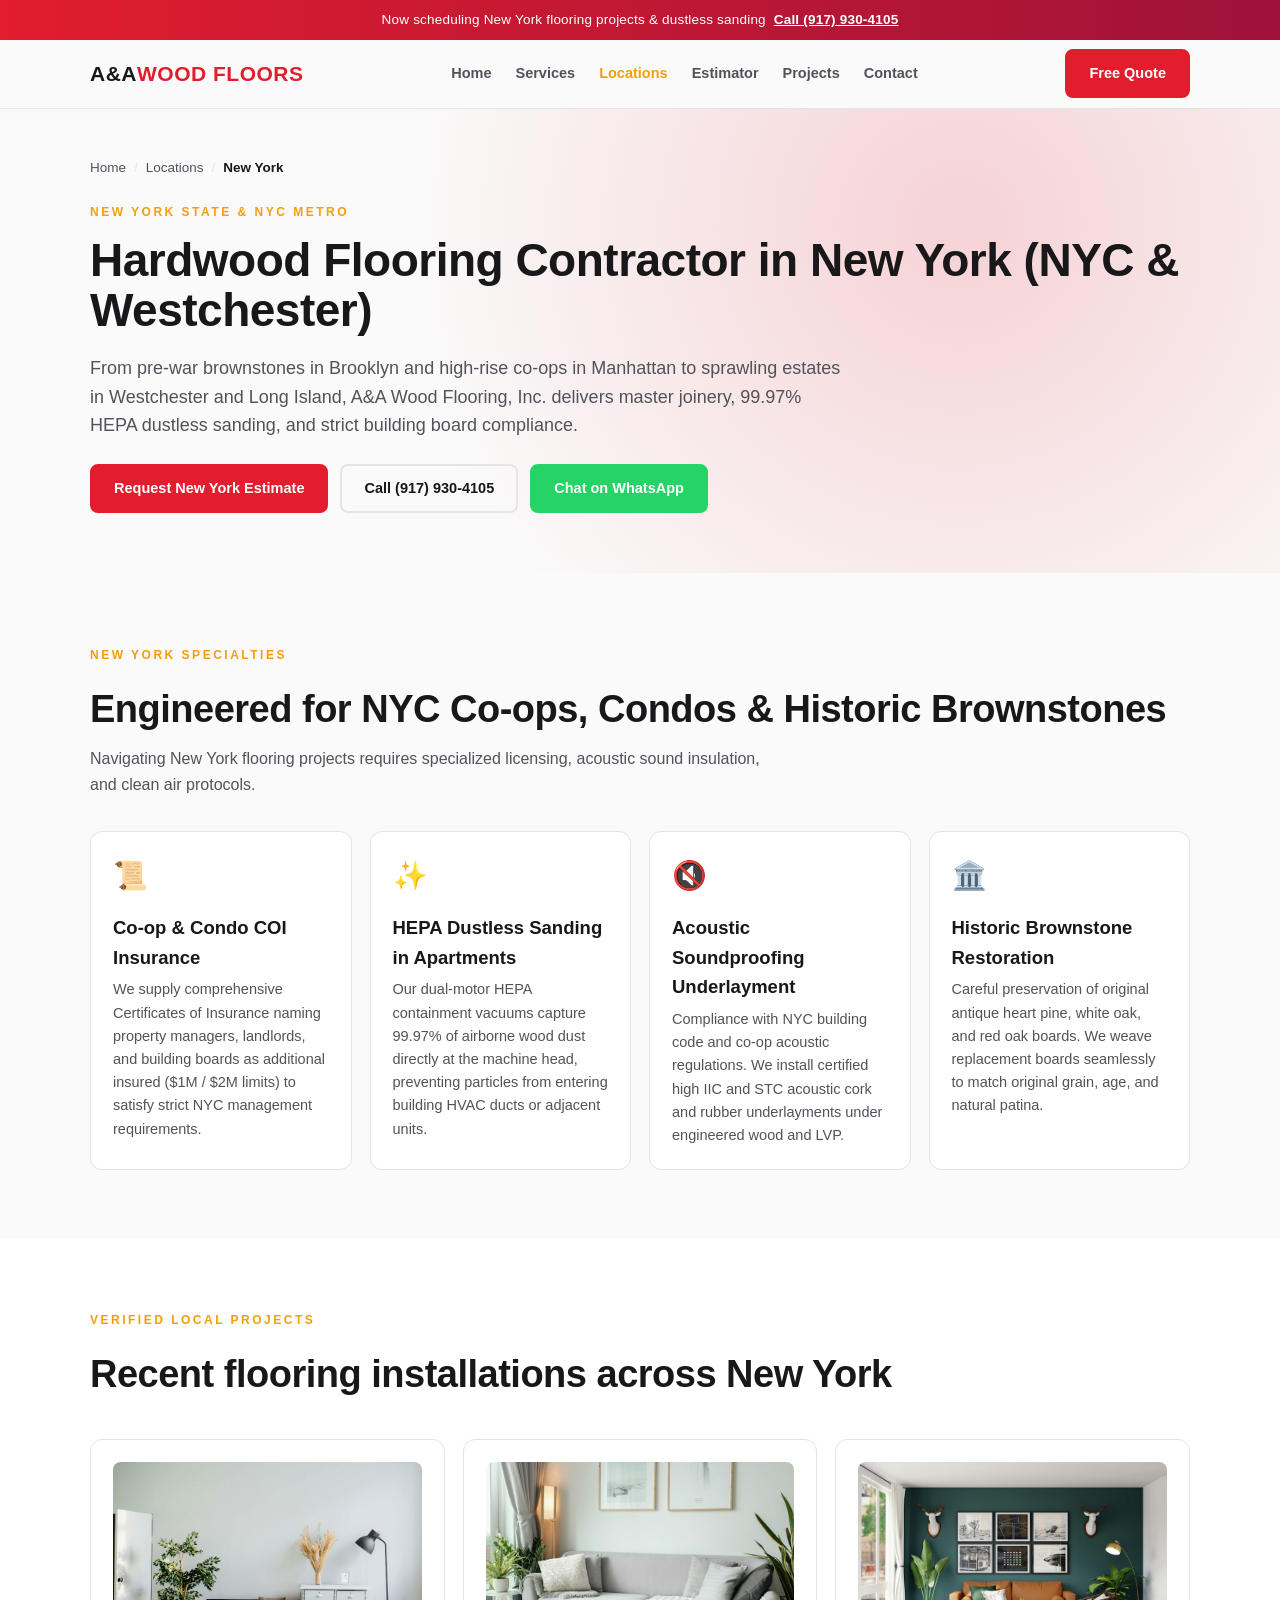
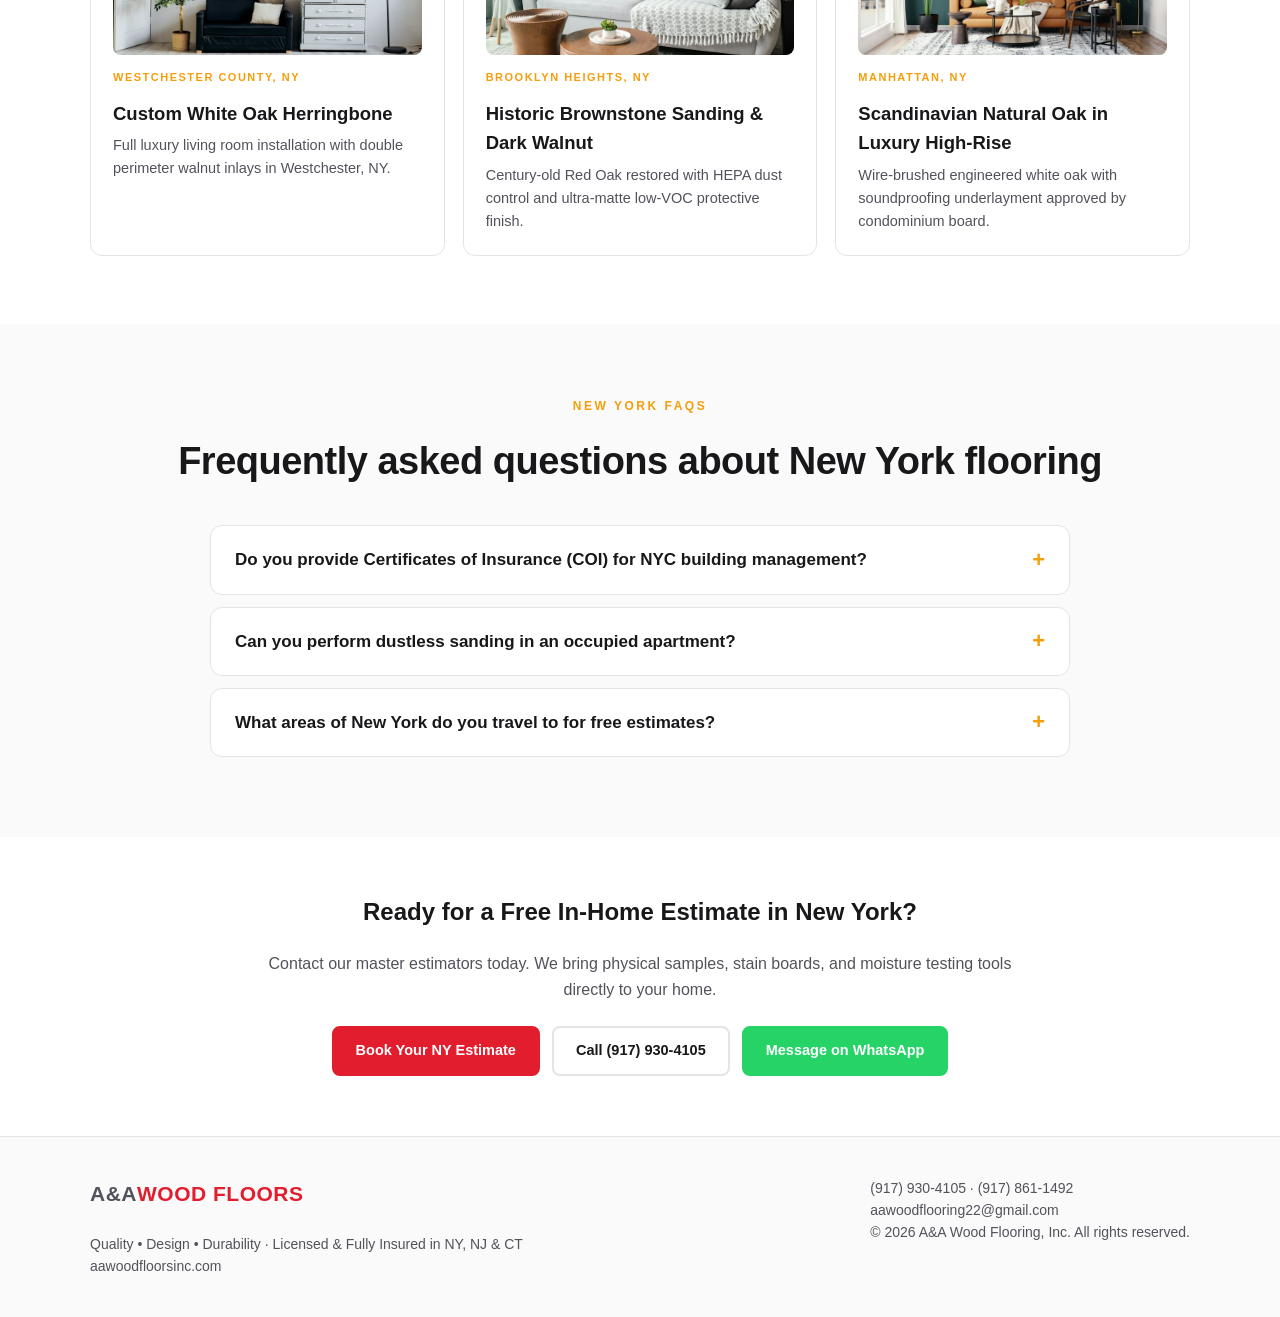
<file: locations/new-york/index.html>
<!DOCTYPE html>
<html lang="en">
<head>
  <meta charset="utf-8">
  <meta name="viewport" content="width=device-width, initial-scale=1, viewport-fit=cover">
  <link rel="icon" href="/assets/beaver.webp" type="image/webp">
  <link rel="apple-touch-icon" href="/assets/beaver.webp">
  <link rel="manifest" href="/site.webmanifest">
  <meta name="theme-color" content="#e11d2e">

  <title>Hardwood Flooring Contractor New York | A&amp;A Wood Flooring, Inc.</title>
  <meta name="description" content="Premier hardwood flooring contractor in New York. Dustless sanding, herringbone installation, and co-op/condo compliance across Manhattan, Brooklyn, Queens &amp; Westchester. Free estimate.">
  <link rel="canonical" href="https://aawoodfloorsinc.com/locations/new-york/">
  <meta name="robots" content="index, follow">

  <meta property="og:type" content="website">
  <meta property="og:title" content="Hardwood Flooring Contractor New York | A&amp;A Wood Flooring, Inc.">
  <meta property="og:description" content="Specialized hardwood floor installation, dustless sanding, and co-op compliance in New York City, Westchester, and Long Island.">
  <meta property="og:url" content="https://aawoodfloorsinc.com/locations/new-york/">
  <meta property="og:image" content="https://aawoodfloorsinc.com/assets/project-sanding.jpg">

  <link rel="stylesheet" href="/styles.css">

  <script type="application/ld+json">
  {
    "@context": "https://schema.org",
    "@graph": [
      {
        "@type": "BreadcrumbList",
        "itemListElement": [
          {
            "@type": "ListItem",
            "position": 1,
            "name": "Home",
            "item": "https://aawoodfloorsinc.com/"
          },
          {
            "@type": "ListItem",
            "position": 2,
            "name": "Locations",
            "item": "https://aawoodfloorsinc.com/locations/"
          },
          {
            "@type": "ListItem",
            "position": 3,
            "name": "New York",
            "item": "https://aawoodfloorsinc.com/locations/new-york/"
          }
        ]
      },
      {
        "@type": "HomeAndConstructionBusiness",
        "name": "A&A Wood Flooring, Inc. - New York Service Area",
        "url": "https://aawoodfloorsinc.com/locations/new-york/",
        "telephone": "+1-917-930-4105",
        "priceRange": "$$",
        "areaServed": {
          "@type": "State",
          "name": "New York"
        },
        "description": "Licensed and insured flooring contractor serving New York City, Westchester County, and Long Island with dustless sanding, custom herringbone, and wood floor installation."
      }
    ]
  }
  </script>
</head>
<body>
  <a class="skip-link" href="#main-content">Skip to main content</a>

  <div class="top">
    <span>Now scheduling New York flooring projects &amp; dustless sanding</span>
    <a href="tel:+19179304105">Call (917) 930-4105</a>
  </div>

  <nav aria-label="Main Navigation">
    <div class="w">
      <a class="logo" href="/">A&amp;A <b>WOOD FLOORS</b></a>
      <ul>
        <li><a href="/">Home</a></li>
        <li><a href="/#services">Services</a></li>
        <li><a href="/locations/" style="color:var(--org)">Locations</a></li>
        <li><a href="/#estimator">Estimator</a></li>
        <li><a href="/#projects">Projects</a></li>
        <li><a href="/#contact">Contact</a></li>
      </ul>
      <div class="nav-actions">
        <a class="btn" href="#contact">Free Quote</a>
        <button id="nav-toggle" class="nav-toggle" aria-label="Toggle navigation menu" aria-expanded="false">
          <span></span><span></span><span></span>
        </button>
      </div>
    </div>
  </nav>

  <div id="nav-backdrop" class="nav-backdrop"></div>

  <main id="main-content">
    <header class="location-hero">
      <div class="w">
        <ol class="breadcrumbs" aria-label="Breadcrumbs">
          <li><a href="/">Home</a></li>
          <li><a href="/locations/">Locations</a></li>
          <li aria-current="page">New York</li>
        </ol>
        <div class="tag">NEW YORK STATE &amp; NYC METRO</div>
        <h1>Hardwood Flooring Contractor in New York (NYC &amp; Westchester)</h1>
        <p style="color:var(--mut);max-width:760px;font-size:18px">From pre-war brownstones in Brooklyn and high-rise co-ops in Manhattan to sprawling estates in Westchester and Long Island, A&amp;A Wood Flooring, Inc. delivers master joinery, 99.97% HEPA dustless sanding, and strict building board compliance.</p>
        
        <div class="cta">
          <a class="btn" href="#contact">Request New York Estimate</a>
          <a class="btn o" href="tel:+19179304105">Call (917) 930-4105</a>
          <a class="btn btn-whatsapp" href="https://wa.me/19179304105" target="_blank" rel="noopener noreferrer">Chat on WhatsApp</a>
        </div>
      </div>
    </header>

    <!-- Local Considerations in NY -->
    <section>
      <div class="w">
        <div class="h">
          <div class="tag">NEW YORK SPECIALTIES</div>
          <h2>Engineered for NYC Co-ops, Condos &amp; Historic Brownstones</h2>
          <p>Navigating New York flooring projects requires specialized licensing, acoustic sound insulation, and clean air protocols.</p>
        </div>

        <div class="grid">
          <div class="card">
            <i>📜</i>
            <h3>Co-op &amp; Condo COI Insurance</h3>
            <p>We supply comprehensive Certificates of Insurance naming property managers, landlords, and building boards as additional insured ($1M / $2M limits) to satisfy strict NYC management requirements.</p>
          </div>

          <div class="card">
            <i>✨</i>
            <h3>HEPA Dustless Sanding in Apartments</h3>
            <p>Our dual-motor HEPA containment vacuums capture 99.97% of airborne wood dust directly at the machine head, preventing particles from entering building HVAC ducts or adjacent units.</p>
          </div>

          <div class="card">
            <i>🔇</i>
            <h3>Acoustic Soundproofing Underlayment</h3>
            <p>Compliance with NYC building code and co-op acoustic regulations. We install certified high IIC and STC acoustic cork and rubber underlayments under engineered wood and LVP.</p>
          </div>

          <div class="card">
            <i>🏛️</i>
            <h3>Historic Brownstone Restoration</h3>
            <p>Careful preservation of original antique heart pine, white oak, and red oak boards. We weave replacement boards seamlessly to match original grain, age, and natural patina.</p>
          </div>
        </div>
      </div>
    </section>

    <!-- Verified NY Projects -->
    <section class="bg-surf">
      <div class="w">
        <div class="h">
          <div class="tag">VERIFIED LOCAL PROJECTS</div>
          <h2>Recent flooring installations across New York</h2>
        </div>

        <div class="grid">
          <div class="card">
            <div class="card-img-wrap">
              <img class="card-img" src="/assets/project-herringbone.jpg" alt="Custom Herringbone floor in Westchester living space" loading="lazy" width="600" height="375">
            </div>
            <small class="tg">WESTCHESTER COUNTY, NY</small>
            <h3>Custom White Oak Herringbone</h3>
            <p>Full luxury living room installation with double perimeter walnut inlays in Westchester, NY.</p>
          </div>

          <div class="card">
            <div class="card-img-wrap">
              <img class="card-img" src="/assets/project-sanding.jpg" alt="Historic Brownstone dustless sanding and dark walnut refinish" loading="lazy" width="600" height="375">
            </div>
            <small class="tg">BROOKLYN HEIGHTS, NY</small>
            <h3>Historic Brownstone Sanding &amp; Dark Walnut</h3>
            <p>Century-old Red Oak restored with HEPA dust control and ultra-matte low-VOC protective finish.</p>
          </div>

          <div class="card">
            <div class="card-img-wrap">
              <img class="card-img" src="/assets/project-scandinavian.jpg" alt="Nordic Scandinavian natural oak engineered flooring in Manhattan" loading="lazy" width="600" height="375">
            </div>
            <small class="tg">MANHATTAN, NY</small>
            <h3>Scandinavian Natural Oak in Luxury High-Rise</h3>
            <p>Wire-brushed engineered white oak with soundproofing underlayment approved by condominium board.</p>
          </div>
        </div>
      </div>
    </section>

    <!-- NY FAQ -->
    <section id="faq">
      <div class="w">
        <div class="h text-center">
          <div class="tag">NEW YORK FAQS</div>
          <h2>Frequently asked questions about New York flooring</h2>
        </div>

        <div class="faq-wrap">
          <div class="faq-item">
            <button class="faq-question" type="button" aria-expanded="false">
              <span>Do you provide Certificates of Insurance (COI) for NYC building management?</span>
              <span class="faq-icon">+</span>
            </button>
            <div class="faq-answer">
              <div class="faq-answer-inner">
                Yes. We frequently work with major NYC managing agents (Douglas Elliman, FirstService, AKAM, Brown Harris Stevens). We provide compliant COIs with primary non-contributory wording and waiver of subrogation within 24 hours of project scheduling.
              </div>
            </div>
          </div>

          <div class="faq-item">
            <button class="faq-question" type="button" aria-expanded="false">
              <span>Can you perform dustless sanding in an occupied apartment?</span>
              <span class="faq-icon">+</span>
            </button>
            <div class="faq-answer">
              <div class="faq-answer-inner">
                Yes. Because our machinery connects directly to high-capacity HEPA containment extractors, airborne dust is virtually eliminated. Combined with our low-odor, low-VOC Bona waterborne sealers, you do not have to vacate your building during standard refinishing.
              </div>
            </div>
          </div>

          <div class="faq-item">
            <button class="faq-question" type="button" aria-expanded="false">
              <span>What areas of New York do you travel to for free estimates?</span>
              <span class="faq-icon">+</span>
            </button>
            <div class="faq-answer">
              <div class="faq-answer-inner">
                We travel throughout Manhattan, Brooklyn, Queens, Bronx, Staten Island, Westchester County (Yonkers, White Plains, New Rochelle, Scarsdale), and Long Island (Nassau &amp; Suffolk counties).
              </div>
            </div>
          </div>
        </div>
      </div>
    </section>

    <!-- Contact Anchor -->
    <section id="contact" class="bg-surf py-36">
      <div class="w text-center">
        <h2>Ready for a Free In-Home Estimate in New York?</h2>
        <p class="section-lead">Contact our master estimators today. We bring physical samples, stain boards, and moisture testing tools directly to your home.</p>
        <div class="cta" style="justify-content:center">
          <a class="btn" href="/#contact">Book Your NY Estimate</a>
          <a class="btn o" href="tel:+19179304105">Call (917) 930-4105</a>
          <a class="btn btn-whatsapp" href="https://wa.me/19179304105" target="_blank" rel="noopener noreferrer">Message on WhatsApp</a>
        </div>
      </div>
    </section>
  </main>

  <footer>
    <div class="w">
      <div>
        <span class="logo">A&amp;A <b>WOOD FLOORS</b></span><br>
        Quality • Design • Durability · Licensed &amp; Fully Insured in NY, NJ &amp; CT<br>
        <span>aawoodfloorsinc.com</span>
      </div>
      <div>
        <a href="tel:+19179304105">(917) 930-4105</a> · <a href="tel:+19178611492">(917) 861-1492</a><br>
        <a href="mailto:aawoodflooring22@gmail.com">aawoodflooring22@gmail.com</a><br>
        © 2026 A&amp;A Wood Flooring, Inc. All rights reserved.
      </div>
    </div>
  </footer>

  <script src="/script.js"></script>
</body>
</html>
</file>
<file: styles.css>
/* ==========================================================================
   A&A Wood Floors - Modern Stylesheet
   Theme: Dark / Light Adaptive | Mobile-First Responsive
   ========================================================================== */

:root {
  --bg: #0b0b0d;
  --surf: #17171b;
  --card-hover: #1f1f25;
  --line: #2a2a31;
  --tx: #f4f4f5;
  --mut: #a1a1aa;
  --red: #e11d2e;
  --red-hover: #c81827;
  --org: #f59e0b;
  --green: #10b981;
  --whatsapp: #25d366;
  --whatsapp-hover: #20ba5a;
  --radius: 12px;
  --shadow: 0 10px 30px rgba(0, 0, 0, 0.4);
  --transition: all 0.25s cubic-bezier(0.16, 1, 0.3, 1);
  box-sizing: border-box;
  padding-top: env(safe-area-inset-top, 0px);
  padding-bottom: env(safe-area-inset-bottom, 0px);
}

@media (prefers-color-scheme: light) {
  :root:not([data-theme="dark"]) {
    --bg: #fafafa;
    --surf: #ffffff;
    --card-hover: #f4f4f5;
    --line: #e4e4e7;
    --tx: #18181b;
    --mut: #52525b;
    --shadow: 0 10px 30px rgba(0, 0, 0, 0.08);
  }
}

* {
  box-sizing: border-box;
}

html {
  scroll-behavior: smooth;
  scroll-padding-top: 80px;
}

body {
  margin: 0;
  background: var(--bg);
  color: var(--tx);
  font: 16px/1.6 "Segoe UI", -apple-system, BlinkMacSystemFont, Roboto, sans-serif;
  overflow-x: hidden;
}

a {
  color: inherit;
  text-decoration: none;
}

/* ==========================================================================
   Utility Classes & Layout
   ========================================================================== */
.w {
  max-width: 1140px;
  margin: 0 auto;
  padding: 0 20px;
}

.text-center { text-align: center; }
.bg-surf { background: var(--surf); }
.py-28 { padding: 28px 0; }
.py-36 { padding: 36px 0; }
.section-lead {
  color: var(--mut);
  max-width: 760px;
  margin: 0 auto;
}

/* Announcement Bar */
.top {
  background: linear-gradient(90deg, var(--red), #9f1239);
  text-align: center;
  font-size: 13.5px;
  font-weight: 500;
  padding: 9px 14px;
  color: #fff;
  letter-spacing: 0.2px;
}
.top a {
  text-decoration: underline;
  font-weight: 700;
  margin-left: 4px;
}

/* ==========================================================================
   Navigation
   ========================================================================== */
nav {
  position: sticky;
  top: 0;
  z-index: 100;
  background: color-mix(in srgb, var(--bg) 94%, transparent);
  backdrop-filter: blur(12px);
  -webkit-backdrop-filter: blur(12px);
  border-bottom: 1px solid var(--line);
}

nav .w {
  display: flex;
  align-items: center;
  justify-content: space-between;
  height: 68px;
  gap: 16px;
}

.logo {
  font-weight: 900;
  font-size: 21px;
  letter-spacing: 0.5px;
  white-space: nowrap;
  display: flex;
  align-items: center;
}
.logo img {
  height: 48px;
  width: auto;
  display: block;
}
.logo b {
  color: var(--red);
}

nav ul {
  display: flex;
  gap: 20px;
  list-style: none;
  margin: 0;
  padding: 0;
  font-size: 14.5px;
  font-weight: 600;
  color: var(--mut);
}

nav ul a {
  transition: var(--transition);
  padding: 6px 2px;
}
nav ul a:hover,
nav ul a:focus {
  color: var(--org);
}

.nav-actions {
  display: flex;
  align-items: center;
  gap: 12px;
}

/* Language Switcher */
.lang-switch {
  display: flex;
  background: var(--surf);
  border: 1px solid var(--line);
  border-radius: 20px;
  padding: 2px;
}
.lang-switch button {
  background: transparent;
  border: none;
  color: var(--mut);
  font-size: 12px;
  font-weight: 700;
  padding: 4px 10px;
  border-radius: 16px;
  cursor: pointer;
  transition: var(--transition);
}
.lang-switch button.active {
  background: var(--red);
  color: #fff;
}

/* Mobile Hamburger Toggle */
.nav-toggle {
  display: none;
  background: transparent;
  border: 1px solid var(--line);
  border-radius: 8px;
  padding: 8px 10px;
  cursor: pointer;
  flex-direction: column;
  gap: 5px;
  z-index: 110;
}
.nav-toggle span {
  display: block;
  width: 22px;
  height: 2px;
  background: var(--tx);
  border-radius: 2px;
  transition: var(--transition);
}
.nav-toggle.open span:nth-child(1) {
  transform: translateY(7px) rotate(45deg);
}
.nav-toggle.open span:nth-child(2) {
  opacity: 0;
}
.nav-toggle.open span:nth-child(3) {
  transform: translateY(-7px) rotate(-45deg);
}

/* Mobile Nav Overlay */
.nav-backdrop {
  display: none;
  position: fixed;
  inset: 0;
  background: rgba(0, 0, 0, 0.6);
  backdrop-filter: blur(4px);
  z-index: 95;
}
.nav-backdrop.active {
  display: block;
}

/* ==========================================================================
   Buttons
   ========================================================================== */
.btn {
  display: inline-flex;
  align-items: center;
  justify-content: center;
  gap: 8px;
  padding: 11px 22px;
  border-radius: 8px;
  font-weight: 700;
  font-size: 14.5px;
  border: 2px solid var(--red);
  background: var(--red);
  color: #fff;
  cursor: pointer;
  transition: var(--transition);
  text-decoration: none;
  white-space: nowrap;
}
.btn:hover {
  background: var(--red-hover);
  border-color: var(--red-hover);
  transform: translateY(-2px);
  box-shadow: 0 6px 16px rgba(225, 29, 46, 0.35);
}
.btn.o {
  background: transparent;
  color: var(--tx);
  border-color: var(--line);
}
.btn.o:hover {
  border-color: var(--org);
  color: var(--org);
  background: rgba(245, 158, 11, 0.08);
}
.btn-whatsapp {
  background: var(--whatsapp);
  border-color: var(--whatsapp);
  color: #fff;
}
.btn-whatsapp:hover {
  background: var(--whatsapp-hover);
  border-color: var(--whatsapp-hover);
  box-shadow: 0 6px 16px rgba(37, 211, 102, 0.35);
}

/* ==========================================================================
   Hero Section
   ========================================================================== */
.hero {
  padding: 56px 0 46px;
  background: radial-gradient(circle at 80% 30%, rgba(225, 29, 46, 0.22), transparent 55%);
}
.hero .w {
  display: grid;
  grid-template-columns: 1.25fr 0.75fr;
  gap: 36px;
  align-items: center;
}
.tag {
  display: inline-block;
  font-size: 12px;
  letter-spacing: 2.5px;
  color: var(--org);
  font-weight: 800;
  margin-bottom: 8px;
}
h1 {
  font-size: clamp(32px, 5.2vw, 54px);
  line-height: 1.08;
  margin: 8px 0 16px;
  font-weight: 900;
  letter-spacing: -0.5px;
}
h1 span {
  color: var(--red);
}
.hero p {
  color: var(--mut);
  font-size: 18px;
  max-width: 520px;
  margin: 0 0 24px;
}
.cta {
  display: flex;
  gap: 12px;
  flex-wrap: wrap;
  margin: 24px 0;
}
.lang {
  font-size: 13.5px;
  color: var(--mut);
  border-top: 1px solid var(--line);
  padding-top: 16px;
}
.lang b {
  color: var(--org);
}
.hero img {
  width: 100%;
  max-width: 420px;
  margin: auto;
  display: block;
  filter: drop-shadow(0 20px 40px rgba(0, 0, 0, 0.5));
  animation: fl 5s ease-in-out infinite;
}
@keyframes fl {
  50% { transform: translateY(-10px); }
}

/* ==========================================================================
   Banners & Certifications
   ========================================================================== */
.cert {
  background: linear-gradient(135deg, #1c0509, #2a1405);
  border: 1px solid var(--red);
  border-radius: 18px;
  padding: 38px 40px;
  display: flex;
  gap: 24px;
  align-items: center;
  justify-content: space-between;
  flex-wrap: wrap;
  color: #fff;
  box-shadow: 0 10px 30px rgba(225, 29, 46, 0.15);
}
.cert p {
  color: #d4d4d8;
  max-width: 560px;
  margin: 6px 0 0;
}

/* ==========================================================================
   Sections & Common Grids
   ========================================================================== */
section {
  padding: 68px 0;
}
.h {
  margin-bottom: 34px;
}
.h h2 {
  font-size: clamp(26px, 4vw, 38px);
  margin: 6px 0;
  font-weight: 900;
  letter-spacing: -0.5px;
}
.h p {
  color: var(--mut);
  max-width: 680px;
  margin: 0;
}

.grid {
  display: grid;
  grid-template-columns: repeat(auto-fit, minmax(260px, 1fr));
  gap: 18px;
}

.card {
  background: var(--surf);
  border: 1px solid var(--line);
  border-radius: var(--radius);
  padding: 22px;
  transition: var(--transition);
  position: relative;
  display: flex;
  flex-direction: column;
}
.card:hover {
  border-color: var(--red);
  transform: translateY(-4px);
  background: var(--card-hover);
  box-shadow: var(--shadow);
}
.card i {
  font-style: normal;
  font-size: 28px;
  display: inline-block;
  margin-bottom: 6px;
}
.card h3 {
  margin: 8px 0 6px;
  font-size: 18.5px;
}
.card p {
  margin: 0;
  color: var(--mut);
  font-size: 14.5px;
  flex-grow: 1;
}

.new {
  position: absolute;
  top: 14px;
  right: 14px;
  background: var(--org);
  color: #000;
  font-size: 11px;
  font-weight: 800;
  padding: 2px 8px;
  border-radius: 99px;
  letter-spacing: 0.5px;
}

.more {
  display: inline-block;
  margin-top: 14px;
  color: var(--org);
  font-size: 14px;
  font-weight: 700;
  transition: var(--transition);
}
.more:hover {
  color: var(--red);
  transform: translateX(3px);
}

/* Steps (How it works) */
.steps {
  counter-reset: s;
}
.steps .card::before {
  counter-increment: s;
  content: "0" counter(s);
  font-size: 36px;
  font-weight: 900;
  color: var(--red);
  display: block;
  margin-bottom: 8px;
}

/* Heritage blockquote */
blockquote {
  margin: 0;
  border-left: 4px solid var(--red);
  padding: 12px 24px;
  font-size: 20px;
  font-style: italic;
  background: color-mix(in srgb, var(--surf) 70%, transparent);
  border-radius: 0 var(--radius) var(--radius) 0;
}
.big {
  font-size: 36px;
  font-weight: 900;
  color: var(--org);
  display: block;
}

/* ==========================================================================
   Project Archive with Visuals
   ========================================================================== */
.card-img-wrap {
  width: 100%;
  aspect-ratio: 16 / 10;
  border-radius: 8px;
  overflow: hidden;
  margin-bottom: 14px;
  background: #111;
  position: relative;
}
.card-img {
  width: 100%;
  height: 100%;
  object-fit: cover;
  transition: transform 0.4s ease;
  display: block;
}
.card:hover .card-img {
  transform: scale(1.05);
}

.tg {
  color: var(--org);
  font-weight: 700;
  letter-spacing: 1.5px;
  font-size: 11px;
  display: block;
  margin-bottom: 4px;
}

#pj .card {
  transition: opacity 0.3s ease, transform 0.3s ease;
}
#pj .card.hidden {
  display: none !important;
}

/* Chips / Filter Buttons */
.chips {
  display: flex;
  gap: 8px;
  flex-wrap: wrap;
  margin: 16px 0 24px;
}
.chips button {
  background: transparent;
  color: var(--mut);
  border: 1px solid var(--line);
  border-radius: 99px;
  padding: 8px 16px;
  cursor: pointer;
  font: inherit;
  font-size: 13.5px;
  font-weight: 600;
  transition: var(--transition);
}
.chips button:hover,
.chips .on {
  border-color: var(--red);
  color: #fff;
  background: rgba(225, 29, 46, 0.18);
}

/* ==========================================================================
   Estimator Calculator
   ========================================================================== */
.est {
  display: grid;
  grid-template-columns: 1fr 1fr;
  gap: 24px;
}
.est > div {
  background: var(--bg);
  border: 1px solid var(--line);
  border-radius: 14px;
  padding: 26px;
}
.hd {
  width: 100%;
  border-collapse: collapse;
  margin-bottom: 16px;
  font-size: 14px;
}
.hd td {
  padding: 8px 10px;
  border-bottom: 1px solid var(--line);
}
.hd td:first-child {
  color: var(--org);
  font-weight: 700;
}

label {
  display: block;
  font-size: 12px;
  letter-spacing: 2px;
  color: var(--org);
  font-weight: 700;
  margin: 16px 0 8px;
  text-transform: uppercase;
}
select,
input,
textarea {
  width: 100%;
  background: var(--bg);
  color: var(--tx);
  border: 1px solid var(--line);
  border-radius: 8px;
  padding: 12px 14px;
  font: inherit;
  transition: var(--transition);
}
select:focus,
input:focus,
textarea:focus {
  outline: none;
  border-color: var(--red);
  box-shadow: 0 0 0 3px rgba(225, 29, 46, 0.2);
}
input[type="range"] {
  padding: 0;
  accent-color: var(--red);
  cursor: pointer;
  height: 6px;
  margin: 12px 0 16px;
}
.sqft-row {
  display: flex;
  align-items: center;
  gap: 12px;
}
.sqft-num-input {
  width: 130px;
  font-weight: 700;
  color: var(--org);
  font-size: 17px;
  padding: 8px 12px;
}

.res {
  display: flex;
  flex-direction: column;
  justify-content: center;
}
.res small {
  color: var(--mut);
  letter-spacing: 2px;
  font-size: 11.5px;
  font-weight: 700;
}
#out {
  font-size: clamp(32px, 5vw, 48px);
  font-weight: 900;
  color: var(--org);
  margin: 8px 0 14px;
  line-height: 1.1;
}
.res p {
  color: var(--mut);
  font-size: 14px;
  margin: 0 0 20px;
}

/* ==========================================================================
   Contact Form & Lead Capture
   ========================================================================== */
.frm {
  display: grid;
  grid-template-columns: 1fr 1fr;
  gap: 14px;
  background: var(--bg);
  border: 1px solid var(--line);
  border-radius: 14px;
  padding: 28px;
  transition: border-color 0.4s ease, box-shadow 0.4s ease;
}
.frm.highlighted {
  border-color: var(--org);
  box-shadow: 0 0 25px rgba(245, 158, 11, 0.35);
}
.form-header {
  grid-column: 1 / -1;
  margin: 0 0 6px;
}
.form-header h3 {
  margin: 0 0 4px;
  font-size: 22px;
}
.form-header p {
  color: var(--mut);
  font-size: 14px;
  margin: 0;
}
.form-actions {
  grid-column: 1 / -1;
  display: flex;
  gap: 12px;
  flex-wrap: wrap;
  margin-top: 6px;
}
.form-actions .btn {
  flex: 1;
  min-width: 200px;
  padding: 13px 20px;
}

.form-alert {
  display: none;
  grid-column: 1 / -1;
  background: rgba(16, 185, 129, 0.15);
  border: 1px solid var(--green);
  color: #34d399;
  border-radius: 8px;
  padding: 14px 18px;
  font-size: 14px;
  line-height: 1.5;
}
.form-alert.show {
  display: block;
}

/* ==========================================================================
   Sticky Floating Contact Widget (Call / WhatsApp)
   ========================================================================== */
.sticky-cta {
  position: fixed;
  bottom: 24px;
  right: 24px;
  display: flex;
  flex-direction: column;
  gap: 12px;
  z-index: 99;
}
.sticky-btn {
  display: flex;
  align-items: center;
  gap: 10px;
  padding: 12px 18px;
  border-radius: 99px;
  font-size: 14px;
  font-weight: 700;
  color: #fff;
  box-shadow: 0 8px 24px rgba(0, 0, 0, 0.4);
  transition: var(--transition);
  text-decoration: none;
}
.sticky-btn.call {
  background: var(--red);
}
.sticky-btn.call:hover {
  background: var(--red-hover);
  transform: translateY(-3px) scale(1.03);
}
.sticky-btn.whatsapp {
  background: var(--whatsapp);
}
.sticky-btn.whatsapp:hover {
  background: var(--whatsapp-hover);
  transform: translateY(-3px) scale(1.03);
}
.sticky-btn svg {
  width: 18px;
  height: 18px;
  fill: currentColor;
  flex-shrink: 0;
}
.sticky-btn .pulse-dot {
  width: 8px;
  height: 8px;
  background: #fff;
  border-radius: 50%;
  animation: pulse 1.8s infinite;
}
@keyframes pulse {
  0% { transform: scale(0.95); box-shadow: 0 0 0 0 rgba(255, 255, 255, 0.7); }
  70% { transform: scale(1.2); box-shadow: 0 0 0 6px rgba(255, 255, 255, 0); }
  100% { transform: scale(0.95); box-shadow: 0 0 0 0 rgba(255, 255, 255, 0); }
}

/* ==========================================================================
   Footer
   ========================================================================== */
footer {
  border-top: 1px solid var(--line);
  padding: 40px 0;
  color: var(--mut);
  font-size: 14px;
}
footer .w {
  display: flex;
  justify-content: space-between;
  flex-wrap: wrap;
  gap: 18px;
}

/* ==========================================================================
   Responsive Breakpoints
   ========================================================================== */
@media (max-width: 900px) {
  nav ul {
    position: fixed;
    top: 68px;
    right: 0;
    width: 280px;
    height: calc(100vh - 68px);
    background: var(--surf);
    border-left: 1px solid var(--line);
    flex-direction: column;
    padding: 24px;
    gap: 16px;
    transform: translateX(100%);
    transition: transform 0.3s ease;
    box-shadow: -10px 0 30px rgba(0, 0, 0, 0.5);
    z-index: 105;
  }
  nav.open ul {
    transform: translateX(0);
  }
  .nav-toggle {
    display: flex;
  }
  .hero .w {
    grid-template-columns: 1fr;
    text-align: center;
  }
  .hero p {
    margin: 0 auto 24px;
  }
  .cta {
    justify-content: center;
  }
  .hero img {
    max-width: 320px;
  }
  .est,
  .frm {
    grid-template-columns: 1fr;
  }
}

@media (max-width: 600px) {
  .sticky-btn span {
    display: none;
  }
  .sticky-btn {
    padding: 14px;
    border-radius: 50%;
  }
  .sticky-cta {
    bottom: 16px;
    right: 16px;
  }
  .cert {
    padding: 24px 20px;
  }
  .frm {
    padding: 20px;
  }
}


/* ==========================================================================
   Master Optimization Additions: A11y, FAQ, Locations & Lead Optimization
   ========================================================================== */

/* Skip to content link for accessibility */
.skip-link {
  position: absolute;
  top: -60px;
  left: 20px;
  background: var(--red);
  color: #fff;
  padding: 10px 16px;
  font-weight: 700;
  border-radius: 6px;
  z-index: 9999;
  transition: top 0.2s ease;
}
.skip-link:focus {
  top: 15px;
}

/* Accessible focus visible */
:focus-visible {
  outline: 3px solid var(--org);
  outline-offset: 2px;
}

/* Estimator Preliminary Disclaimer */
.est-disclaimer {
  display: block;
  font-size: 12.5px;
  color: var(--mut);
  font-style: italic;
  margin-top: 12px;
  line-height: 1.4;
  border-left: 2px solid var(--line);
  padding-left: 8px;
}

/* ==========================================================================
   FAQ Section (Accordion)
   ========================================================================== */
.faq-wrap {
  max-width: 860px;
  margin: 0 auto;
}
.faq-item {
  background: var(--surf);
  border: 1px solid var(--line);
  border-radius: var(--radius);
  margin-bottom: 12px;
  overflow: hidden;
  transition: var(--transition);
}
.faq-item:hover {
  border-color: rgba(225, 29, 46, 0.4);
}
.faq-question {
  width: 100%;
  text-align: left;
  background: transparent;
  border: none;
  padding: 20px 24px;
  color: var(--tx);
  font: inherit;
  font-size: 17px;
  font-weight: 700;
  display: flex;
  justify-content: space-between;
  align-items: center;
  cursor: pointer;
  gap: 16px;
}
.faq-question:focus-visible {
  outline: none;
  background: rgba(225, 29, 46, 0.08);
}
.faq-icon {
  font-size: 22px;
  color: var(--org);
  transition: transform 0.3s ease;
  line-height: 1;
  flex-shrink: 0;
}
.faq-item.open .faq-icon {
  transform: rotate(45deg);
  color: var(--red);
}
.faq-answer {
  max-height: 0;
  overflow: hidden;
  transition: max-height 0.35s cubic-bezier(0, 1, 0, 1);
  color: var(--mut);
  font-size: 15px;
  line-height: 1.7;
}
.faq-answer-inner {
  padding: 0 24px 22px;
  border-top: 1px solid var(--line);
  padding-top: 14px;
}
.faq-item.open .faq-answer {
  max-height: 600px;
  transition: max-height 0.4s ease-in-out;
}

/* ==========================================================================
   Location Pages & Breadcrumbs
   ========================================================================== */
.breadcrumbs {
  display: flex;
  align-items: center;
  gap: 8px;
  list-style: none;
  padding: 0;
  margin: 0 0 20px;
  font-size: 13.5px;
  color: var(--mut);
  flex-wrap: wrap;
}
.breadcrumbs li:not(:last-child)::after {
  content: "/";
  margin-left: 8px;
  color: var(--line);
}
.breadcrumbs a {
  color: var(--mut);
  transition: var(--transition);
}
.breadcrumbs a:hover {
  color: var(--org);
}
.breadcrumbs [aria-current="page"] {
  color: var(--tx);
  font-weight: 600;
}

.location-hero {
  padding: 48px 0 36px;
  background: radial-gradient(circle at 75% 25%, rgba(225, 29, 46, 0.18), transparent 55%);
}
.location-hero h1 {
  font-size: clamp(28px, 4.5vw, 46px);
  margin-top: 6px;
}

.region-box {
  background: var(--surf);
  border: 1px solid var(--line);
  border-radius: var(--radius);
  padding: 24px;
  transition: var(--transition);
}
.region-box:hover {
  border-color: var(--red);
  transform: translateY(-3px);
  box-shadow: var(--shadow);
}
.county-tags {
  display: flex;
  flex-wrap: wrap;
  gap: 6px;
  margin-top: 12px;
}
.county-tag {
  background: var(--bg);
  border: 1px solid var(--line);
  font-size: 12px;
  padding: 4px 10px;
  border-radius: 99px;
  color: var(--tx);
}

/* ==========================================================================
   Form Enhancements (Honeypot, Loading & Feedback)
   ========================================================================== */
.hp-field {
  position: absolute !important;
  left: -9999px !important;
  width: 1px !important;
  height: 1px !important;
  opacity: 0 !important;
  pointer-events: none !important;
}

.privacy-notice {
  grid-column: 1 / -1;
  font-size: 12px;
  color: var(--mut);
  margin: 4px 0 0;
  line-height: 1.4;
}

.btn.is-loading {
  pointer-events: none;
  opacity: 0.8;
  position: relative;
}
.btn.is-loading::after {
  content: "";
  display: inline-block;
  width: 16px;
  height: 16px;
  border: 2px solid #fff;
  border-top-color: transparent;
  border-radius: 50%;
  animation: btn-spin 0.8s linear infinite;
  margin-left: 8px;
}
@keyframes btn-spin {
  to { transform: rotate(360deg); }
}

.form-alert.error {
  background: rgba(225, 29, 46, 0.15);
  border-color: var(--red);
  color: #fca5a5;
}

/* ==========================================================================
   Accessibility: Reduced Motion & Print Styles
   ========================================================================== */
@media (prefers-reduced-motion: reduce) {
  *,
  *::before,
  *::after {
    animation-duration: 0.01ms !important;
    animation-iteration-count: 1 !important;
    transition-duration: 0.01ms !important;
    scroll-behavior: auto !important;
  }
}

@media print {
  .top,
  nav,
  .sticky-cta,
  .chips,
  .est input[type="range"],
  .frm,
  #nav-backdrop {
    display: none !important;
  }
  body {
    background: #fff !important;
    color: #000 !important;
  }
  .card, .cert, .hero {
    box-shadow: none !important;
    border: 1px solid #ccc !important;
    background: #fff !important;
    color: #000 !important;
  }
}
</file>
